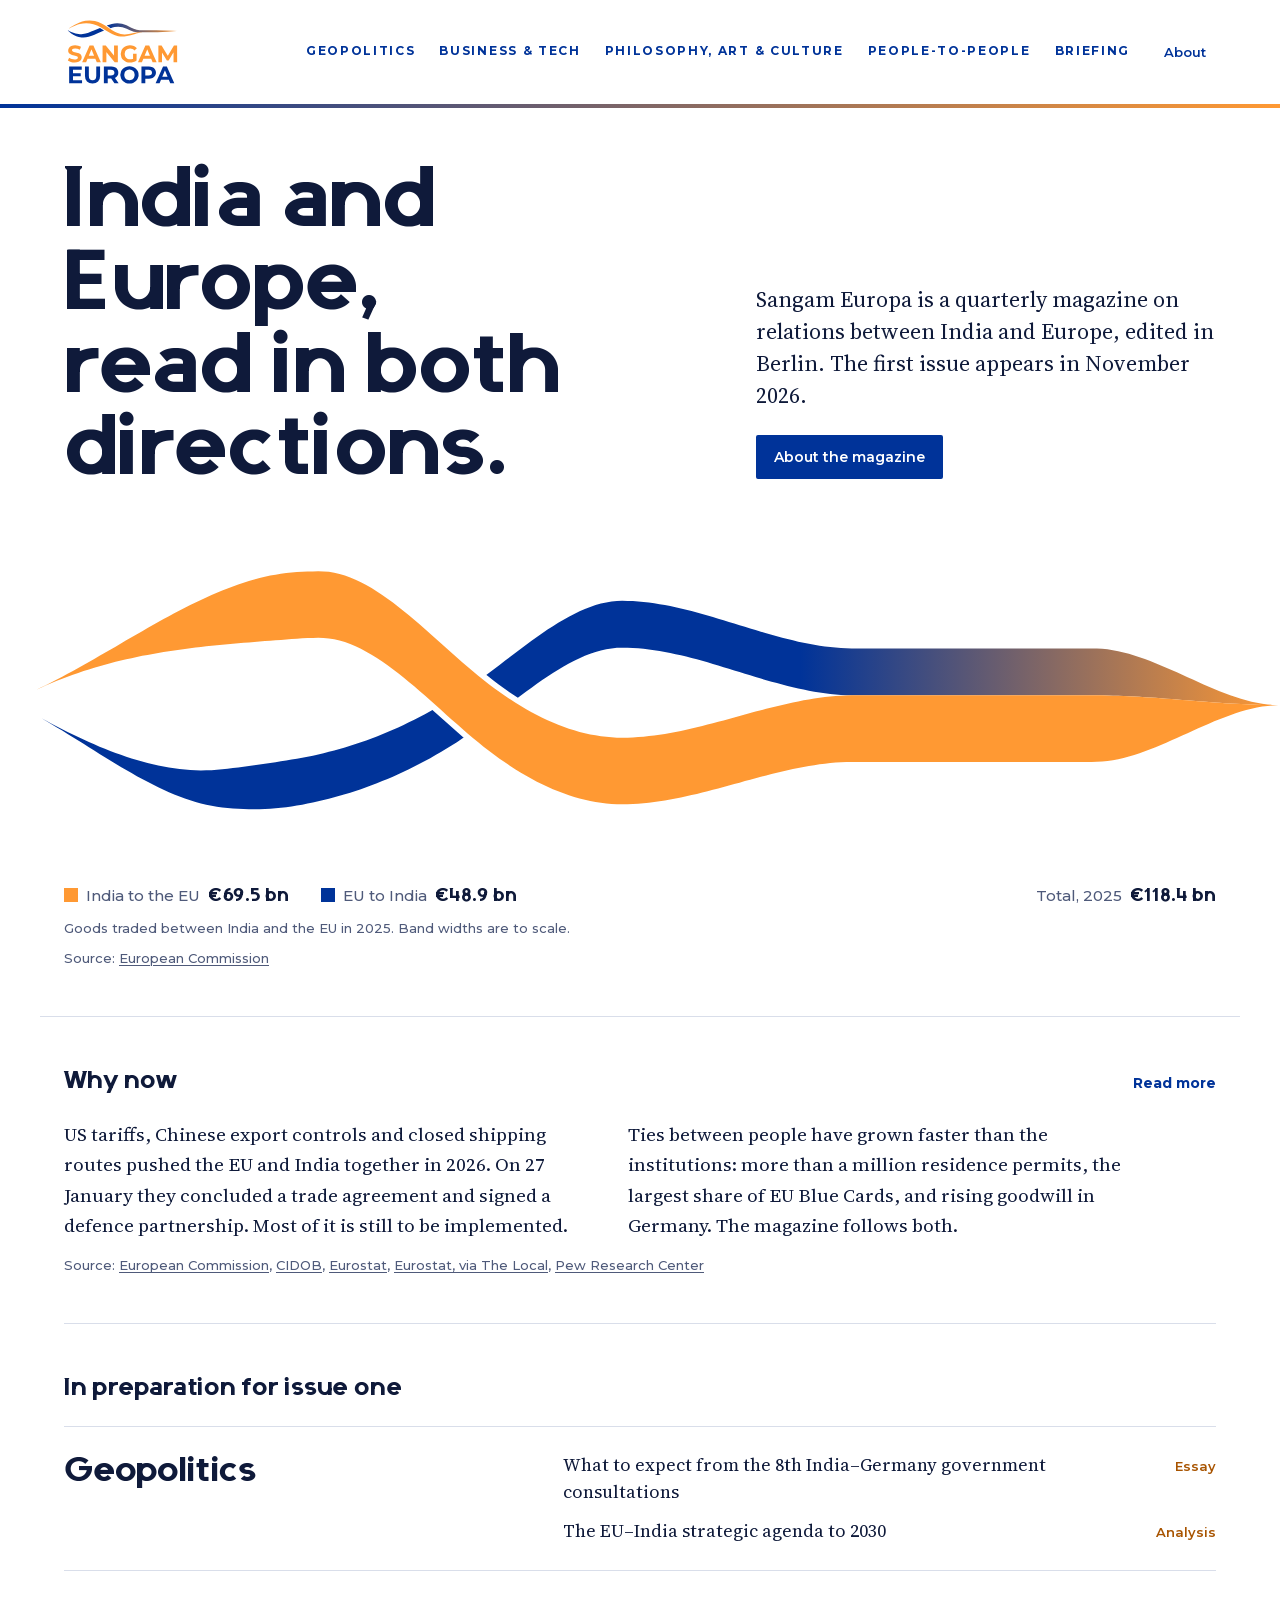
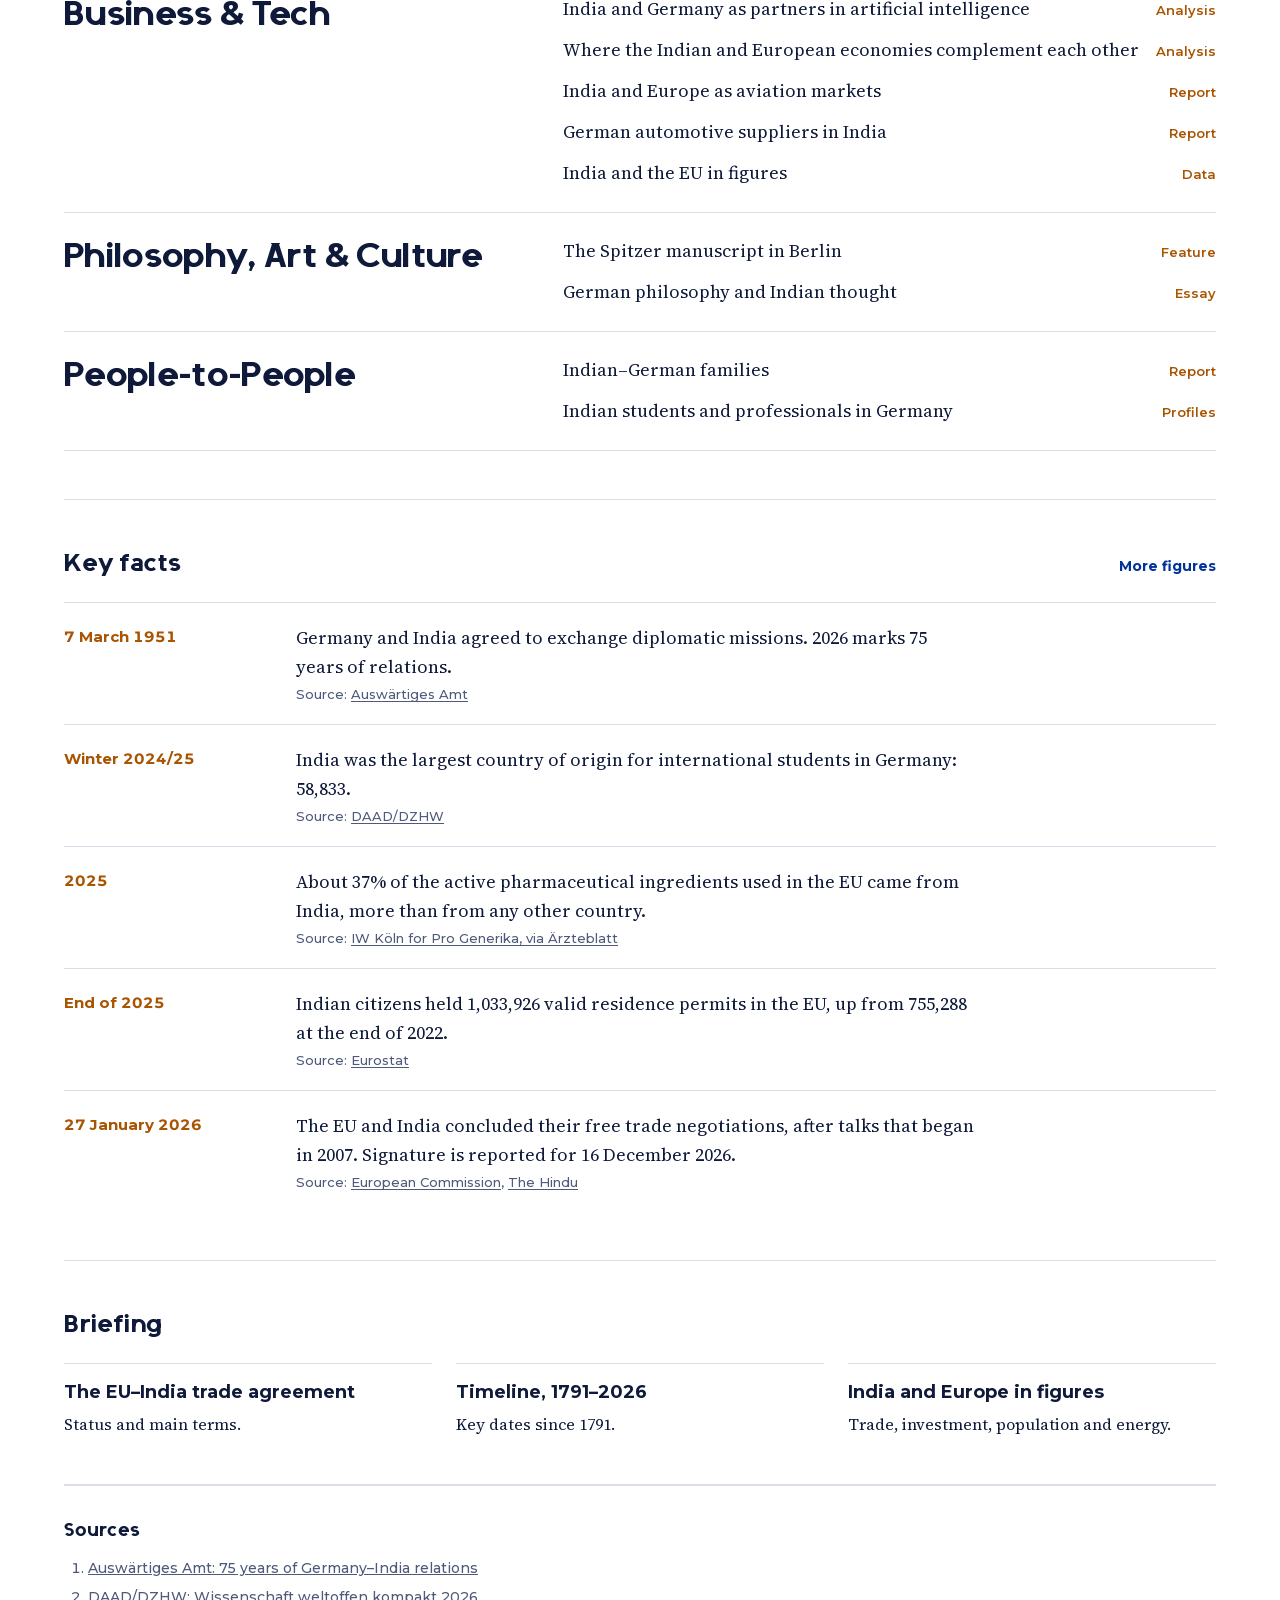
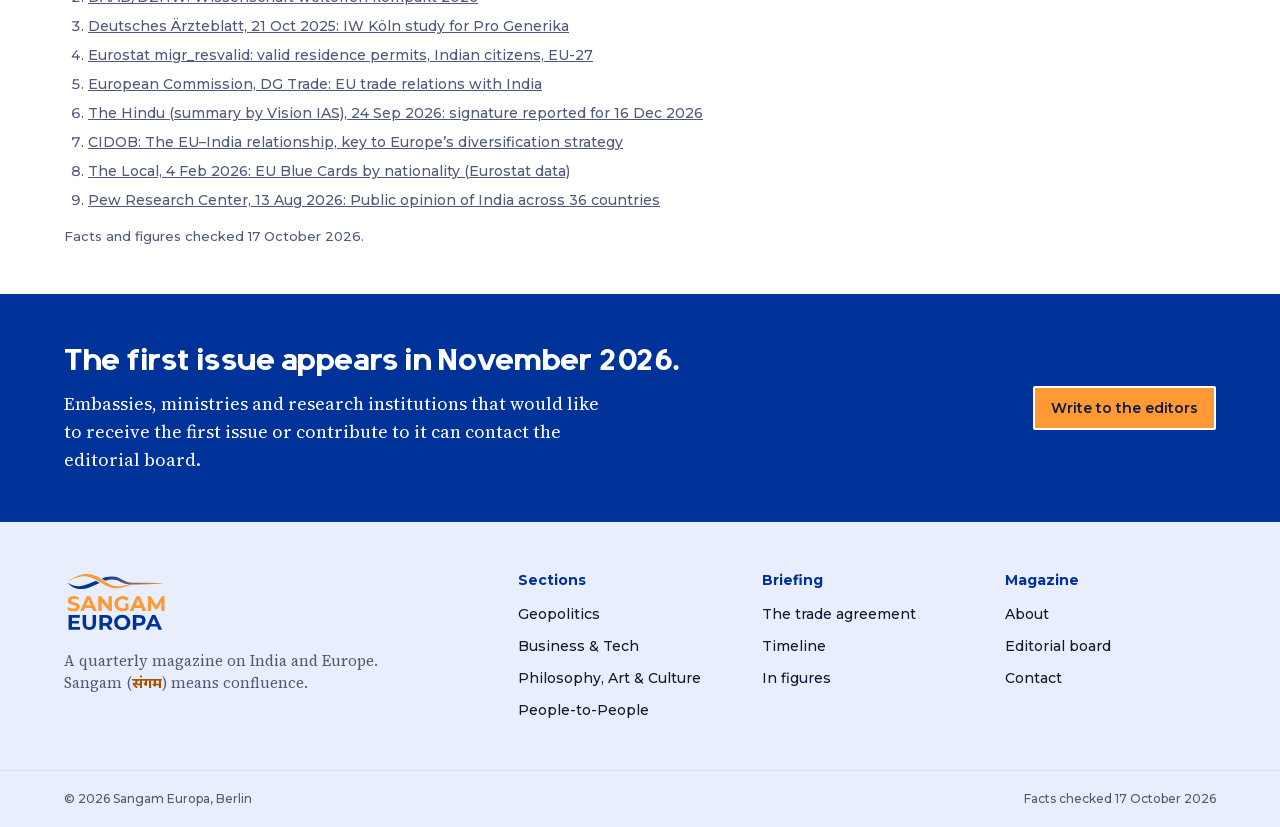
<file: public/index.html>
<!doctype html>
<html lang="en">
<head>
<meta charset="utf-8">
<meta name="viewport" content="width=device-width, initial-scale=1">
<title>A quarterly magazine on India and Europe | Sangam Europa</title>
<meta name="color-scheme" content="light dark">
<meta name="description" content="Sangam Europa, a quarterly magazine on India and Europe.">
<link rel="icon" href="assets/favicon.png">
<link rel="preload" href="assets/fonts/source-serif-4-latin.woff2" as="font" type="font/woff2" crossorigin><link rel="preload" href="assets/fonts/montserrat-latin.woff2" as="font" type="font/woff2" crossorigin><link rel="stylesheet" href="assets/fonts/fonts.css">
<link rel="stylesheet" href="assets/tokens.css">
<link rel="stylesheet" href="assets/site.css">
<link rel="stylesheet" href="assets/briefing.css">
<noscript><style>.menu-btn { display: none; } @media (max-width: 899px) { .masthead { position: static; } .nav-mobile { display: grid; } }</style></noscript>
</head>
<body>
<a class="skip" href="#main">Skip to content</a>
<header class="masthead" onkeydown="var n=document.getElementById('nav-mobile');if(event.key==='Escape'&amp;&amp;n.classList.contains('open')){n.classList.remove('open');var b=this.querySelector('.menu-btn');b.setAttribute('aria-expanded','false');b.focus()}">
 <div class="wrap">
  <div class="masthead-row">
   <a class="brand" href="index.html" aria-label="Sangam Europa home"><picture><source srcset="assets/logo-white.svg" media="(prefers-color-scheme: dark)"><img src="assets/logo.svg" alt="Sangam Europa"></picture></a>
   <nav class="nav" aria-label="Sections"><a href="geopolitics.html">Geopolitics</a><a href="business-tech.html">Business &amp; Tech</a><a href="culture.html">Philosophy, Art &amp; Culture</a><a href="people.html">People-to-People</a><a href="briefing.html">Briefing</a></nav>
   <div class="masthead-action">
    <a class="btn btn-quiet btn-sm" href="about.html"><span>About</span></a>
    <button class="menu-btn" type="button" aria-expanded="false" aria-controls="nav-mobile" onclick="var n=document.getElementById('nav-mobile');var o=n.classList.toggle('open');this.setAttribute('aria-expanded',o)">Menu</button>
   </div>
  </div>
  <nav class="nav-mobile" id="nav-mobile" aria-label="Sections"><a href="geopolitics.html">Geopolitics</a><a href="business-tech.html">Business &amp; Tech</a><a href="culture.html">Philosophy, Art &amp; Culture</a><a href="people.html">People-to-People</a><a href="briefing.html">Briefing</a><a href="about.html">About</a></nav>
 </div>
 <div class="rule" aria-hidden="true"></div>
</header>
<main id="main">

<section class="opening" aria-labelledby="hero-h">
 <div class="wrap opening-grid">
  <h1 class="headline-xl" id="hero-h">India and Europe, read in both directions.</h1>
  <div class="opening-side">
   <p class="standfirst">Sangam Europa is a quarterly magazine on relations between India and Europe, edited in Berlin. The first issue appears in November 2026.</p>
   <p><a class="btn btn-primary" href="about.html"><span>About the magazine</span></a></p>
  </div>
 </div>
 <figure class="river">
  <svg class="river-svg" viewBox="0 0 1440 440" preserveAspectRatio="none" aria-hidden="true" focusable="false">
  <defs>
   <linearGradient id="tailgrad" gradientUnits="userSpaceOnUse" x1="900" y1="0" x2="1440" y2="0"><stop offset="0" class="stop-blue"/><stop offset="1" class="stop-saffron"/></linearGradient>
   <clipPath id="crossing"><rect x="470" y="0" width="150" height="440"/></clipPath>
   <clipPath id="reveal"><rect class="reveal" x="0" y="0" width="1440" height="440"/></clipPath>
  </defs>
  <g clip-path="url(#reveal)">
   <path class="cur-blue" d="M40.0,238.0 L46.0,241.9 L52.0,245.7 L58.0,249.5 L64.0,253.1 L70.0,256.8 L76.0,260.3 L82.0,263.8 L88.0,267.2 L94.0,270.5 L100.0,273.7 L106.0,276.8 L112.0,279.8 L118.0,282.7 L124.0,285.5 L130.0,288.2 L136.0,290.7 L142.0,293.2 L148.0,295.5 L154.0,297.6 L160.0,299.6 L166.0,301.5 L172.0,303.2 L178.0,304.8 L184.0,306.2 L190.0,307.4 L196.0,308.5 L202.0,309.4 L208.0,310.1 L214.0,310.7 L220.0,311.0 L226.0,311.2 L232.0,311.1 L238.0,310.9 L244.0,310.5 L250.0,309.8 L256.0,309.0 L262.0,308.2 L268.0,307.3 L274.0,306.4 L280.0,305.5 L286.0,304.5 L292.0,303.5 L298.0,302.4 L304.0,301.4 L310.0,300.3 L316.0,299.2 L322.0,298.1 L328.0,296.9 L334.0,295.8 L340.0,294.5 L346.0,293.1 L352.0,291.7 L358.0,290.1 L364.0,288.5 L370.0,286.7 L376.0,284.9 L382.0,282.9 L388.0,280.9 L394.0,278.7 L400.0,276.4 L406.0,274.1 L412.0,271.6 L418.0,269.0 L424.0,266.3 L430.0,263.5 L436.0,260.6 L442.0,257.5 L448.0,254.4 L454.0,251.1 L460.0,247.7 L466.0,244.2 L472.0,240.6 L478.0,236.9 L484.0,233.0 L490.0,229.1 L496.0,225.0 L502.0,220.7 L508.0,216.4 L514.0,211.9 L520.0,207.3 L526.0,202.6 L532.0,197.7 L538.0,192.7 L544.0,187.6 L550.0,182.4 L556.0,177.1 L562.0,171.8 L568.0,166.4 L574.0,161.0 L580.0,155.6 L586.0,150.3 L592.0,145.1 L598.0,139.9 L604.0,134.8 L610.0,129.9 L616.0,125.1 L622.0,120.5 L628.0,116.1 L634.0,111.9 L640.0,108.0 L646.0,104.3 L652.0,100.9 L658.0,97.8 L664.0,95.1 L670.0,92.7 L676.0,90.7 L682.0,89.1 L688.0,88.0 L694.0,87.3 L700.0,87.0 L706.0,87.1 L712.0,87.4 L718.0,87.9 L724.0,88.5 L730.0,89.3 L736.0,90.3 L742.0,91.4 L748.0,92.7 L754.0,94.0 L760.0,95.5 L766.0,97.1 L772.0,98.8 L778.0,100.6 L784.0,102.5 L790.0,104.4 L796.0,106.4 L802.0,108.5 L808.0,110.6 L814.0,112.7 L820.0,114.9 L826.0,117.1 L832.0,119.2 L838.0,121.4 L844.0,123.6 L850.0,125.7 L856.0,127.8 L862.0,129.9 L868.0,131.9 L874.0,133.9 L880.0,135.8 L886.0,137.6 L892.0,139.3 L898.0,141.0 L904.0,142.5 L910.0,143.9 L916.0,145.2 L922.0,146.4 L928.0,147.4 L934.0,148.2 L940.0,148.9 L946.0,149.5 L952.0,149.8 L958.0,150.0 L964.0,150.0 L970.0,150.0 L976.0,150.0 L982.0,150.0 L988.0,150.0 L994.0,150.0 L1000.0,150.0 L1006.0,150.0 L1012.0,150.0 L1018.0,150.0 L1024.0,150.0 L1030.0,150.0 L1036.0,150.0 L1042.0,150.0 L1048.0,150.0 L1054.0,150.0 L1060.0,150.0 L1066.0,150.0 L1072.0,150.0 L1078.0,150.0 L1084.0,150.0 L1090.0,150.0 L1096.0,150.0 L1102.0,150.0 L1108.0,150.0 L1114.0,150.0 L1120.0,150.0 L1126.0,150.0 L1132.0,150.0 L1138.0,150.0 L1144.0,150.0 L1150.0,150.0 L1156.0,150.0 L1162.0,150.0 L1168.0,150.0 L1174.0,150.0 L1180.0,150.0 L1186.0,150.0 L1192.0,150.0 L1198.0,150.0 L1204.0,150.0 L1210.0,150.0 L1216.0,150.0 L1222.0,150.0 L1228.0,150.0 L1234.0,150.1 L1240.0,150.5 L1246.0,151.2 L1252.0,152.3 L1258.0,153.6 L1264.0,155.3 L1270.0,157.1 L1276.0,159.2 L1282.0,161.5 L1288.0,164.0 L1294.0,166.7 L1300.0,169.4 L1306.0,172.4 L1312.0,175.4 L1318.0,178.5 L1324.0,181.6 L1330.0,184.8 L1336.0,188.0 L1342.0,191.2 L1348.0,194.4 L1354.0,197.6 L1360.0,200.6 L1366.0,203.6 L1372.0,206.5 L1378.0,209.2 L1384.0,211.8 L1390.0,214.3 L1396.0,216.5 L1402.0,218.5 L1408.0,220.3 L1414.0,221.8 L1420.0,223.1 L1426.0,224.0 L1432.0,224.7 L1438.0,225.0 L1438.0,225.0 L1432.0,224.9 L1426.0,224.8 L1420.0,224.7 L1414.0,224.4 L1408.0,224.2 L1402.0,223.9 L1396.0,223.5 L1390.0,223.1 L1384.0,222.7 L1378.0,222.3 L1372.0,221.8 L1366.0,221.3 L1360.0,220.8 L1354.0,220.2 L1348.0,219.7 L1342.0,219.1 L1336.0,218.6 L1330.0,218.0 L1324.0,217.5 L1318.0,216.9 L1312.0,216.4 L1306.0,215.8 L1300.0,215.3 L1294.0,214.8 L1288.0,214.4 L1282.0,214.0 L1276.0,213.6 L1270.0,213.2 L1264.0,212.9 L1258.0,212.6 L1252.0,212.4 L1246.0,212.2 L1240.0,212.0 L1234.0,212.0 L1228.0,212.0 L1222.0,212.0 L1216.0,212.0 L1210.0,212.0 L1204.0,212.0 L1198.0,212.0 L1192.0,212.0 L1186.0,212.0 L1180.0,212.0 L1174.0,212.0 L1168.0,212.0 L1162.0,212.0 L1156.0,212.0 L1150.0,212.0 L1144.0,212.0 L1138.0,212.0 L1132.0,212.0 L1126.0,212.0 L1120.0,212.0 L1114.0,212.0 L1108.0,212.0 L1102.0,212.0 L1096.0,212.0 L1090.0,212.0 L1084.0,212.0 L1078.0,212.0 L1072.0,212.0 L1066.0,212.0 L1060.0,212.0 L1054.0,212.0 L1048.0,212.0 L1042.0,212.0 L1036.0,212.0 L1030.0,212.0 L1024.0,212.0 L1018.0,212.0 L1012.0,212.0 L1006.0,212.0 L1000.0,212.0 L994.0,212.0 L988.0,212.0 L982.0,212.0 L976.0,212.0 L970.0,212.0 L964.0,212.0 L958.0,211.9 L952.0,211.8 L946.0,211.4 L940.0,210.9 L934.0,210.2 L928.0,209.3 L922.0,208.3 L916.0,207.2 L910.0,205.9 L904.0,204.4 L898.0,202.9 L892.0,201.3 L886.0,199.6 L880.0,197.7 L874.0,195.8 L868.0,193.9 L862.0,191.9 L856.0,189.8 L850.0,187.7 L844.0,185.5 L838.0,183.4 L832.0,181.2 L826.0,179.0 L820.0,176.8 L814.0,174.7 L808.0,172.5 L802.0,170.4 L796.0,168.4 L790.0,166.4 L784.0,164.4 L778.0,162.6 L772.0,160.8 L766.0,159.1 L760.0,157.5 L754.0,156.0 L748.0,154.6 L742.0,153.4 L736.0,152.3 L730.0,151.3 L724.0,150.5 L718.0,149.8 L712.0,149.4 L706.0,149.1 L700.0,149.0 L694.0,149.2 L688.0,149.9 L682.0,151.1 L676.0,152.7 L670.0,154.7 L664.0,157.1 L658.0,159.8 L652.0,162.9 L646.0,166.3 L640.0,169.9 L634.0,173.9 L628.0,178.1 L622.0,182.5 L616.0,187.1 L610.0,191.8 L604.0,196.8 L598.0,201.8 L592.0,207.0 L586.0,212.3 L580.0,217.6 L574.0,223.0 L568.0,228.3 L562.0,233.7 L556.0,239.0 L550.0,244.3 L544.0,249.6 L538.0,254.7 L532.0,259.7 L526.0,264.5 L520.0,269.2 L514.0,273.9 L508.0,278.3 L502.0,282.7 L496.0,286.9 L490.0,291.0 L484.0,295.0 L478.0,298.8 L472.0,302.6 L466.0,306.2 L460.0,309.7 L454.0,313.1 L448.0,316.3 L442.0,319.5 L436.0,322.5 L430.0,325.4 L424.0,328.2 L418.0,330.9 L412.0,333.5 L406.0,336.0 L400.0,338.4 L394.0,340.7 L388.0,342.8 L382.0,344.9 L376.0,346.8 L370.0,348.7 L364.0,350.4 L358.0,352.1 L352.0,353.6 L346.0,355.1 L340.0,356.5 L334.0,357.7 L328.0,358.9 L322.0,359.9 L316.0,360.7 L310.0,361.4 L304.0,361.9 L298.0,362.3 L292.0,362.5 L286.0,362.6 L280.0,362.5 L274.0,362.3 L268.0,362.0 L262.0,361.5 L256.0,360.9 L250.0,360.2 L244.0,359.3 L238.0,358.1 L232.0,356.7 L226.0,354.9 L220.0,353.0 L214.0,350.8 L208.0,348.4 L202.0,345.8 L196.0,343.0 L190.0,340.0 L184.0,336.9 L178.0,333.5 L172.0,330.0 L166.0,326.4 L160.0,322.7 L154.0,318.8 L148.0,314.8 L142.0,310.8 L136.0,306.6 L130.0,302.4 L124.0,298.1 L118.0,293.8 L112.0,289.4 L106.0,285.0 L100.0,280.6 L94.0,276.1 L88.0,271.7 L82.0,267.3 L76.0,263.0 L70.0,258.6 L64.0,254.4 L58.0,250.1 L52.0,246.0 L46.0,242.0 L40.0,238.0 Z" fill="url(#tailgrad)"/>
   <path class="cur-gap" d="M40.0,205.0 L46.0,201.6 L52.0,198.2 L58.0,194.7 L64.0,191.0 L70.0,187.3 L76.0,183.6 L82.0,179.7 L88.0,175.8 L94.0,171.9 L100.0,167.9 L106.0,163.9 L112.0,159.8 L118.0,155.8 L124.0,151.7 L130.0,147.6 L136.0,143.4 L142.0,139.3 L148.0,135.2 L154.0,131.1 L160.0,127.1 L166.0,123.1 L172.0,119.1 L178.0,115.1 L184.0,111.2 L190.0,107.4 L196.0,103.6 L202.0,99.9 L208.0,96.2 L214.0,92.7 L220.0,89.2 L226.0,85.8 L232.0,82.5 L238.0,79.4 L244.0,76.3 L250.0,73.4 L256.0,70.6 L262.0,68.0 L268.0,65.4 L274.0,63.1 L280.0,60.9 L286.0,58.8 L292.0,56.9 L298.0,55.2 L304.0,53.7 L310.0,52.4 L316.0,51.2 L322.0,50.3 L328.0,49.6 L334.0,49.0 L340.0,48.6 L346.0,48.3 L352.0,48.1 L358.0,48.0 L364.0,48.1 L370.0,48.7 L376.0,49.9 L382.0,51.5 L388.0,53.6 L394.0,56.1 L400.0,59.1 L406.0,62.4 L412.0,66.1 L418.0,70.2 L424.0,74.6 L430.0,79.2 L436.0,84.2 L442.0,89.3 L448.0,94.8 L454.0,100.4 L460.0,106.1 L466.0,112.1 L472.0,118.1 L478.0,124.3 L484.0,130.5 L490.0,136.8 L496.0,143.1 L502.0,149.4 L508.0,155.7 L514.0,162.0 L520.0,168.2 L526.0,174.3 L532.0,180.2 L538.0,186.1 L544.0,191.7 L550.0,197.2 L556.0,202.5 L562.0,207.6 L568.0,212.6 L574.0,217.3 L580.0,221.9 L586.0,226.2 L592.0,230.3 L598.0,234.3 L604.0,238.0 L610.0,241.6 L616.0,244.9 L622.0,248.0 L628.0,250.9 L634.0,253.6 L640.0,256.0 L646.0,258.3 L652.0,260.3 L658.0,262.1 L664.0,263.6 L670.0,264.9 L676.0,266.0 L682.0,266.9 L688.0,267.5 L694.0,267.9 L700.0,268.0 L706.0,267.9 L712.0,267.6 L718.0,267.2 L724.0,266.6 L730.0,265.9 L736.0,265.1 L742.0,264.1 L748.0,263.0 L754.0,261.7 L760.0,260.4 L766.0,259.0 L772.0,257.5 L778.0,255.9 L784.0,254.2 L790.0,252.5 L796.0,250.7 L802.0,248.9 L808.0,247.0 L814.0,245.1 L820.0,243.2 L826.0,241.3 L832.0,239.3 L838.0,237.4 L844.0,235.5 L850.0,233.5 L856.0,231.7 L862.0,229.8 L868.0,228.0 L874.0,226.3 L880.0,224.6 L886.0,223.0 L892.0,221.4 L898.0,220.0 L904.0,218.6 L910.0,217.4 L916.0,216.2 L922.0,215.2 L928.0,214.3 L934.0,213.5 L940.0,212.9 L946.0,212.4 L952.0,212.1 L958.0,212.0 L964.0,212.0 L970.0,212.0 L976.0,212.0 L982.0,212.0 L988.0,212.0 L994.0,212.0 L1000.0,212.0 L1006.0,212.0 L1012.0,212.0 L1018.0,212.0 L1024.0,212.0 L1030.0,212.0 L1036.0,212.0 L1042.0,212.0 L1048.0,212.0 L1054.0,212.0 L1060.0,212.0 L1066.0,212.0 L1072.0,212.0 L1078.0,212.0 L1084.0,212.0 L1090.0,212.0 L1096.0,212.0 L1102.0,212.0 L1108.0,212.0 L1114.0,212.0 L1120.0,212.0 L1126.0,212.0 L1132.0,212.0 L1138.0,212.0 L1144.0,212.0 L1150.0,212.0 L1156.0,212.0 L1162.0,212.0 L1168.0,212.0 L1174.0,212.0 L1180.0,212.0 L1186.0,212.0 L1192.0,212.0 L1198.0,212.0 L1204.0,212.0 L1210.0,212.0 L1216.0,212.0 L1222.0,212.0 L1228.0,212.0 L1234.0,212.0 L1240.0,212.0 L1246.0,212.2 L1252.0,212.4 L1258.0,212.6 L1264.0,212.9 L1270.0,213.2 L1276.0,213.6 L1282.0,214.0 L1288.0,214.4 L1294.0,214.8 L1300.0,215.3 L1306.0,215.8 L1312.0,216.4 L1318.0,216.9 L1324.0,217.5 L1330.0,218.0 L1336.0,218.6 L1342.0,219.1 L1348.0,219.7 L1354.0,220.2 L1360.0,220.8 L1366.0,221.3 L1372.0,221.8 L1378.0,222.3 L1384.0,222.7 L1390.0,223.1 L1396.0,223.5 L1402.0,223.9 L1408.0,224.2 L1414.0,224.4 L1420.0,224.7 L1426.0,224.8 L1432.0,224.9 L1438.0,225.0 L1438.0,225.0 L1432.0,225.3 L1426.0,226.0 L1420.0,226.9 L1414.0,228.2 L1408.0,229.7 L1402.0,231.5 L1396.0,233.5 L1390.0,235.7 L1384.0,238.2 L1378.0,240.8 L1372.0,243.5 L1366.0,246.4 L1360.0,249.4 L1354.0,252.4 L1348.0,255.6 L1342.0,258.8 L1336.0,262.0 L1330.0,265.2 L1324.0,268.4 L1318.0,271.5 L1312.0,274.6 L1306.0,277.6 L1300.0,280.6 L1294.0,283.3 L1288.0,286.0 L1282.0,288.5 L1276.0,290.8 L1270.0,292.9 L1264.0,294.7 L1258.0,296.4 L1252.0,297.7 L1246.0,298.8 L1240.0,299.5 L1234.0,299.9 L1228.0,300.0 L1222.0,300.0 L1216.0,300.0 L1210.0,300.0 L1204.0,300.0 L1198.0,300.0 L1192.0,300.0 L1186.0,300.0 L1180.0,300.0 L1174.0,300.0 L1168.0,300.0 L1162.0,300.0 L1156.0,300.0 L1150.0,300.0 L1144.0,300.0 L1138.0,300.0 L1132.0,300.0 L1126.0,300.0 L1120.0,300.0 L1114.0,300.0 L1108.0,300.0 L1102.0,300.0 L1096.0,300.0 L1090.0,300.0 L1084.0,300.0 L1078.0,300.0 L1072.0,300.0 L1066.0,300.0 L1060.0,300.0 L1054.0,300.0 L1048.0,300.0 L1042.0,300.0 L1036.0,300.0 L1030.0,300.0 L1024.0,300.0 L1018.0,300.0 L1012.0,300.0 L1006.0,300.0 L1000.0,300.0 L994.0,300.0 L988.0,300.0 L982.0,300.0 L976.0,300.0 L970.0,300.0 L964.0,300.0 L958.0,300.0 L952.0,300.2 L946.0,300.5 L940.0,300.9 L934.0,301.6 L928.0,302.3 L922.0,303.2 L916.0,304.3 L910.0,305.4 L904.0,306.7 L898.0,308.0 L892.0,309.5 L886.0,311.0 L880.0,312.6 L874.0,314.3 L868.0,316.1 L862.0,317.9 L856.0,319.7 L850.0,321.6 L844.0,323.5 L838.0,325.4 L832.0,327.4 L826.0,329.3 L820.0,331.2 L814.0,333.2 L808.0,335.1 L802.0,336.9 L796.0,338.8 L790.0,340.5 L784.0,342.3 L778.0,343.9 L772.0,345.5 L766.0,347.0 L760.0,348.5 L754.0,349.8 L748.0,351.0 L742.0,352.1 L736.0,353.1 L730.0,354.0 L724.0,354.7 L718.0,355.3 L712.0,355.7 L706.0,355.9 L700.0,356.0 L694.0,355.9 L688.0,355.5 L682.0,354.9 L676.0,354.1 L670.0,353.0 L664.0,351.7 L658.0,350.1 L652.0,348.3 L646.0,346.3 L640.0,344.1 L634.0,341.6 L628.0,338.9 L622.0,336.0 L616.0,332.9 L610.0,329.6 L604.0,326.1 L598.0,322.3 L592.0,318.4 L586.0,314.2 L580.0,309.9 L574.0,305.4 L568.0,300.6 L562.0,295.7 L556.0,290.6 L550.0,285.3 L544.0,279.8 L538.0,274.1 L532.0,268.3 L526.0,262.3 L520.0,256.2 L514.0,250.0 L508.0,243.8 L502.0,237.5 L496.0,231.2 L490.0,224.8 L484.0,218.6 L478.0,212.3 L472.0,206.2 L466.0,200.1 L460.0,194.2 L454.0,188.4 L448.0,182.8 L442.0,177.4 L436.0,172.2 L430.0,167.3 L424.0,162.6 L418.0,158.2 L412.0,154.2 L406.0,150.5 L400.0,147.1 L394.0,144.2 L388.0,141.6 L382.0,139.5 L376.0,137.9 L370.0,136.8 L364.0,136.1 L358.0,136.0 L352.0,136.1 L346.0,136.3 L340.0,136.6 L334.0,137.1 L328.0,137.6 L322.0,138.1 L316.0,138.7 L310.0,139.2 L304.0,139.8 L298.0,140.3 L292.0,140.8 L286.0,141.4 L280.0,142.0 L274.0,142.5 L268.0,143.1 L262.0,143.7 L256.0,144.4 L250.0,145.1 L244.0,145.7 L238.0,146.5 L232.0,147.2 L226.0,148.0 L220.0,148.8 L214.0,149.7 L208.0,150.6 L202.0,151.6 L196.0,152.6 L190.0,153.7 L184.0,154.8 L178.0,155.9 L172.0,157.2 L166.0,158.5 L160.0,159.8 L154.0,161.3 L148.0,162.8 L142.0,164.3 L136.0,166.0 L130.0,167.7 L124.0,169.5 L118.0,171.4 L112.0,173.4 L106.0,175.5 L100.0,177.7 L94.0,179.9 L88.0,182.3 L82.0,184.7 L76.0,187.3 L70.0,190.0 L64.0,192.7 L58.0,195.6 L52.0,198.6 L46.0,201.8 L40.0,205.0 Z" clip-path="url(#crossing)"/>
   <path class="cur-saffron" d="M40.0,205.0 L46.0,201.6 L52.0,198.2 L58.0,194.7 L64.0,191.0 L70.0,187.3 L76.0,183.6 L82.0,179.7 L88.0,175.8 L94.0,171.9 L100.0,167.9 L106.0,163.9 L112.0,159.8 L118.0,155.8 L124.0,151.7 L130.0,147.6 L136.0,143.4 L142.0,139.3 L148.0,135.2 L154.0,131.1 L160.0,127.1 L166.0,123.1 L172.0,119.1 L178.0,115.1 L184.0,111.2 L190.0,107.4 L196.0,103.6 L202.0,99.9 L208.0,96.2 L214.0,92.7 L220.0,89.2 L226.0,85.8 L232.0,82.5 L238.0,79.4 L244.0,76.3 L250.0,73.4 L256.0,70.6 L262.0,68.0 L268.0,65.4 L274.0,63.1 L280.0,60.9 L286.0,58.8 L292.0,56.9 L298.0,55.2 L304.0,53.7 L310.0,52.4 L316.0,51.2 L322.0,50.3 L328.0,49.6 L334.0,49.0 L340.0,48.6 L346.0,48.3 L352.0,48.1 L358.0,48.0 L364.0,48.1 L370.0,48.7 L376.0,49.9 L382.0,51.5 L388.0,53.6 L394.0,56.1 L400.0,59.1 L406.0,62.4 L412.0,66.1 L418.0,70.2 L424.0,74.6 L430.0,79.2 L436.0,84.2 L442.0,89.3 L448.0,94.8 L454.0,100.4 L460.0,106.1 L466.0,112.1 L472.0,118.1 L478.0,124.3 L484.0,130.5 L490.0,136.8 L496.0,143.1 L502.0,149.4 L508.0,155.7 L514.0,162.0 L520.0,168.2 L526.0,174.3 L532.0,180.2 L538.0,186.1 L544.0,191.7 L550.0,197.2 L556.0,202.5 L562.0,207.6 L568.0,212.6 L574.0,217.3 L580.0,221.9 L586.0,226.2 L592.0,230.3 L598.0,234.3 L604.0,238.0 L610.0,241.6 L616.0,244.9 L622.0,248.0 L628.0,250.9 L634.0,253.6 L640.0,256.0 L646.0,258.3 L652.0,260.3 L658.0,262.1 L664.0,263.6 L670.0,264.9 L676.0,266.0 L682.0,266.9 L688.0,267.5 L694.0,267.9 L700.0,268.0 L706.0,267.9 L712.0,267.6 L718.0,267.2 L724.0,266.6 L730.0,265.9 L736.0,265.1 L742.0,264.1 L748.0,263.0 L754.0,261.7 L760.0,260.4 L766.0,259.0 L772.0,257.5 L778.0,255.9 L784.0,254.2 L790.0,252.5 L796.0,250.7 L802.0,248.9 L808.0,247.0 L814.0,245.1 L820.0,243.2 L826.0,241.3 L832.0,239.3 L838.0,237.4 L844.0,235.5 L850.0,233.5 L856.0,231.7 L862.0,229.8 L868.0,228.0 L874.0,226.3 L880.0,224.6 L886.0,223.0 L892.0,221.4 L898.0,220.0 L904.0,218.6 L910.0,217.4 L916.0,216.2 L922.0,215.2 L928.0,214.3 L934.0,213.5 L940.0,212.9 L946.0,212.4 L952.0,212.1 L958.0,212.0 L964.0,212.0 L970.0,212.0 L976.0,212.0 L982.0,212.0 L988.0,212.0 L994.0,212.0 L1000.0,212.0 L1006.0,212.0 L1012.0,212.0 L1018.0,212.0 L1024.0,212.0 L1030.0,212.0 L1036.0,212.0 L1042.0,212.0 L1048.0,212.0 L1054.0,212.0 L1060.0,212.0 L1066.0,212.0 L1072.0,212.0 L1078.0,212.0 L1084.0,212.0 L1090.0,212.0 L1096.0,212.0 L1102.0,212.0 L1108.0,212.0 L1114.0,212.0 L1120.0,212.0 L1126.0,212.0 L1132.0,212.0 L1138.0,212.0 L1144.0,212.0 L1150.0,212.0 L1156.0,212.0 L1162.0,212.0 L1168.0,212.0 L1174.0,212.0 L1180.0,212.0 L1186.0,212.0 L1192.0,212.0 L1198.0,212.0 L1204.0,212.0 L1210.0,212.0 L1216.0,212.0 L1222.0,212.0 L1228.0,212.0 L1234.0,212.0 L1240.0,212.0 L1246.0,212.2 L1252.0,212.4 L1258.0,212.6 L1264.0,212.9 L1270.0,213.2 L1276.0,213.6 L1282.0,214.0 L1288.0,214.4 L1294.0,214.8 L1300.0,215.3 L1306.0,215.8 L1312.0,216.4 L1318.0,216.9 L1324.0,217.5 L1330.0,218.0 L1336.0,218.6 L1342.0,219.1 L1348.0,219.7 L1354.0,220.2 L1360.0,220.8 L1366.0,221.3 L1372.0,221.8 L1378.0,222.3 L1384.0,222.7 L1390.0,223.1 L1396.0,223.5 L1402.0,223.9 L1408.0,224.2 L1414.0,224.4 L1420.0,224.7 L1426.0,224.8 L1432.0,224.9 L1438.0,225.0 L1438.0,225.0 L1432.0,225.3 L1426.0,226.0 L1420.0,226.9 L1414.0,228.2 L1408.0,229.7 L1402.0,231.5 L1396.0,233.5 L1390.0,235.7 L1384.0,238.2 L1378.0,240.8 L1372.0,243.5 L1366.0,246.4 L1360.0,249.4 L1354.0,252.4 L1348.0,255.6 L1342.0,258.8 L1336.0,262.0 L1330.0,265.2 L1324.0,268.4 L1318.0,271.5 L1312.0,274.6 L1306.0,277.6 L1300.0,280.6 L1294.0,283.3 L1288.0,286.0 L1282.0,288.5 L1276.0,290.8 L1270.0,292.9 L1264.0,294.7 L1258.0,296.4 L1252.0,297.7 L1246.0,298.8 L1240.0,299.5 L1234.0,299.9 L1228.0,300.0 L1222.0,300.0 L1216.0,300.0 L1210.0,300.0 L1204.0,300.0 L1198.0,300.0 L1192.0,300.0 L1186.0,300.0 L1180.0,300.0 L1174.0,300.0 L1168.0,300.0 L1162.0,300.0 L1156.0,300.0 L1150.0,300.0 L1144.0,300.0 L1138.0,300.0 L1132.0,300.0 L1126.0,300.0 L1120.0,300.0 L1114.0,300.0 L1108.0,300.0 L1102.0,300.0 L1096.0,300.0 L1090.0,300.0 L1084.0,300.0 L1078.0,300.0 L1072.0,300.0 L1066.0,300.0 L1060.0,300.0 L1054.0,300.0 L1048.0,300.0 L1042.0,300.0 L1036.0,300.0 L1030.0,300.0 L1024.0,300.0 L1018.0,300.0 L1012.0,300.0 L1006.0,300.0 L1000.0,300.0 L994.0,300.0 L988.0,300.0 L982.0,300.0 L976.0,300.0 L970.0,300.0 L964.0,300.0 L958.0,300.0 L952.0,300.2 L946.0,300.5 L940.0,300.9 L934.0,301.6 L928.0,302.3 L922.0,303.2 L916.0,304.3 L910.0,305.4 L904.0,306.7 L898.0,308.0 L892.0,309.5 L886.0,311.0 L880.0,312.6 L874.0,314.3 L868.0,316.1 L862.0,317.9 L856.0,319.7 L850.0,321.6 L844.0,323.5 L838.0,325.4 L832.0,327.4 L826.0,329.3 L820.0,331.2 L814.0,333.2 L808.0,335.1 L802.0,336.9 L796.0,338.8 L790.0,340.5 L784.0,342.3 L778.0,343.9 L772.0,345.5 L766.0,347.0 L760.0,348.5 L754.0,349.8 L748.0,351.0 L742.0,352.1 L736.0,353.1 L730.0,354.0 L724.0,354.7 L718.0,355.3 L712.0,355.7 L706.0,355.9 L700.0,356.0 L694.0,355.9 L688.0,355.5 L682.0,354.9 L676.0,354.1 L670.0,353.0 L664.0,351.7 L658.0,350.1 L652.0,348.3 L646.0,346.3 L640.0,344.1 L634.0,341.6 L628.0,338.9 L622.0,336.0 L616.0,332.9 L610.0,329.6 L604.0,326.1 L598.0,322.3 L592.0,318.4 L586.0,314.2 L580.0,309.9 L574.0,305.4 L568.0,300.6 L562.0,295.7 L556.0,290.6 L550.0,285.3 L544.0,279.8 L538.0,274.1 L532.0,268.3 L526.0,262.3 L520.0,256.2 L514.0,250.0 L508.0,243.8 L502.0,237.5 L496.0,231.2 L490.0,224.8 L484.0,218.6 L478.0,212.3 L472.0,206.2 L466.0,200.1 L460.0,194.2 L454.0,188.4 L448.0,182.8 L442.0,177.4 L436.0,172.2 L430.0,167.3 L424.0,162.6 L418.0,158.2 L412.0,154.2 L406.0,150.5 L400.0,147.1 L394.0,144.2 L388.0,141.6 L382.0,139.5 L376.0,137.9 L370.0,136.8 L364.0,136.1 L358.0,136.0 L352.0,136.1 L346.0,136.3 L340.0,136.6 L334.0,137.1 L328.0,137.6 L322.0,138.1 L316.0,138.7 L310.0,139.2 L304.0,139.8 L298.0,140.3 L292.0,140.8 L286.0,141.4 L280.0,142.0 L274.0,142.5 L268.0,143.1 L262.0,143.7 L256.0,144.4 L250.0,145.1 L244.0,145.7 L238.0,146.5 L232.0,147.2 L226.0,148.0 L220.0,148.8 L214.0,149.7 L208.0,150.6 L202.0,151.6 L196.0,152.6 L190.0,153.7 L184.0,154.8 L178.0,155.9 L172.0,157.2 L166.0,158.5 L160.0,159.8 L154.0,161.3 L148.0,162.8 L142.0,164.3 L136.0,166.0 L130.0,167.7 L124.0,169.5 L118.0,171.4 L112.0,173.4 L106.0,175.5 L100.0,177.7 L94.0,179.9 L88.0,182.3 L82.0,184.7 L76.0,187.3 L70.0,190.0 L64.0,192.7 L58.0,195.6 L52.0,198.6 L46.0,201.8 L40.0,205.0 Z"/>
  </g>
</svg>
  <figcaption class="wrap"><div class="river-key">
  <p><i class="sw c-saffron"></i><span>India to the EU</span><b>€69.5 bn</b></p>
  <p><i class="sw c-blue"></i><span>EU to India</span><b>€48.9 bn</b></p>
  <p class="sum"><span>Total, 2025</span><b>€118.4 bn</b></p>
</div><p class="caption">Goods traded between India and the EU in 2025. Band widths are to scale.</p><p class="src"><a href="https://webgate.ec.europa.eu/isdb_results/factsheets/country/details_india_en.pdf" rel="noopener" title="European Commission DG Trade country factsheet India (Eurostat Comext; dated 20-05-2026)">European Commission</a></p></figcaption>
 </figure>
</section>
<div class="wrap">
 <section class="section why" aria-labelledby="why-h">
  <div class="section-head"><h2 id="why-h">Why now</h2><a class="more" href="about.html">Read more</a></div>
  <div class="why-grid">
   <p>US tariffs, Chinese export controls and closed shipping routes pushed the EU and India together in 2026. On 27 January they concluded a trade agreement and signed a defence partnership. Most of it is still to be implemented.</p>
   <p>Ties between people have grown faster than the institutions: more than a million residence permits, the largest share of EU Blue Cards, and rising goodwill in Germany. The magazine follows both.</p>
  </div>
  <p class="src"><a href="https://policy.trade.ec.europa.eu/eu-trade-relationships-country-and-region/countries-and-regions/india_en" rel="noopener" title="European Commission, DG Trade: EU trade relations with India">European Commission</a>, <a href="https://www.cidob.org/en/publications/eu-india-relationship-key-europes-diversification-strategy" rel="noopener" title="CIDOB: The EU–India relationship, key to Europe’s diversification strategy">CIDOB</a>, <a href="https://ec.europa.eu/eurostat/api/dissemination/statistics/1.0/data/migr_resvalid?citizen=IN&amp;geo=EU27_2020&amp;reason=TOTAL&amp;duration=TOTAL&amp;unit=PER&amp;sinceTimePeriod=2022" rel="noopener" title="Eurostat migr_resvalid: valid residence permits, Indian citizens, EU-27">Eurostat</a>, <a href="https://www.thelocal.de/20260204/which-nationalities-get-the-most-eu-blue-cards-and-where-do-they-go" rel="noopener" title="The Local, 4 Feb 2026: EU Blue Cards by nationality (Eurostat data)">Eurostat, via The Local</a>, <a href="https://www.pewresearch.org/short-reads/2026/08/13/public-opinion-of-india-is-mixed-across-36-countries/" rel="noopener" title="Pew Research Center, 13 Aug 2026: Public opinion of India across 36 countries">Pew Research Center</a></p>
 </section>
 <section class="section" aria-labelledby="toc-h">
  <div class="section-head"><h2 id="toc-h">In preparation for issue one</h2></div>
  <div class="toc"><div class="toc-row"><h3><a href="geopolitics.html">Geopolitics</a></h3><ul><li><span class="t">What to expect from the 8th India–Germany government consultations</span><span class="f">Essay</span></li><li><span class="t">The EU–India strategic agenda to 2030</span><span class="f">Analysis</span></li></ul></div><div class="toc-row"><h3><a href="business-tech.html">Business &amp; Tech</a></h3><ul><li><span class="t">India and Germany as partners in artificial intelligence</span><span class="f">Analysis</span></li><li><span class="t">Where the Indian and European economies complement each other</span><span class="f">Analysis</span></li><li><span class="t">India and Europe as aviation markets</span><span class="f">Report</span></li><li><span class="t">German automotive suppliers in India</span><span class="f">Report</span></li><li><span class="t">India and the EU in figures</span><span class="f">Data</span></li></ul></div><div class="toc-row"><h3><a href="culture.html">Philosophy, Art &amp; Culture</a></h3><ul><li><span class="t">The Spitzer manuscript in Berlin</span><span class="f">Feature</span></li><li><span class="t">German philosophy and Indian thought</span><span class="f">Essay</span></li></ul></div><div class="toc-row"><h3><a href="people.html">People-to-People</a></h3><ul><li><span class="t">Indian–German families</span><span class="f">Report</span></li><li><span class="t">Indian students and professionals in Germany</span><span class="f">Profiles</span></li></ul></div></div>
 </section>
 <section class="section" aria-labelledby="now-h">
  <div class="section-head"><h2 id="now-h">Key facts</h2><a class="more" href="figures.html">More figures</a></div>
  <ol class="ledger"><li class="entry"><p class="when">7 March 1951</p><div><p>Germany and India agreed to exchange diplomatic missions. 2026 marks 75 years of relations.</p><p class="src"><a href="https://www.auswaertiges-amt.de/en/aussenpolitik/laenderinformationen/indien-node/75-years-india-germany-2759238" rel="noopener" title="Auswärtiges Amt: 75 years of Germany–India relations">Auswärtiges Amt</a></p></div></li><li class="entry"><p class="when">Winter 2024/25</p><div><p>India was the largest country of origin for international students in Germany: 58,833.</p><p class="src"><a href="https://www.pedocs.de/volltexte/2026/35348/pdf/Knuettgen_et_al_2026_Wissenschaft_weltoffen_kompakt.pdf" rel="noopener" title="DAAD/DZHW: Wissenschaft weltoffen kompakt 2026">DAAD/DZHW</a></p></div></li><li class="entry"><p class="when">2025</p><div><p>About 37% of the active pharmaceutical ingredients used in the EU came from India, more than from any other country.</p><p class="src"><a href="https://www.aerzteblatt.de/news/abhangigkeit-von-china-wachsendes-risiko-fur-arzneimittelversorgung-a771ebe9-f1a0-4a2d-b04e-ad73482016ef" rel="noopener" title="Deutsches Ärzteblatt, 21 Oct 2025: IW Köln study for Pro Generika">IW Köln for Pro Generika, via Ärzteblatt</a></p></div></li><li class="entry"><p class="when">End of 2025</p><div><p>Indian citizens held 1,033,926 valid residence permits in the EU, up from 755,288 at the end of 2022.</p><p class="src"><a href="https://ec.europa.eu/eurostat/api/dissemination/statistics/1.0/data/migr_resvalid?citizen=IN&amp;geo=EU27_2020&amp;reason=TOTAL&amp;duration=TOTAL&amp;unit=PER&amp;sinceTimePeriod=2022" rel="noopener" title="Eurostat migr_resvalid: valid residence permits, Indian citizens, EU-27">Eurostat</a></p></div></li><li class="entry"><p class="when">27 January 2026</p><div><p>The EU and India concluded their free trade negotiations, after talks that began in 2007. Signature is reported for 16 December 2026.</p><p class="src"><a href="https://policy.trade.ec.europa.eu/eu-trade-relationships-country-and-region/countries-and-regions/india_en" rel="noopener" title="European Commission, DG Trade: EU trade relations with India">European Commission</a>, <a href="https://visionias.in/current-affairs/upsc-daily-news-summary/article/2026-09-24/the-hindu/international-relations/india-eu-fta-to-be-signed-on-december-16" rel="noopener" title="The Hindu (summary by Vision IAS), 24 Sep 2026: signature reported for 16 Dec 2026">The Hindu</a></p></div></li></ol>
 </section>
 <section class="section" aria-labelledby="br-h">
  <div class="section-head"><h2 id="br-h">Briefing</h2></div>
  <div class="brief-links">
   <a href="fta.html"><h3 class="title-sm">The EU–India trade agreement</h3><p>Status and main terms.</p></a>
   <a href="timeline.html"><h3 class="title-sm">Timeline, 1791–2026</h3><p>Key dates since 1791.</p></a>
   <a href="figures.html"><h3 class="title-sm">India and Europe in figures</h3><p>Trade, investment, population and energy.</p></a>
  </div>
 </section>
 <section class="sources" aria-labelledby="src-h"><h2 id="src-h">Sources</h2><ol><li><a href="https://www.auswaertiges-amt.de/en/aussenpolitik/laenderinformationen/indien-node/75-years-india-germany-2759238" rel="noopener">Auswärtiges Amt: 75 years of Germany–India relations</a></li><li><a href="https://www.pedocs.de/volltexte/2026/35348/pdf/Knuettgen_et_al_2026_Wissenschaft_weltoffen_kompakt.pdf" rel="noopener">DAAD/DZHW: Wissenschaft weltoffen kompakt 2026</a></li><li><a href="https://www.aerzteblatt.de/news/abhangigkeit-von-china-wachsendes-risiko-fur-arzneimittelversorgung-a771ebe9-f1a0-4a2d-b04e-ad73482016ef" rel="noopener">Deutsches Ärzteblatt, 21 Oct 2025: IW Köln study for Pro Generika</a></li><li><a href="https://ec.europa.eu/eurostat/api/dissemination/statistics/1.0/data/migr_resvalid?citizen=IN&amp;geo=EU27_2020&amp;reason=TOTAL&amp;duration=TOTAL&amp;unit=PER&amp;sinceTimePeriod=2022" rel="noopener">Eurostat migr_resvalid: valid residence permits, Indian citizens, EU-27</a></li><li><a href="https://policy.trade.ec.europa.eu/eu-trade-relationships-country-and-region/countries-and-regions/india_en" rel="noopener">European Commission, DG Trade: EU trade relations with India</a></li><li><a href="https://visionias.in/current-affairs/upsc-daily-news-summary/article/2026-09-24/the-hindu/international-relations/india-eu-fta-to-be-signed-on-december-16" rel="noopener">The Hindu (summary by Vision IAS), 24 Sep 2026: signature reported for 16 Dec 2026</a></li><li><a href="https://www.cidob.org/en/publications/eu-india-relationship-key-europes-diversification-strategy" rel="noopener">CIDOB: The EU–India relationship, key to Europe’s diversification strategy</a></li><li><a href="https://www.thelocal.de/20260204/which-nationalities-get-the-most-eu-blue-cards-and-where-do-they-go" rel="noopener">The Local, 4 Feb 2026: EU Blue Cards by nationality (Eurostat data)</a></li><li><a href="https://www.pewresearch.org/short-reads/2026/08/13/public-opinion-of-india-is-mixed-across-36-countries/" rel="noopener">Pew Research Center, 13 Aug 2026: Public opinion of India across 36 countries</a></li></ol><p class="src asof">Facts and figures checked 17 October 2026.</p></section>
</div>
</main>
<section class="band" aria-labelledby="band-h">
 <div class="wrap">
  <div><h2 id="band-h">The first issue appears in November 2026.</h2><p>Embassies, ministries and research institutions that would like to receive the first issue or contribute to it can contact the editorial board.</p></div>
  <div><a class="btn btn-accent" href="mailto:tony@sangam-europa.com"><span>Write to the editors</span></a></div>
 </div>
</section>
<footer class="footer">
 <div class="wrap">
  <div><picture><source srcset="assets/logo-white.svg" media="(prefers-color-scheme: dark)"><img src="assets/logo.svg" alt="Sangam Europa"></picture><p>A quarterly magazine on India and Europe. Sangam (<span class="sanskrit" lang="sa">संगम</span>) means confluence.</p></div>
  <div><h2>Sections</h2><ul><li><a href="geopolitics.html">Geopolitics</a></li><li><a href="business-tech.html">Business &amp; Tech</a></li><li><a href="culture.html">Philosophy, Art &amp; Culture</a></li><li><a href="people.html">People-to-People</a></li></ul></div>
  <div><h2>Briefing</h2><ul><li><a href="fta.html">The trade agreement</a></li><li><a href="timeline.html">Timeline</a></li><li><a href="figures.html">In figures</a></li></ul></div>
  <div><h2>Magazine</h2><ul><li><a href="about.html">About</a></li><li><a href="about.html#board">Editorial board</a></li><li><a href="about.html#contact">Contact</a></li></ul></div>
 </div>
 <div class="footer-bottom"><div class="wrap"><span>© 2026 Sangam Europa, Berlin</span><span>Facts checked 17 October 2026</span></div></div>
</footer>
<script>addEventListener('beforeprint', function () { document.querySelectorAll('details').forEach(function (d) { d.open = true; }); });</script>
</body>
</html>
</file>
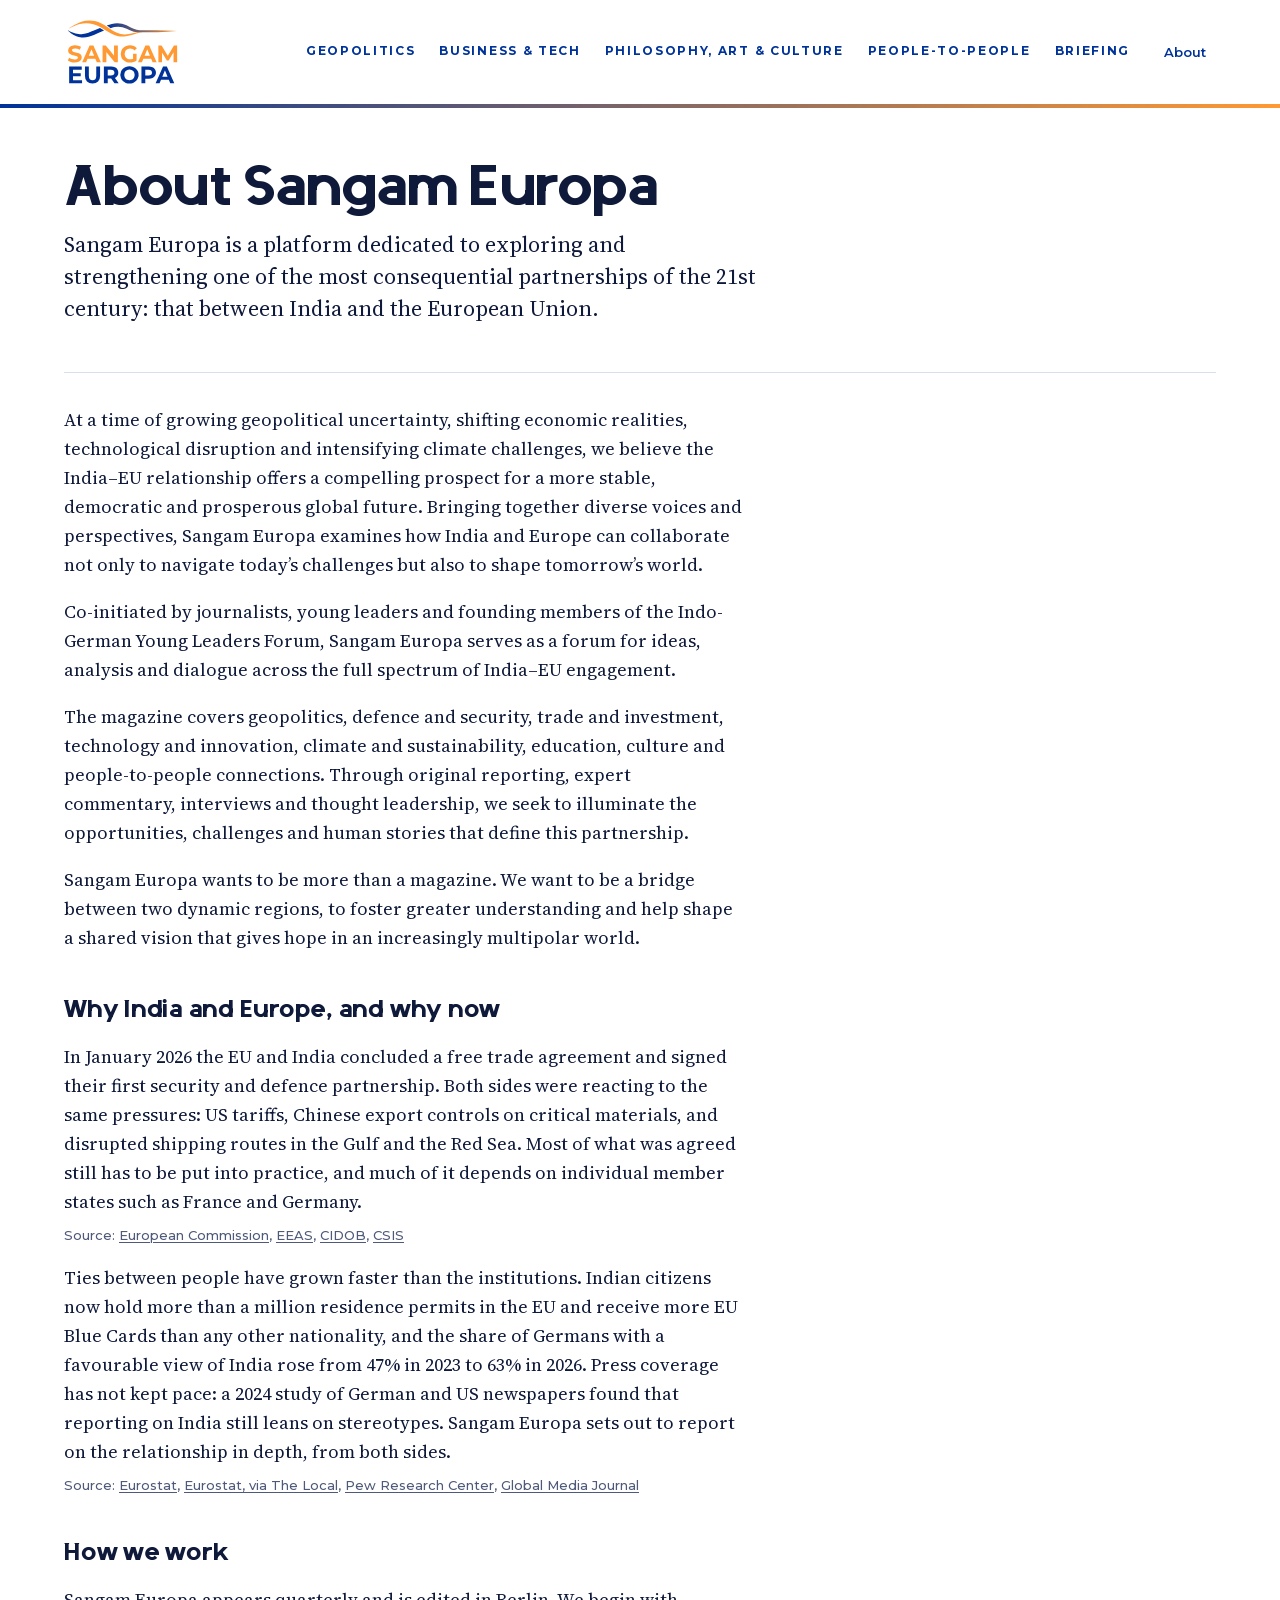
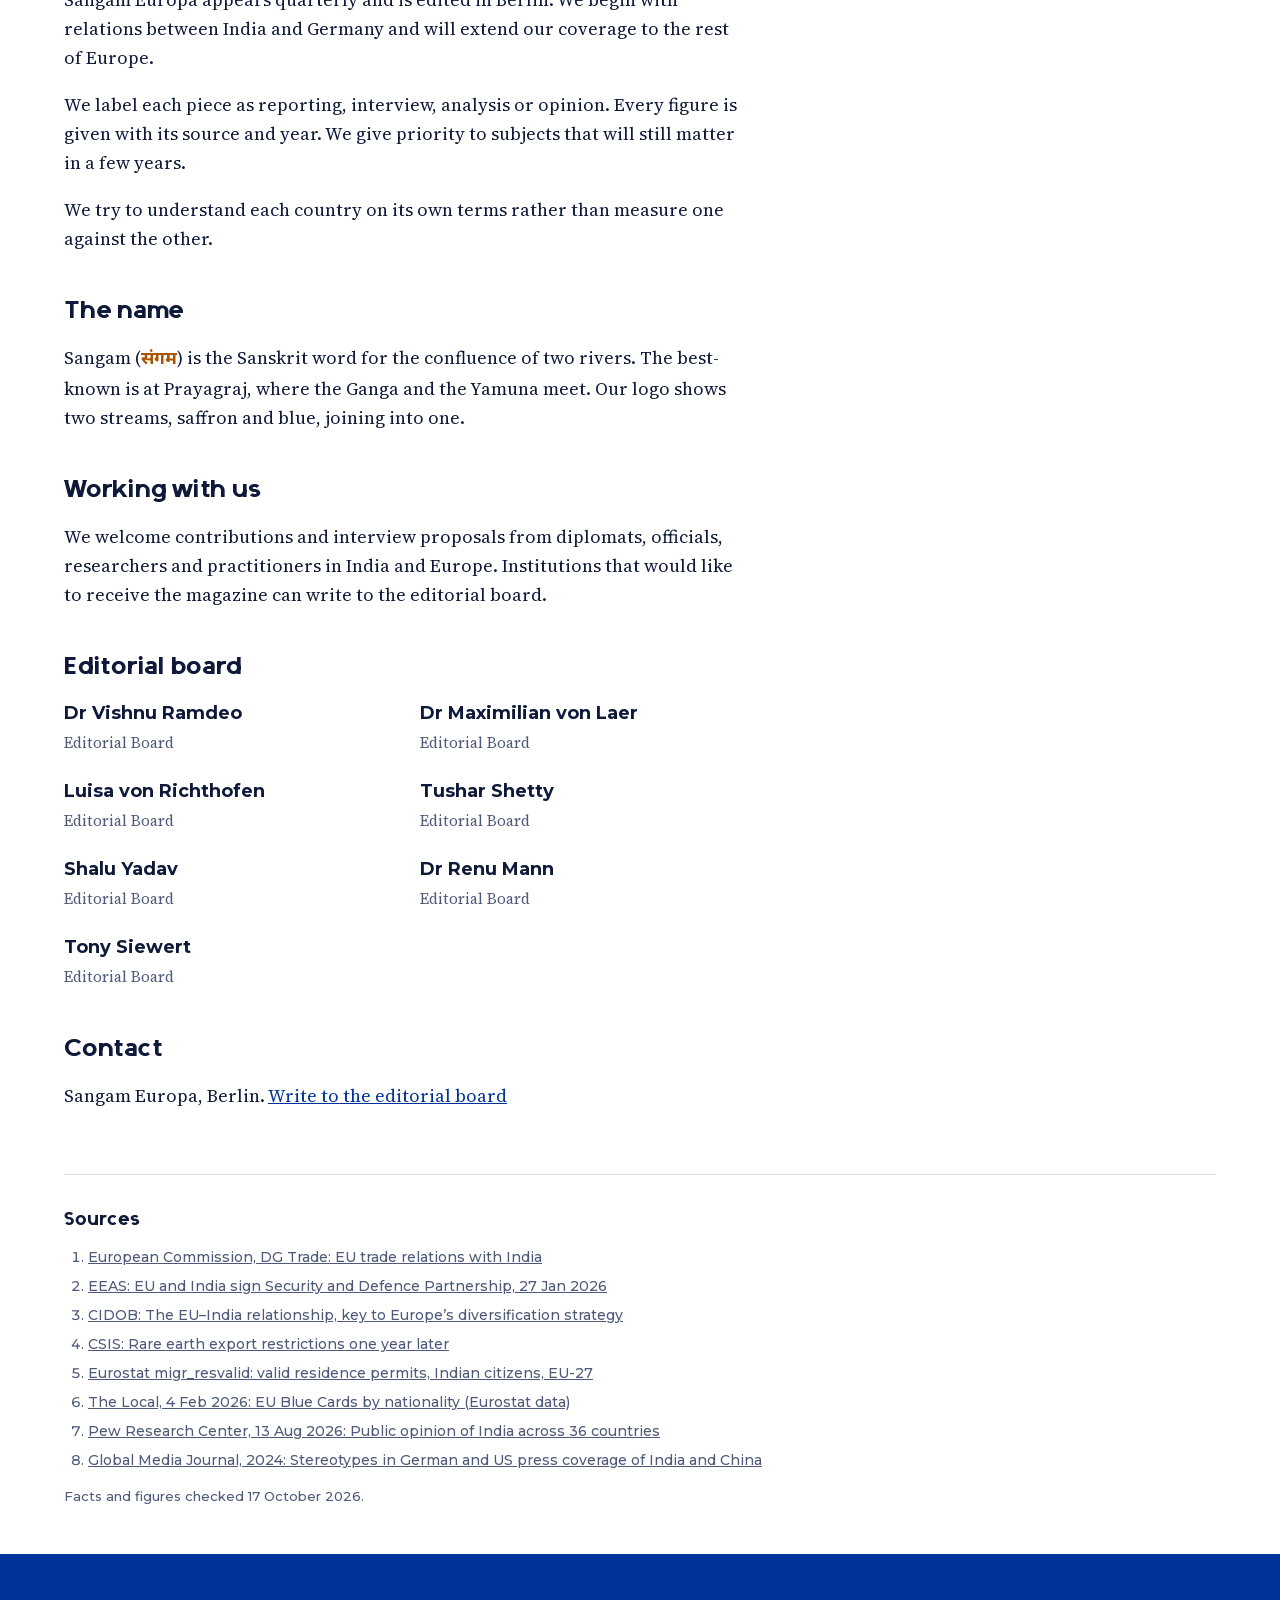
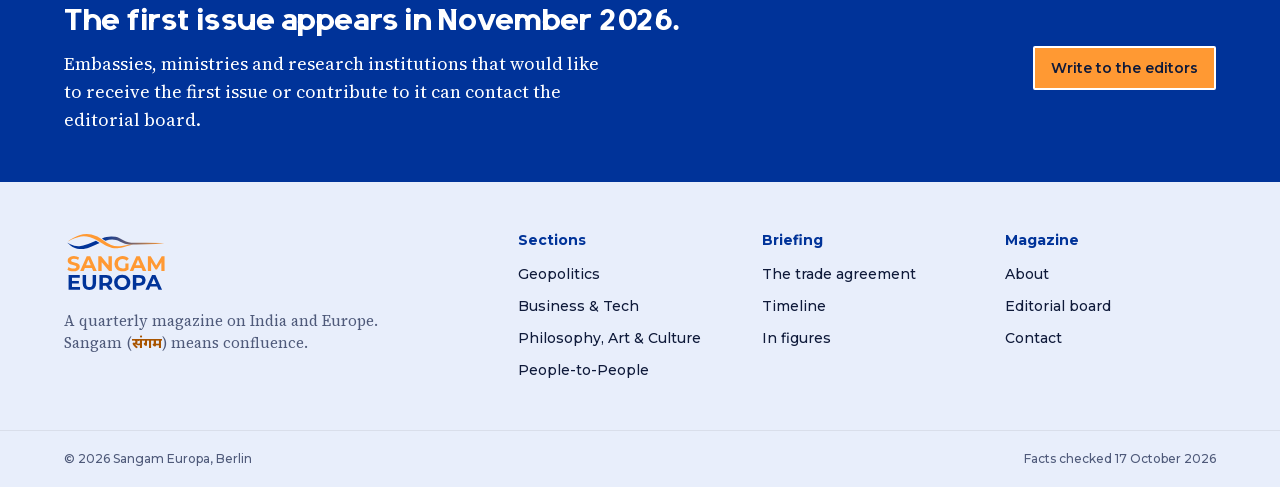
<file: public/about.html>
<!doctype html>
<html lang="en">
<head>
<meta charset="utf-8">
<meta name="viewport" content="width=device-width, initial-scale=1">
<title>About | Sangam Europa</title>
<meta name="color-scheme" content="light dark">
<meta name="description" content="About Sangam Europa, a quarterly magazine on India and Europe.">
<link rel="icon" href="assets/favicon.png">
<link rel="preload" href="assets/fonts/source-serif-4-latin.woff2" as="font" type="font/woff2" crossorigin><link rel="preload" href="assets/fonts/montserrat-latin.woff2" as="font" type="font/woff2" crossorigin><link rel="stylesheet" href="assets/fonts/fonts.css">
<link rel="stylesheet" href="assets/tokens.css">
<link rel="stylesheet" href="assets/site.css">
<link rel="stylesheet" href="assets/briefing.css">
<noscript><style>.menu-btn { display: none; } @media (max-width: 899px) { .masthead { position: static; } .nav-mobile { display: grid; } }</style></noscript>
</head>
<body>
<a class="skip" href="#main">Skip to content</a>
<header class="masthead" onkeydown="var n=document.getElementById('nav-mobile');if(event.key==='Escape'&amp;&amp;n.classList.contains('open')){n.classList.remove('open');var b=this.querySelector('.menu-btn');b.setAttribute('aria-expanded','false');b.focus()}">
 <div class="wrap">
  <div class="masthead-row">
   <a class="brand" href="index.html" aria-label="Sangam Europa home"><picture><source srcset="assets/logo-white.svg" media="(prefers-color-scheme: dark)"><img src="assets/logo.svg" alt="Sangam Europa"></picture></a>
   <nav class="nav" aria-label="Sections"><a href="geopolitics.html">Geopolitics</a><a href="business-tech.html">Business &amp; Tech</a><a href="culture.html">Philosophy, Art &amp; Culture</a><a href="people.html">People-to-People</a><a href="briefing.html">Briefing</a></nav>
   <div class="masthead-action">
    <a class="btn btn-quiet btn-sm" href="about.html" aria-current="page"><span>About</span></a>
    <button class="menu-btn" type="button" aria-expanded="false" aria-controls="nav-mobile" onclick="var n=document.getElementById('nav-mobile');var o=n.classList.toggle('open');this.setAttribute('aria-expanded',o)">Menu</button>
   </div>
  </div>
  <nav class="nav-mobile" id="nav-mobile" aria-label="Sections"><a href="geopolitics.html">Geopolitics</a><a href="business-tech.html">Business &amp; Tech</a><a href="culture.html">Philosophy, Art &amp; Culture</a><a href="people.html">People-to-People</a><a href="briefing.html">Briefing</a><a href="about.html" aria-current="page">About</a></nav>
 </div>
 <div class="rule" aria-hidden="true"></div>
</header>
<main id="main">

<div class="wrap">
 <section class="section-hero"><h1 class="display-1">About Sangam Europa</h1><p class="standfirst">Sangam Europa is a platform dedicated to exploring and strengthening one of the most consequential partnerships of the 21st century: that between India and the European Union.</p></section>
 <div class="prose">
  <p>At a time of growing geopolitical uncertainty, shifting economic realities, technological disruption and intensifying climate challenges, we believe the India–EU relationship offers a compelling prospect for a more stable, democratic and prosperous global future. Bringing together diverse voices and perspectives, Sangam Europa examines how India and Europe can collaborate not only to navigate today’s challenges but also to shape tomorrow’s world.</p>
  <p>Co-initiated by journalists, young leaders and founding members of the Indo-German Young Leaders Forum, Sangam Europa serves as a forum for ideas, analysis and dialogue across the full spectrum of India–EU engagement.</p>
  <p>The magazine covers geopolitics, defence and security, trade and investment, technology and innovation, climate and sustainability, education, culture and people-to-people connections. Through original reporting, expert commentary, interviews and thought leadership, we seek to illuminate the opportunities, challenges and human stories that define this partnership.</p>
  <p>Sangam Europa wants to be more than a magazine. We want to be a bridge between two dynamic regions, to foster greater understanding and help shape a shared vision that gives hope in an increasingly multipolar world.</p>
  <h2>Why India and Europe, and why now</h2>
  <p>In January 2026 the EU and India concluded a free trade agreement and signed their first security and defence partnership. Both sides were reacting to the same pressures: US tariffs, Chinese export controls on critical materials, and disrupted shipping routes in the Gulf and the Red Sea. Most of what was agreed still has to be put into practice, and much of it depends on individual member states such as France and Germany.</p>
  <p class="src"><a href="https://policy.trade.ec.europa.eu/eu-trade-relationships-country-and-region/countries-and-regions/india_en" rel="noopener" title="European Commission, DG Trade: EU trade relations with India">European Commission</a>, <a href="https://eeas.europa.eu/eeas/security-and-defence-eu-and-india-sign-security-defence-partnership_en" rel="noopener" title="EEAS: EU and India sign Security and Defence Partnership, 27 Jan 2026">EEAS</a>, <a href="https://www.cidob.org/en/publications/eu-india-relationship-key-europes-diversification-strategy" rel="noopener" title="CIDOB: The EU–India relationship, key to Europe’s diversification strategy">CIDOB</a>, <a href="https://www.csis.org/analysis/rare-earth-export-restrictions-one-year-later" rel="noopener" title="CSIS: Rare earth export restrictions one year later">CSIS</a></p>
  <p>Ties between people have grown faster than the institutions. Indian citizens now hold more than a million residence permits in the EU and receive more EU Blue Cards than any other nationality, and the share of Germans with a favourable view of India rose from 47% in 2023 to 63% in 2026. Press coverage has not kept pace: a 2024 study of German and US newspapers found that reporting on India still leans on stereotypes. Sangam Europa sets out to report on the relationship in depth, from both sides.</p>
  <p class="src"><a href="https://ec.europa.eu/eurostat/api/dissemination/statistics/1.0/data/migr_resvalid?citizen=IN&amp;geo=EU27_2020&amp;reason=TOTAL&amp;duration=TOTAL&amp;unit=PER&amp;sinceTimePeriod=2022" rel="noopener" title="Eurostat migr_resvalid: valid residence permits, Indian citizens, EU-27">Eurostat</a>, <a href="https://www.thelocal.de/20260204/which-nationalities-get-the-most-eu-blue-cards-and-where-do-they-go" rel="noopener" title="The Local, 4 Feb 2026: EU Blue Cards by nationality (Eurostat data)">Eurostat, via The Local</a>, <a href="https://www.pewresearch.org/short-reads/2026/08/13/public-opinion-of-india-is-mixed-across-36-countries/" rel="noopener" title="Pew Research Center, 13 Aug 2026: Public opinion of India across 36 countries">Pew Research Center</a>, <a href="https://doaj.org/article/275bb5a3d1a049d3bbcd58edf1670f41" rel="noopener" title="Global Media Journal, 2024: Stereotypes in German and US press coverage of India and China">Global Media Journal</a></p>
  <h2>How we work</h2>
  <p>Sangam Europa appears quarterly and is edited in Berlin. We begin with relations between India and Germany and will extend our coverage to the rest of Europe.</p>
  <p>We label each piece as reporting, interview, analysis or opinion. Every figure is given with its source and year. We give priority to subjects that will still matter in a few years.</p>
  <p>We try to understand each country on its own terms rather than measure one against the other.</p>
  <h2>The name</h2>
  <p>Sangam (<span class="sanskrit" lang="sa">संगम</span>) is the Sanskrit word for the confluence of two rivers. The best-known is at Prayagraj, where the Ganga and the Yamuna meet. Our logo shows two streams, saffron and blue, joining into one.</p>
  <h2>Working with us</h2>
  <p>We welcome contributions and interview proposals from diplomats, officials, researchers and practitioners in India and Europe. Institutions that would like to receive the magazine can write to the editorial board.</p>
  <h2 id="board">Editorial board</h2>
  <div class="people"><div><b>Dr Vishnu Ramdeo</b><span>Editorial Board</span></div><div><b>Dr Maximilian von Laer</b><span>Editorial Board</span></div><div><b>Luisa von Richthofen</b><span>Editorial Board</span></div><div><b>Tushar Shetty</b><span>Editorial Board</span></div><div><b>Shalu Yadav</b><span>Editorial Board</span></div><div><b>Dr Renu Mann</b><span>Editorial Board</span></div><div><b>Tony Siewert</b><span>Editorial Board</span></div></div>
  <h2 id="contact">Contact</h2>
  <p>Sangam Europa, Berlin. <a href="mailto:tony@sangam-europa.com">Write to the editorial board</a></p>
 </div>
 <section class="sources" aria-labelledby="src-h"><h2 id="src-h">Sources</h2><ol><li><a href="https://policy.trade.ec.europa.eu/eu-trade-relationships-country-and-region/countries-and-regions/india_en" rel="noopener">European Commission, DG Trade: EU trade relations with India</a></li><li><a href="https://eeas.europa.eu/eeas/security-and-defence-eu-and-india-sign-security-defence-partnership_en" rel="noopener">EEAS: EU and India sign Security and Defence Partnership, 27 Jan 2026</a></li><li><a href="https://www.cidob.org/en/publications/eu-india-relationship-key-europes-diversification-strategy" rel="noopener">CIDOB: The EU–India relationship, key to Europe’s diversification strategy</a></li><li><a href="https://www.csis.org/analysis/rare-earth-export-restrictions-one-year-later" rel="noopener">CSIS: Rare earth export restrictions one year later</a></li><li><a href="https://ec.europa.eu/eurostat/api/dissemination/statistics/1.0/data/migr_resvalid?citizen=IN&amp;geo=EU27_2020&amp;reason=TOTAL&amp;duration=TOTAL&amp;unit=PER&amp;sinceTimePeriod=2022" rel="noopener">Eurostat migr_resvalid: valid residence permits, Indian citizens, EU-27</a></li><li><a href="https://www.thelocal.de/20260204/which-nationalities-get-the-most-eu-blue-cards-and-where-do-they-go" rel="noopener">The Local, 4 Feb 2026: EU Blue Cards by nationality (Eurostat data)</a></li><li><a href="https://www.pewresearch.org/short-reads/2026/08/13/public-opinion-of-india-is-mixed-across-36-countries/" rel="noopener">Pew Research Center, 13 Aug 2026: Public opinion of India across 36 countries</a></li><li><a href="https://doaj.org/article/275bb5a3d1a049d3bbcd58edf1670f41" rel="noopener">Global Media Journal, 2024: Stereotypes in German and US press coverage of India and China</a></li></ol><p class="src asof">Facts and figures checked 17 October 2026.</p></section>
</div>
</main>
<section class="band" aria-labelledby="band-h">
 <div class="wrap">
  <div><h2 id="band-h">The first issue appears in November 2026.</h2><p>Embassies, ministries and research institutions that would like to receive the first issue or contribute to it can contact the editorial board.</p></div>
  <div><a class="btn btn-accent" href="mailto:tony@sangam-europa.com"><span>Write to the editors</span></a></div>
 </div>
</section>
<footer class="footer">
 <div class="wrap">
  <div><picture><source srcset="assets/logo-white.svg" media="(prefers-color-scheme: dark)"><img src="assets/logo.svg" alt="Sangam Europa"></picture><p>A quarterly magazine on India and Europe. Sangam (<span class="sanskrit" lang="sa">संगम</span>) means confluence.</p></div>
  <div><h2>Sections</h2><ul><li><a href="geopolitics.html">Geopolitics</a></li><li><a href="business-tech.html">Business &amp; Tech</a></li><li><a href="culture.html">Philosophy, Art &amp; Culture</a></li><li><a href="people.html">People-to-People</a></li></ul></div>
  <div><h2>Briefing</h2><ul><li><a href="fta.html">The trade agreement</a></li><li><a href="timeline.html">Timeline</a></li><li><a href="figures.html">In figures</a></li></ul></div>
  <div><h2>Magazine</h2><ul><li><a href="about.html">About</a></li><li><a href="about.html#board">Editorial board</a></li><li><a href="about.html#contact">Contact</a></li></ul></div>
 </div>
 <div class="footer-bottom"><div class="wrap"><span>© 2026 Sangam Europa, Berlin</span><span>Facts checked 17 October 2026</span></div></div>
</footer>
<script>addEventListener('beforeprint', function () { document.querySelectorAll('details').forEach(function (d) { d.open = true; }); });</script>
</body>
</html>
</file>
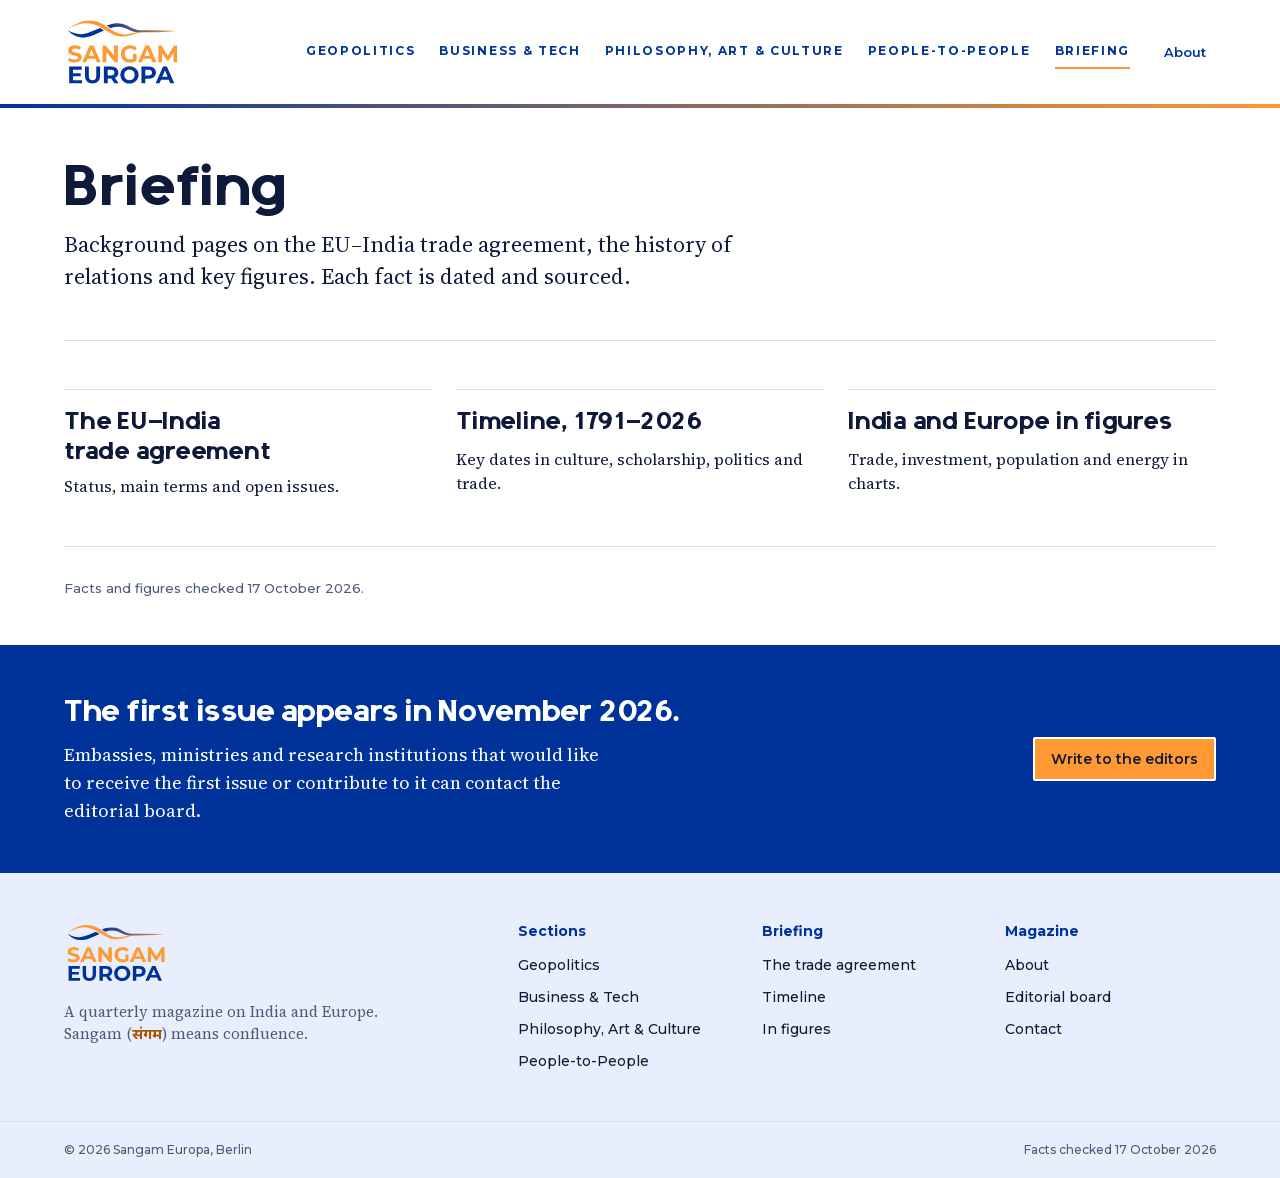
<file: public/briefing.html>
<!doctype html>
<html lang="en">
<head>
<meta charset="utf-8">
<meta name="viewport" content="width=device-width, initial-scale=1">
<title>Briefing | Sangam Europa</title>
<meta name="color-scheme" content="light dark">
<meta name="description" content="Sourced background on India and Europe: the trade agreement, a timeline and figures.">
<link rel="icon" href="assets/favicon.png">
<link rel="preload" href="assets/fonts/source-serif-4-latin.woff2" as="font" type="font/woff2" crossorigin><link rel="preload" href="assets/fonts/montserrat-latin.woff2" as="font" type="font/woff2" crossorigin><link rel="stylesheet" href="assets/fonts/fonts.css">
<link rel="stylesheet" href="assets/tokens.css">
<link rel="stylesheet" href="assets/site.css">
<link rel="stylesheet" href="assets/briefing.css">
<noscript><style>.menu-btn { display: none; } @media (max-width: 899px) { .masthead { position: static; } .nav-mobile { display: grid; } }</style></noscript>
</head>
<body>
<a class="skip" href="#main">Skip to content</a>
<header class="masthead" onkeydown="var n=document.getElementById('nav-mobile');if(event.key==='Escape'&amp;&amp;n.classList.contains('open')){n.classList.remove('open');var b=this.querySelector('.menu-btn');b.setAttribute('aria-expanded','false');b.focus()}">
 <div class="wrap">
  <div class="masthead-row">
   <a class="brand" href="index.html" aria-label="Sangam Europa home"><picture><source srcset="assets/logo-white.svg" media="(prefers-color-scheme: dark)"><img src="assets/logo.svg" alt="Sangam Europa"></picture></a>
   <nav class="nav" aria-label="Sections"><a href="geopolitics.html">Geopolitics</a><a href="business-tech.html">Business &amp; Tech</a><a href="culture.html">Philosophy, Art &amp; Culture</a><a href="people.html">People-to-People</a><a href="briefing.html" aria-current="page">Briefing</a></nav>
   <div class="masthead-action">
    <a class="btn btn-quiet btn-sm" href="about.html"><span>About</span></a>
    <button class="menu-btn" type="button" aria-expanded="false" aria-controls="nav-mobile" onclick="var n=document.getElementById('nav-mobile');var o=n.classList.toggle('open');this.setAttribute('aria-expanded',o)">Menu</button>
   </div>
  </div>
  <nav class="nav-mobile" id="nav-mobile" aria-label="Sections"><a href="geopolitics.html">Geopolitics</a><a href="business-tech.html">Business &amp; Tech</a><a href="culture.html">Philosophy, Art &amp; Culture</a><a href="people.html">People-to-People</a><a href="briefing.html" aria-current="page">Briefing</a><a href="about.html">About</a></nav>
 </div>
 <div class="rule" aria-hidden="true"></div>
</header>
<main id="main">

<div class="wrap">
 <section class="section-hero"><h1 class="display-1">Briefing</h1><p class="standfirst">Background pages on the EU–India trade agreement, the history of relations and key figures. Each fact is dated and sourced.</p></section>
 <section class="section"><div class="brief-links">
  <a href="fta.html"><h2 class="title">The EU–India trade agreement</h2><p>Status, main terms and open issues.</p></a>
  <a href="timeline.html"><h2 class="title">Timeline, 1791–2026</h2><p>Key dates in culture, scholarship, politics and trade.</p></a>
  <a href="figures.html"><h2 class="title">India and Europe in figures</h2><p>Trade, investment, population and energy in charts.</p></a>
 </div></section>
 <p class="caption" style="padding-block:var(--space-8) var(--space-12)">Facts and figures checked 17 October 2026.</p>
</div>
</main>
<section class="band" aria-labelledby="band-h">
 <div class="wrap">
  <div><h2 id="band-h">The first issue appears in November 2026.</h2><p>Embassies, ministries and research institutions that would like to receive the first issue or contribute to it can contact the editorial board.</p></div>
  <div><a class="btn btn-accent" href="mailto:tony@sangam-europa.com"><span>Write to the editors</span></a></div>
 </div>
</section>
<footer class="footer">
 <div class="wrap">
  <div><picture><source srcset="assets/logo-white.svg" media="(prefers-color-scheme: dark)"><img src="assets/logo.svg" alt="Sangam Europa"></picture><p>A quarterly magazine on India and Europe. Sangam (<span class="sanskrit" lang="sa">संगम</span>) means confluence.</p></div>
  <div><h2>Sections</h2><ul><li><a href="geopolitics.html">Geopolitics</a></li><li><a href="business-tech.html">Business &amp; Tech</a></li><li><a href="culture.html">Philosophy, Art &amp; Culture</a></li><li><a href="people.html">People-to-People</a></li></ul></div>
  <div><h2>Briefing</h2><ul><li><a href="fta.html">The trade agreement</a></li><li><a href="timeline.html">Timeline</a></li><li><a href="figures.html">In figures</a></li></ul></div>
  <div><h2>Magazine</h2><ul><li><a href="about.html">About</a></li><li><a href="about.html#board">Editorial board</a></li><li><a href="about.html#contact">Contact</a></li></ul></div>
 </div>
 <div class="footer-bottom"><div class="wrap"><span>© 2026 Sangam Europa, Berlin</span><span>Facts checked 17 October 2026</span></div></div>
</footer>
<script>addEventListener('beforeprint', function () { document.querySelectorAll('details').forEach(function (d) { d.open = true; }); });</script>
</body>
</html>
</file>
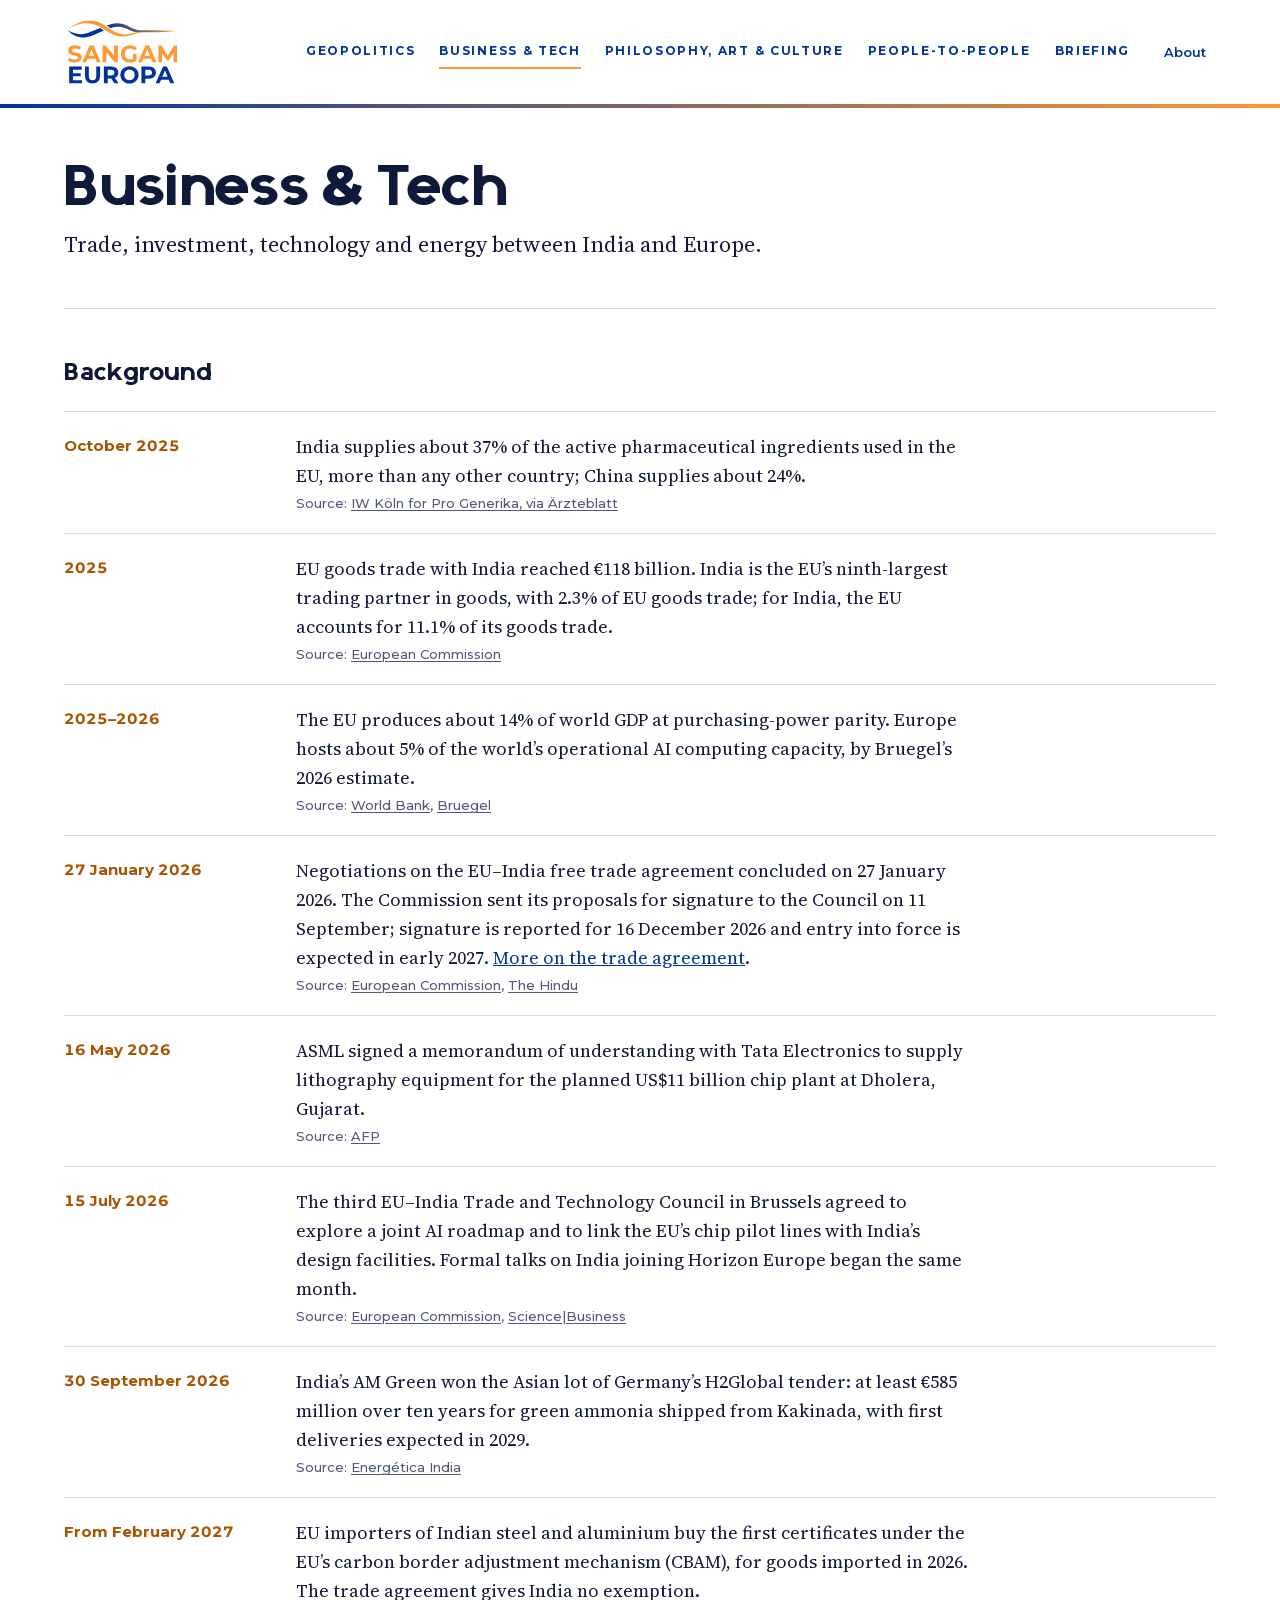
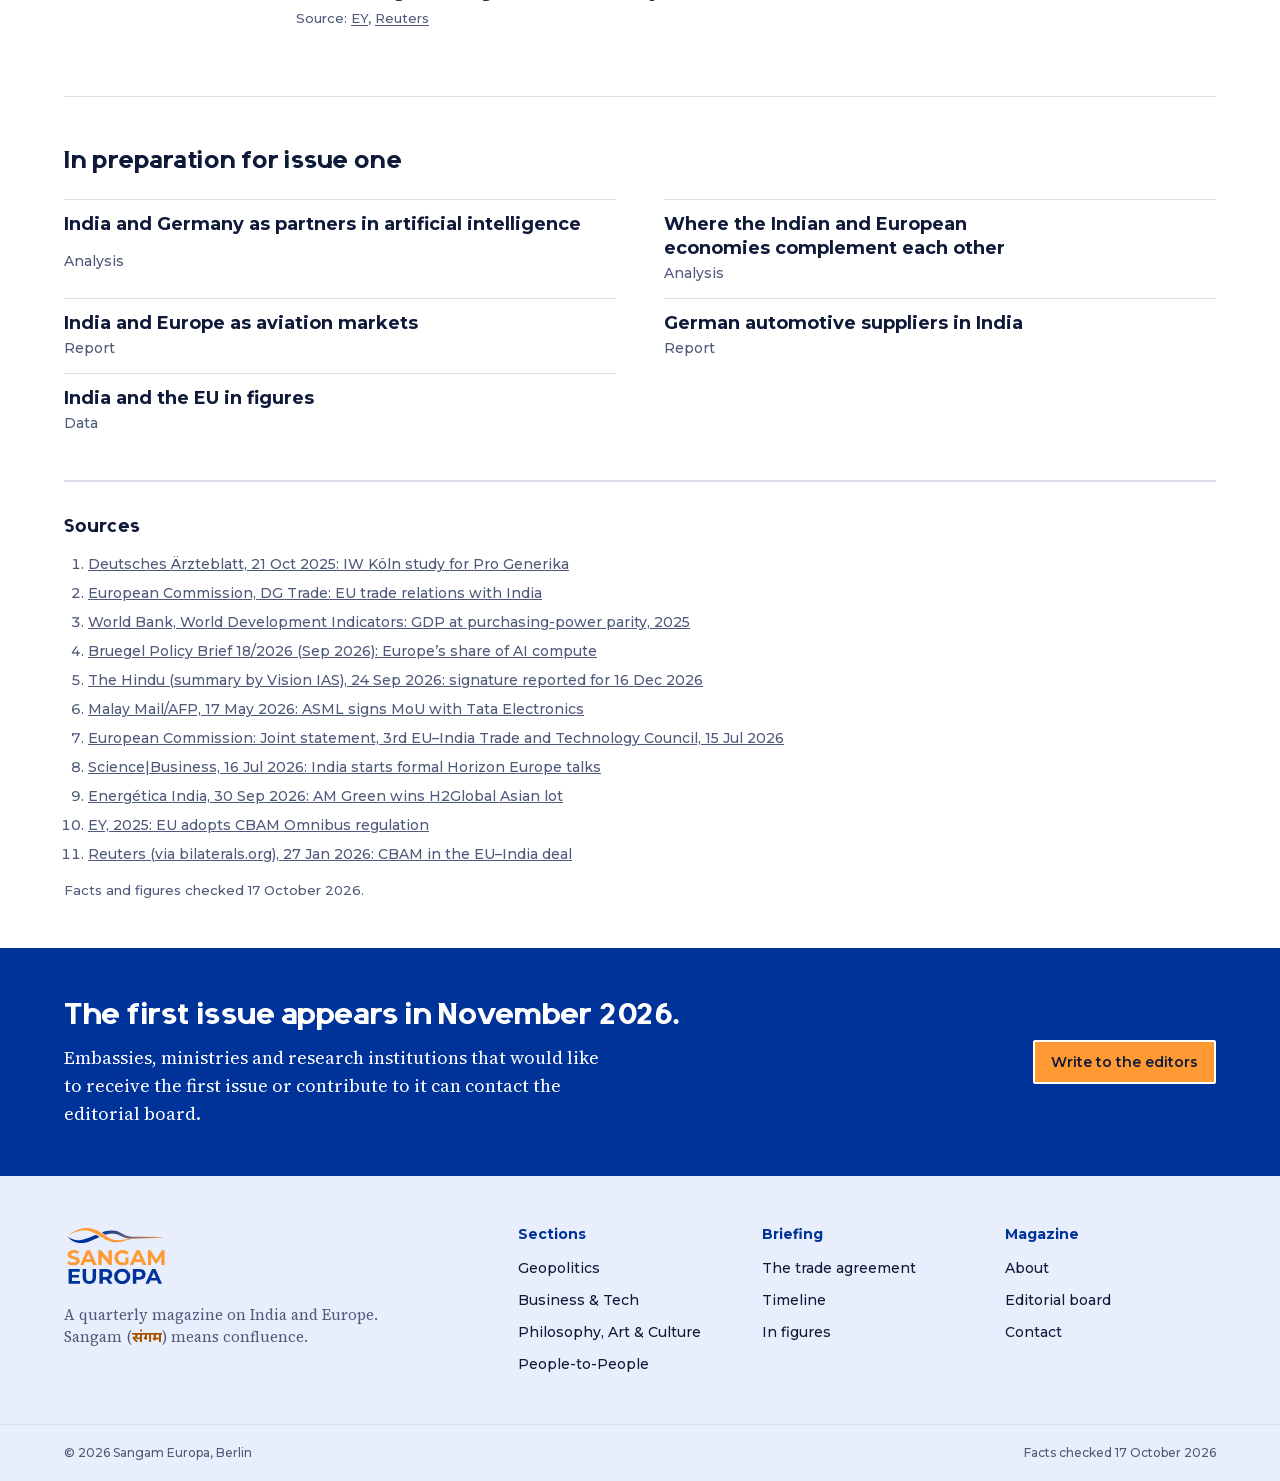
<file: public/business-tech.html>
<!doctype html>
<html lang="en">
<head>
<meta charset="utf-8">
<meta name="viewport" content="width=device-width, initial-scale=1">
<title>Business &amp; Tech | Sangam Europa</title>
<meta name="color-scheme" content="light dark">
<meta name="description" content="Trade, investment, technology and energy between India and Europe.">
<link rel="icon" href="assets/favicon.png">
<link rel="preload" href="assets/fonts/source-serif-4-latin.woff2" as="font" type="font/woff2" crossorigin><link rel="preload" href="assets/fonts/montserrat-latin.woff2" as="font" type="font/woff2" crossorigin><link rel="stylesheet" href="assets/fonts/fonts.css">
<link rel="stylesheet" href="assets/tokens.css">
<link rel="stylesheet" href="assets/site.css">
<link rel="stylesheet" href="assets/briefing.css">
<noscript><style>.menu-btn { display: none; } @media (max-width: 899px) { .masthead { position: static; } .nav-mobile { display: grid; } }</style></noscript>
</head>
<body>
<a class="skip" href="#main">Skip to content</a>
<header class="masthead" onkeydown="var n=document.getElementById('nav-mobile');if(event.key==='Escape'&amp;&amp;n.classList.contains('open')){n.classList.remove('open');var b=this.querySelector('.menu-btn');b.setAttribute('aria-expanded','false');b.focus()}">
 <div class="wrap">
  <div class="masthead-row">
   <a class="brand" href="index.html" aria-label="Sangam Europa home"><picture><source srcset="assets/logo-white.svg" media="(prefers-color-scheme: dark)"><img src="assets/logo.svg" alt="Sangam Europa"></picture></a>
   <nav class="nav" aria-label="Sections"><a href="geopolitics.html">Geopolitics</a><a href="business-tech.html" aria-current="page">Business &amp; Tech</a><a href="culture.html">Philosophy, Art &amp; Culture</a><a href="people.html">People-to-People</a><a href="briefing.html">Briefing</a></nav>
   <div class="masthead-action">
    <a class="btn btn-quiet btn-sm" href="about.html"><span>About</span></a>
    <button class="menu-btn" type="button" aria-expanded="false" aria-controls="nav-mobile" onclick="var n=document.getElementById('nav-mobile');var o=n.classList.toggle('open');this.setAttribute('aria-expanded',o)">Menu</button>
   </div>
  </div>
  <nav class="nav-mobile" id="nav-mobile" aria-label="Sections"><a href="geopolitics.html">Geopolitics</a><a href="business-tech.html" aria-current="page">Business &amp; Tech</a><a href="culture.html">Philosophy, Art &amp; Culture</a><a href="people.html">People-to-People</a><a href="briefing.html">Briefing</a><a href="about.html">About</a></nav>
 </div>
 <div class="rule" aria-hidden="true"></div>
</header>
<main id="main">

<div class="wrap">
 <section class="section-hero"><h1 class="display-1">Business &amp; Tech</h1><p class="standfirst">Trade, investment, technology and energy between India and Europe.</p></section>
 <section class="section" aria-labelledby="ctx-h">
  <div class="section-head"><h2 id="ctx-h">Background</h2></div>
  <ol class="ledger"><li class="entry"><p class="when">October 2025</p><div><p>India supplies about 37% of the active pharmaceutical ingredients used in the EU, more than any other country; China supplies about 24%.</p><p class="src"><a href="https://www.aerzteblatt.de/news/abhangigkeit-von-china-wachsendes-risiko-fur-arzneimittelversorgung-a771ebe9-f1a0-4a2d-b04e-ad73482016ef" rel="noopener" title="Deutsches Ärzteblatt, 21 Oct 2025: IW Köln study for Pro Generika">IW Köln for Pro Generika, via Ärzteblatt</a></p></div></li><li class="entry"><p class="when">2025</p><div><p>EU goods trade with India reached €118 billion. India is the EU’s ninth-largest trading partner in goods, with 2.3% of EU goods trade; for India, the EU accounts for 11.1% of its goods trade.</p><p class="src"><a href="https://policy.trade.ec.europa.eu/eu-trade-relationships-country-and-region/countries-and-regions/india_en" rel="noopener" title="European Commission, DG Trade: EU trade relations with India">European Commission</a></p></div></li><li class="entry"><p class="when">2025–2026</p><div><p>The EU produces about 14% of world GDP at purchasing-power parity. Europe hosts about 5% of the world’s operational AI computing capacity, by Bruegel’s 2026 estimate.</p><p class="src"><a href="https://data.worldbank.org/indicator/NY.GDP.MKTP.PP.CD" rel="noopener" title="World Bank, World Development Indicators: GDP at purchasing-power parity, 2025">World Bank</a>, <a href="https://www.bruegel.org/sites/default/files/2026-09/PB%2018%202026.pdf" rel="noopener" title="Bruegel Policy Brief 18/2026 (Sep 2026): Europe’s share of AI compute">Bruegel</a></p></div></li><li class="entry"><p class="when">27 January 2026</p><div><p>Negotiations on the EU–India free trade agreement concluded on 27 January 2026. The Commission sent its proposals for signature to the Council on 11 September; signature is reported for 16 December 2026 and entry into force is expected in early 2027. <a href="fta.html">More on the trade agreement</a>.</p><p class="src"><a href="https://policy.trade.ec.europa.eu/eu-trade-relationships-country-and-region/countries-and-regions/india_en" rel="noopener" title="European Commission, DG Trade: EU trade relations with India">European Commission</a>, <a href="https://visionias.in/current-affairs/upsc-daily-news-summary/article/2026-09-24/the-hindu/international-relations/india-eu-fta-to-be-signed-on-december-16" rel="noopener" title="The Hindu (summary by Vision IAS), 24 Sep 2026: signature reported for 16 Dec 2026">The Hindu</a></p></div></li><li class="entry"><p class="when">16 May 2026</p><div><p>ASML signed a memorandum of understanding with Tata Electronics to supply lithography equipment for the planned US$11 billion chip plant at Dholera, Gujarat.</p><p class="src"><a href="https://www.malaymail.com/news/money/2026/05/17/dutch-chip-giant-asml-signs-deal-with-tata-to-power-india-semiconductor-plant/220229" rel="noopener" title="Malay Mail/AFP, 17 May 2026: ASML signs MoU with Tata Electronics">AFP</a></p></div></li><li class="entry"><p class="when">15 July 2026</p><div><p>The third EU–India Trade and Technology Council in Brussels agreed to explore a joint AI roadmap and to link the EU’s chip pilot lines with India’s design facilities. Formal talks on India joining Horizon Europe began the same month.</p><p class="src"><a href="https://digital-strategy.ec.europa.eu/en/library/joint-statement-third-meeting-eu-india-trade-and-technology-council" rel="noopener" title="European Commission: Joint statement, 3rd EU–India Trade and Technology Council, 15 Jul 2026">European Commission</a>, <a href="https://sciencebusiness.net/news/horizon-europe/india-starts-formal-talks-horizon-europe-association" rel="noopener" title="Science|Business, 16 Jul 2026: India starts formal Horizon Europe talks">Science|Business</a></p></div></li><li class="entry"><p class="when">30 September 2026</p><div><p>India’s AM Green won the Asian lot of Germany’s H2Global tender: at least €585 million over ten years for green ammonia shipped from Kakinada, with first deliveries expected in 2029.</p><p class="src"><a href="https://www.energetica-india.net/news/am-green-wins-h2global-asian-lot-for-eur-585-million-green-ammonia-deal" rel="noopener" title="Energética India, 30 Sep 2026: AM Green wins H2Global Asian lot">Energética India</a></p></div></li><li class="entry"><p class="when">From February 2027</p><div><p>EU importers of Indian steel and aluminium buy the first certificates under the EU’s carbon border adjustment mechanism (CBAM), for goods imported in 2026. The trade agreement gives India no exemption.</p><p class="src"><a href="https://taxnews.ey.com/news/2025-2136-eu-adopts-cbam-omnibus-regulation" rel="noopener" title="EY, 2025: EU adopts CBAM Omnibus regulation">EY</a>, <a href="https://www.bilaterals.org/eu-india-trade-deal-leaves-bloc-s" rel="noopener" title="Reuters (via bilaterals.org), 27 Jan 2026: CBAM in the EU–India deal">Reuters</a></p></div></li></ol>
  
 </section>
 <section class="section" aria-labelledby="pl-h">
  <div class="section-head"><h2 id="pl-h">In preparation for issue one</h2></div>
  <ul class="planned"><li><h3>India and Germany as partners in artificial intelligence</h3><p class="note">Analysis</p></li><li><h3>Where the Indian and European economies complement each other</h3><p class="note">Analysis</p></li><li><h3>India and Europe as aviation markets</h3><p class="note">Report</p></li><li><h3>German automotive suppliers in India</h3><p class="note">Report</p></li><li><h3>India and the EU in figures</h3><p class="note">Data</p></li></ul>
 </section>
 <section class="sources" aria-labelledby="src-h"><h2 id="src-h">Sources</h2><ol><li><a href="https://www.aerzteblatt.de/news/abhangigkeit-von-china-wachsendes-risiko-fur-arzneimittelversorgung-a771ebe9-f1a0-4a2d-b04e-ad73482016ef" rel="noopener">Deutsches Ärzteblatt, 21 Oct 2025: IW Köln study for Pro Generika</a></li><li><a href="https://policy.trade.ec.europa.eu/eu-trade-relationships-country-and-region/countries-and-regions/india_en" rel="noopener">European Commission, DG Trade: EU trade relations with India</a></li><li><a href="https://data.worldbank.org/indicator/NY.GDP.MKTP.PP.CD" rel="noopener">World Bank, World Development Indicators: GDP at purchasing-power parity, 2025</a></li><li><a href="https://www.bruegel.org/sites/default/files/2026-09/PB%2018%202026.pdf" rel="noopener">Bruegel Policy Brief 18/2026 (Sep 2026): Europe’s share of AI compute</a></li><li><a href="https://visionias.in/current-affairs/upsc-daily-news-summary/article/2026-09-24/the-hindu/international-relations/india-eu-fta-to-be-signed-on-december-16" rel="noopener">The Hindu (summary by Vision IAS), 24 Sep 2026: signature reported for 16 Dec 2026</a></li><li><a href="https://www.malaymail.com/news/money/2026/05/17/dutch-chip-giant-asml-signs-deal-with-tata-to-power-india-semiconductor-plant/220229" rel="noopener">Malay Mail/AFP, 17 May 2026: ASML signs MoU with Tata Electronics</a></li><li><a href="https://digital-strategy.ec.europa.eu/en/library/joint-statement-third-meeting-eu-india-trade-and-technology-council" rel="noopener">European Commission: Joint statement, 3rd EU–India Trade and Technology Council, 15 Jul 2026</a></li><li><a href="https://sciencebusiness.net/news/horizon-europe/india-starts-formal-talks-horizon-europe-association" rel="noopener">Science|Business, 16 Jul 2026: India starts formal Horizon Europe talks</a></li><li><a href="https://www.energetica-india.net/news/am-green-wins-h2global-asian-lot-for-eur-585-million-green-ammonia-deal" rel="noopener">Energética India, 30 Sep 2026: AM Green wins H2Global Asian lot</a></li><li><a href="https://taxnews.ey.com/news/2025-2136-eu-adopts-cbam-omnibus-regulation" rel="noopener">EY, 2025: EU adopts CBAM Omnibus regulation</a></li><li><a href="https://www.bilaterals.org/eu-india-trade-deal-leaves-bloc-s" rel="noopener">Reuters (via bilaterals.org), 27 Jan 2026: CBAM in the EU–India deal</a></li></ol><p class="src asof">Facts and figures checked 17 October 2026.</p></section>
</div>
</main>
<section class="band" aria-labelledby="band-h">
 <div class="wrap">
  <div><h2 id="band-h">The first issue appears in November 2026.</h2><p>Embassies, ministries and research institutions that would like to receive the first issue or contribute to it can contact the editorial board.</p></div>
  <div><a class="btn btn-accent" href="mailto:tony@sangam-europa.com"><span>Write to the editors</span></a></div>
 </div>
</section>
<footer class="footer">
 <div class="wrap">
  <div><picture><source srcset="assets/logo-white.svg" media="(prefers-color-scheme: dark)"><img src="assets/logo.svg" alt="Sangam Europa"></picture><p>A quarterly magazine on India and Europe. Sangam (<span class="sanskrit" lang="sa">संगम</span>) means confluence.</p></div>
  <div><h2>Sections</h2><ul><li><a href="geopolitics.html">Geopolitics</a></li><li><a href="business-tech.html">Business &amp; Tech</a></li><li><a href="culture.html">Philosophy, Art &amp; Culture</a></li><li><a href="people.html">People-to-People</a></li></ul></div>
  <div><h2>Briefing</h2><ul><li><a href="fta.html">The trade agreement</a></li><li><a href="timeline.html">Timeline</a></li><li><a href="figures.html">In figures</a></li></ul></div>
  <div><h2>Magazine</h2><ul><li><a href="about.html">About</a></li><li><a href="about.html#board">Editorial board</a></li><li><a href="about.html#contact">Contact</a></li></ul></div>
 </div>
 <div class="footer-bottom"><div class="wrap"><span>© 2026 Sangam Europa, Berlin</span><span>Facts checked 17 October 2026</span></div></div>
</footer>
<script>addEventListener('beforeprint', function () { document.querySelectorAll('details').forEach(function (d) { d.open = true; }); });</script>
</body>
</html>
</file>
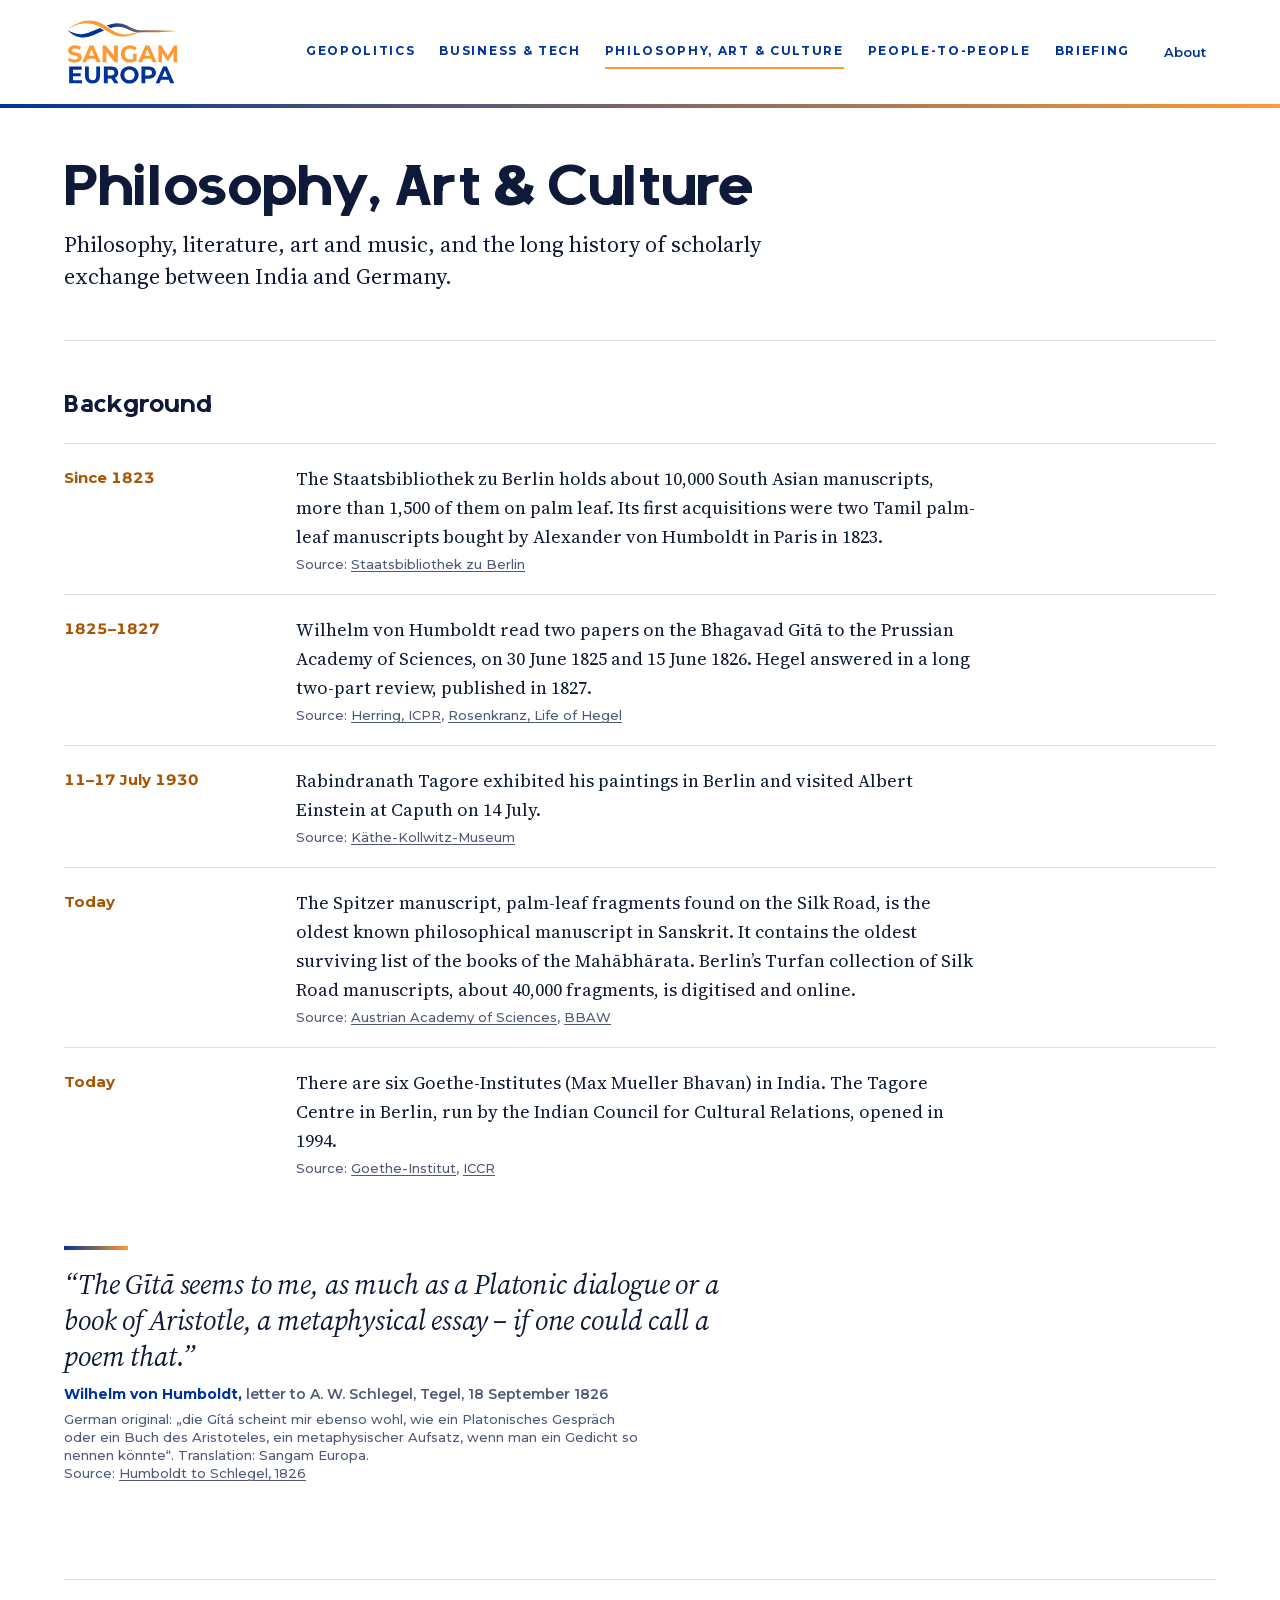
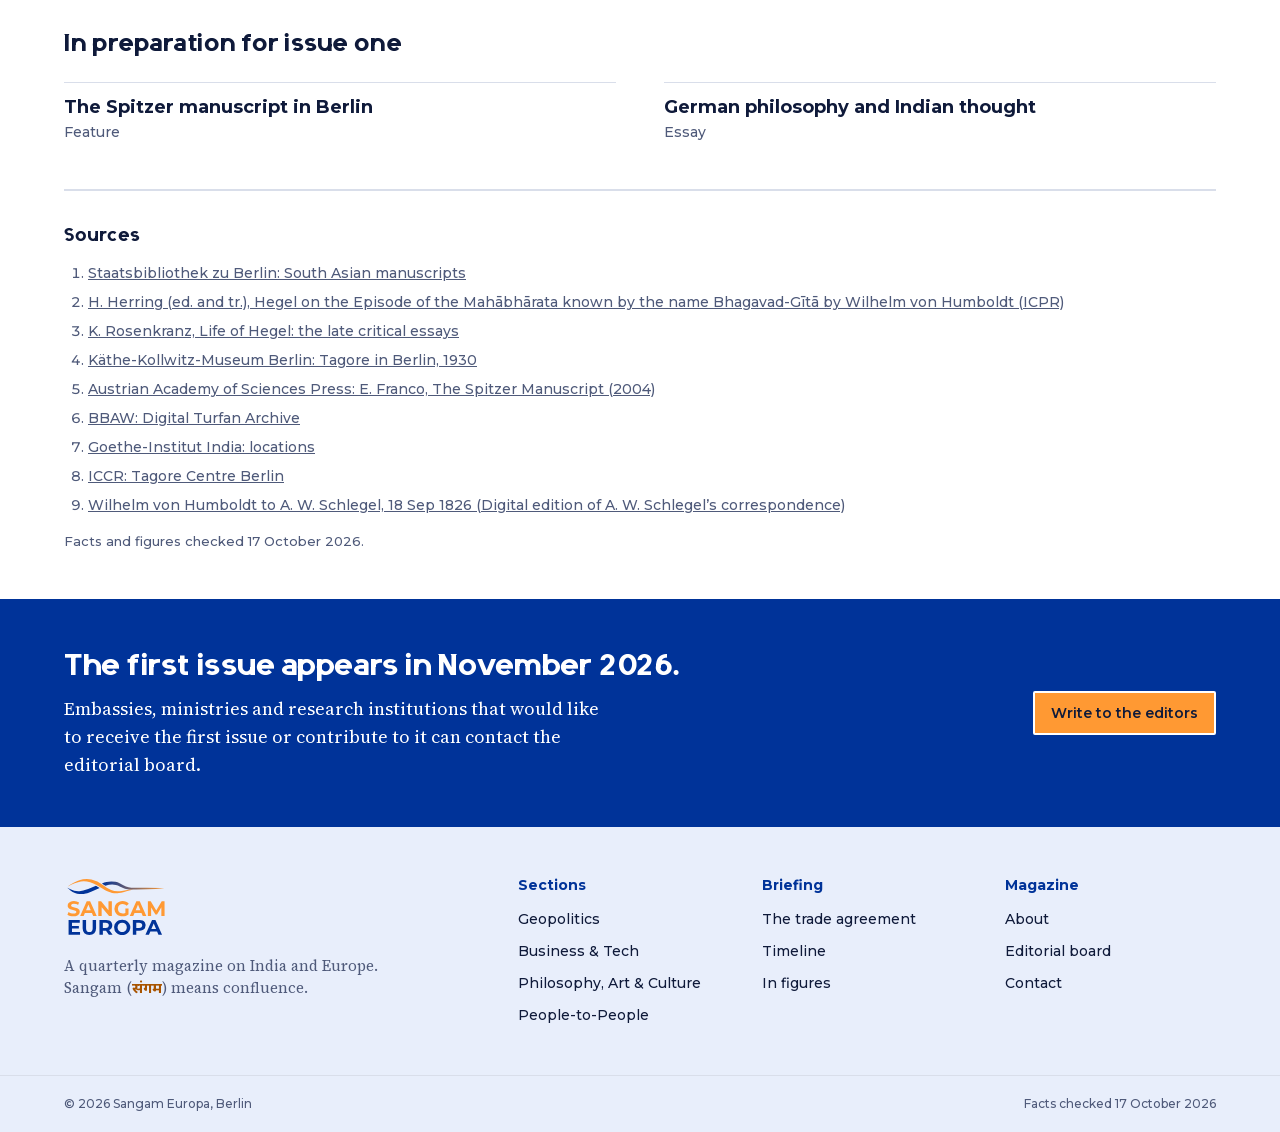
<file: public/culture.html>
<!doctype html>
<html lang="en">
<head>
<meta charset="utf-8">
<meta name="viewport" content="width=device-width, initial-scale=1">
<title>Philosophy, Art &amp; Culture | Sangam Europa</title>
<meta name="color-scheme" content="light dark">
<meta name="description" content="Philosophy, literature, art and music, and the long history of scholarly exchange between India and Germany.">
<link rel="icon" href="assets/favicon.png">
<link rel="preload" href="assets/fonts/source-serif-4-latin.woff2" as="font" type="font/woff2" crossorigin><link rel="preload" href="assets/fonts/montserrat-latin.woff2" as="font" type="font/woff2" crossorigin><link rel="stylesheet" href="assets/fonts/fonts.css">
<link rel="stylesheet" href="assets/tokens.css">
<link rel="stylesheet" href="assets/site.css">
<link rel="stylesheet" href="assets/briefing.css">
<noscript><style>.menu-btn { display: none; } @media (max-width: 899px) { .masthead { position: static; } .nav-mobile { display: grid; } }</style></noscript>
</head>
<body>
<a class="skip" href="#main">Skip to content</a>
<header class="masthead" onkeydown="var n=document.getElementById('nav-mobile');if(event.key==='Escape'&amp;&amp;n.classList.contains('open')){n.classList.remove('open');var b=this.querySelector('.menu-btn');b.setAttribute('aria-expanded','false');b.focus()}">
 <div class="wrap">
  <div class="masthead-row">
   <a class="brand" href="index.html" aria-label="Sangam Europa home"><picture><source srcset="assets/logo-white.svg" media="(prefers-color-scheme: dark)"><img src="assets/logo.svg" alt="Sangam Europa"></picture></a>
   <nav class="nav" aria-label="Sections"><a href="geopolitics.html">Geopolitics</a><a href="business-tech.html">Business &amp; Tech</a><a href="culture.html" aria-current="page">Philosophy, Art &amp; Culture</a><a href="people.html">People-to-People</a><a href="briefing.html">Briefing</a></nav>
   <div class="masthead-action">
    <a class="btn btn-quiet btn-sm" href="about.html"><span>About</span></a>
    <button class="menu-btn" type="button" aria-expanded="false" aria-controls="nav-mobile" onclick="var n=document.getElementById('nav-mobile');var o=n.classList.toggle('open');this.setAttribute('aria-expanded',o)">Menu</button>
   </div>
  </div>
  <nav class="nav-mobile" id="nav-mobile" aria-label="Sections"><a href="geopolitics.html">Geopolitics</a><a href="business-tech.html">Business &amp; Tech</a><a href="culture.html" aria-current="page">Philosophy, Art &amp; Culture</a><a href="people.html">People-to-People</a><a href="briefing.html">Briefing</a><a href="about.html">About</a></nav>
 </div>
 <div class="rule" aria-hidden="true"></div>
</header>
<main id="main">

<div class="wrap">
 <section class="section-hero"><h1 class="display-1">Philosophy, Art &amp; Culture</h1><p class="standfirst">Philosophy, literature, art and music, and the long history of scholarly exchange between India and Germany.</p></section>
 <section class="section" aria-labelledby="ctx-h">
  <div class="section-head"><h2 id="ctx-h">Background</h2></div>
  <ol class="ledger"><li class="entry"><p class="when">Since 1823</p><div><p>The Staatsbibliothek zu Berlin holds about 10,000 South Asian manuscripts, more than 1,500 of them on palm leaf. Its first acquisitions were two Tamil palm-leaf manuscripts bought by Alexander von Humboldt in Paris in 1823.</p><p class="src"><a href="https://staatsbibliothek-berlin.de/en/about-the-library/departments/orient/translate-to-english-sammlungen/translate-to-english-handschriften/translate-to-english-suedasiatische-handschriften" rel="noopener" title="Staatsbibliothek zu Berlin: South Asian manuscripts">Staatsbibliothek zu Berlin</a></p></div></li><li class="entry"><p class="when">1825–1827</p><div><p>Wilhelm von Humboldt read two papers on the Bhagavad Gītā to the Prussian Academy of Sciences, on 30 June 1825 and 15 June 1826. Hegel answered in a long two-part review, published in 1827.</p><p class="src"><a href="https://icpr.in/wp-content/uploads/2024/01/Pdf-10.pdf" rel="noopener" title="H. Herring (ed. and tr.), Hegel on the Episode of the Mahābhārata known by the name Bhagavad-Gītā by Wilhelm von Humboldt (ICPR)">Herring, ICPR</a>, <a href="https://en.hegel.net/rosenkranz-life-of-hegel21-Late_Critical_Essays.htm" rel="noopener" title="K. Rosenkranz, Life of Hegel: the late critical essays">Rosenkranz, Life of Hegel</a></p></div></li><li class="entry"><p class="when">11–17 July 1930</p><div><p>Rabindranath Tagore exhibited his paintings in Berlin and visited Albert Einstein at Caputh on 14 July.</p><p class="src"><a href="https://www.kaethe-kollwitz.berlin/en/news/the-world-artist/" rel="noopener" title="Käthe-Kollwitz-Museum Berlin: Tagore in Berlin, 1930">Käthe-Kollwitz-Museum</a></p></div></li><li class="entry"><p class="when">Today</p><div><p>The Spitzer manuscript, palm-leaf fragments found on the Silk Road, is the oldest known philosophical manuscript in Sanskrit. It contains the oldest surviving list of the books of the Mahābhārata. Berlin’s Turfan collection of Silk Road manuscripts, about 40,000 fragments, is digitised and online.</p><p class="src"><a href="https://austriaca.at/3301-4" rel="noopener" title="Austrian Academy of Sciences Press: E. Franco, The Spitzer Manuscript (2004)">Austrian Academy of Sciences</a>, <a href="https://turfan.bbaw.de/dta-i-en.html" rel="noopener" title="BBAW: Digital Turfan Archive">BBAW</a></p></div></li><li class="entry"><p class="when">Today</p><div><p>There are six Goethe-Institutes (Max Mueller Bhavan) in India. The Tagore Centre in Berlin, run by the Indian Council for Cultural Relations, opened in 1994.</p><p class="src"><a href="https://goethe.de/ins/in/en/sta.html" rel="noopener" title="Goethe-Institut India: locations">Goethe-Institut</a>, <a href="https://iccr.gov.in/indianculturalcenter/tagore-centre-berlin-germany" rel="noopener" title="ICCR: Tagore Centre Berlin">ICCR</a></p></div></li></ol>
  <figure class="quote"><div class="rule short" aria-hidden="true"></div><blockquote>“The Gītā seems to me, as much as a Platonic dialogue or a book of Aristotle, a metaphysical essay – if one could call a poem that.”</blockquote><figcaption>Wilhelm von Humboldt, <span>letter to A. W. Schlegel, Tegel, 18 September 1826</span></figcaption><p class="caption orig">German original: <span lang="de">„die Gítá scheint mir ebenso wohl, wie ein Platonisches Gespräch oder ein Buch des Aristoteles, ein metaphysischer Aufsatz, wenn man ein Gedicht so nennen könnte“</span>. Translation: Sangam Europa.</p><p class="src"><a href="https://august-wilhelm-schlegel.de/briefedigital/letters/view_pdf/3147.pdf" rel="noopener" title="Wilhelm von Humboldt to A. W. Schlegel, 18 Sep 1826 (Digital edition of A. W. Schlegel’s correspondence)">Humboldt to Schlegel, 1826</a></p></figure>
 </section>
 <section class="section" aria-labelledby="pl-h">
  <div class="section-head"><h2 id="pl-h">In preparation for issue one</h2></div>
  <ul class="planned"><li><h3>The Spitzer manuscript in Berlin</h3><p class="note">Feature</p></li><li><h3>German philosophy and Indian thought</h3><p class="note">Essay</p></li></ul>
 </section>
 <section class="sources" aria-labelledby="src-h"><h2 id="src-h">Sources</h2><ol><li><a href="https://staatsbibliothek-berlin.de/en/about-the-library/departments/orient/translate-to-english-sammlungen/translate-to-english-handschriften/translate-to-english-suedasiatische-handschriften" rel="noopener">Staatsbibliothek zu Berlin: South Asian manuscripts</a></li><li><a href="https://icpr.in/wp-content/uploads/2024/01/Pdf-10.pdf" rel="noopener">H. Herring (ed. and tr.), Hegel on the Episode of the Mahābhārata known by the name Bhagavad-Gītā by Wilhelm von Humboldt (ICPR)</a></li><li><a href="https://en.hegel.net/rosenkranz-life-of-hegel21-Late_Critical_Essays.htm" rel="noopener">K. Rosenkranz, Life of Hegel: the late critical essays</a></li><li><a href="https://www.kaethe-kollwitz.berlin/en/news/the-world-artist/" rel="noopener">Käthe-Kollwitz-Museum Berlin: Tagore in Berlin, 1930</a></li><li><a href="https://austriaca.at/3301-4" rel="noopener">Austrian Academy of Sciences Press: E. Franco, The Spitzer Manuscript (2004)</a></li><li><a href="https://turfan.bbaw.de/dta-i-en.html" rel="noopener">BBAW: Digital Turfan Archive</a></li><li><a href="https://goethe.de/ins/in/en/sta.html" rel="noopener">Goethe-Institut India: locations</a></li><li><a href="https://iccr.gov.in/indianculturalcenter/tagore-centre-berlin-germany" rel="noopener">ICCR: Tagore Centre Berlin</a></li><li><a href="https://august-wilhelm-schlegel.de/briefedigital/letters/view_pdf/3147.pdf" rel="noopener">Wilhelm von Humboldt to A. W. Schlegel, 18 Sep 1826 (Digital edition of A. W. Schlegel’s correspondence)</a></li></ol><p class="src asof">Facts and figures checked 17 October 2026.</p></section>
</div>
</main>
<section class="band" aria-labelledby="band-h">
 <div class="wrap">
  <div><h2 id="band-h">The first issue appears in November 2026.</h2><p>Embassies, ministries and research institutions that would like to receive the first issue or contribute to it can contact the editorial board.</p></div>
  <div><a class="btn btn-accent" href="mailto:tony@sangam-europa.com"><span>Write to the editors</span></a></div>
 </div>
</section>
<footer class="footer">
 <div class="wrap">
  <div><picture><source srcset="assets/logo-white.svg" media="(prefers-color-scheme: dark)"><img src="assets/logo.svg" alt="Sangam Europa"></picture><p>A quarterly magazine on India and Europe. Sangam (<span class="sanskrit" lang="sa">संगम</span>) means confluence.</p></div>
  <div><h2>Sections</h2><ul><li><a href="geopolitics.html">Geopolitics</a></li><li><a href="business-tech.html">Business &amp; Tech</a></li><li><a href="culture.html">Philosophy, Art &amp; Culture</a></li><li><a href="people.html">People-to-People</a></li></ul></div>
  <div><h2>Briefing</h2><ul><li><a href="fta.html">The trade agreement</a></li><li><a href="timeline.html">Timeline</a></li><li><a href="figures.html">In figures</a></li></ul></div>
  <div><h2>Magazine</h2><ul><li><a href="about.html">About</a></li><li><a href="about.html#board">Editorial board</a></li><li><a href="about.html#contact">Contact</a></li></ul></div>
 </div>
 <div class="footer-bottom"><div class="wrap"><span>© 2026 Sangam Europa, Berlin</span><span>Facts checked 17 October 2026</span></div></div>
</footer>
<script>addEventListener('beforeprint', function () { document.querySelectorAll('details').forEach(function (d) { d.open = true; }); });</script>
</body>
</html>
</file>
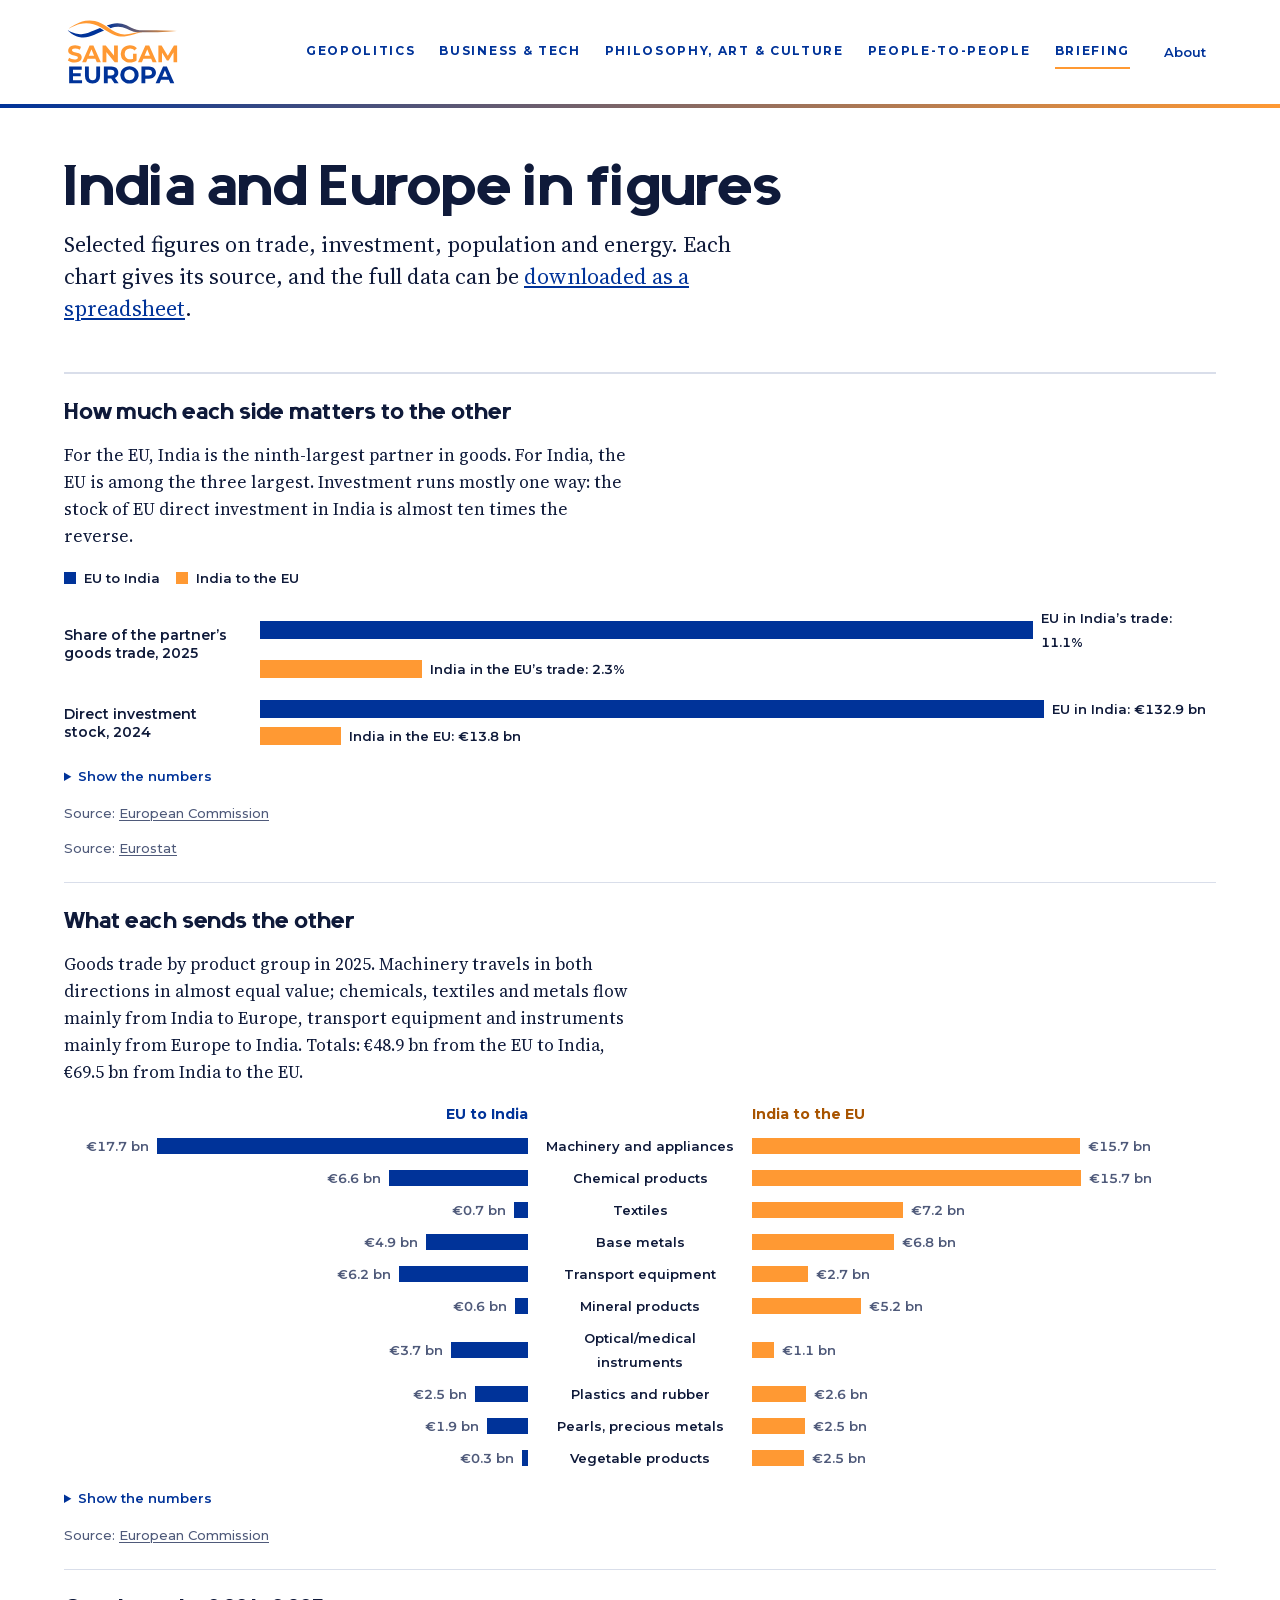
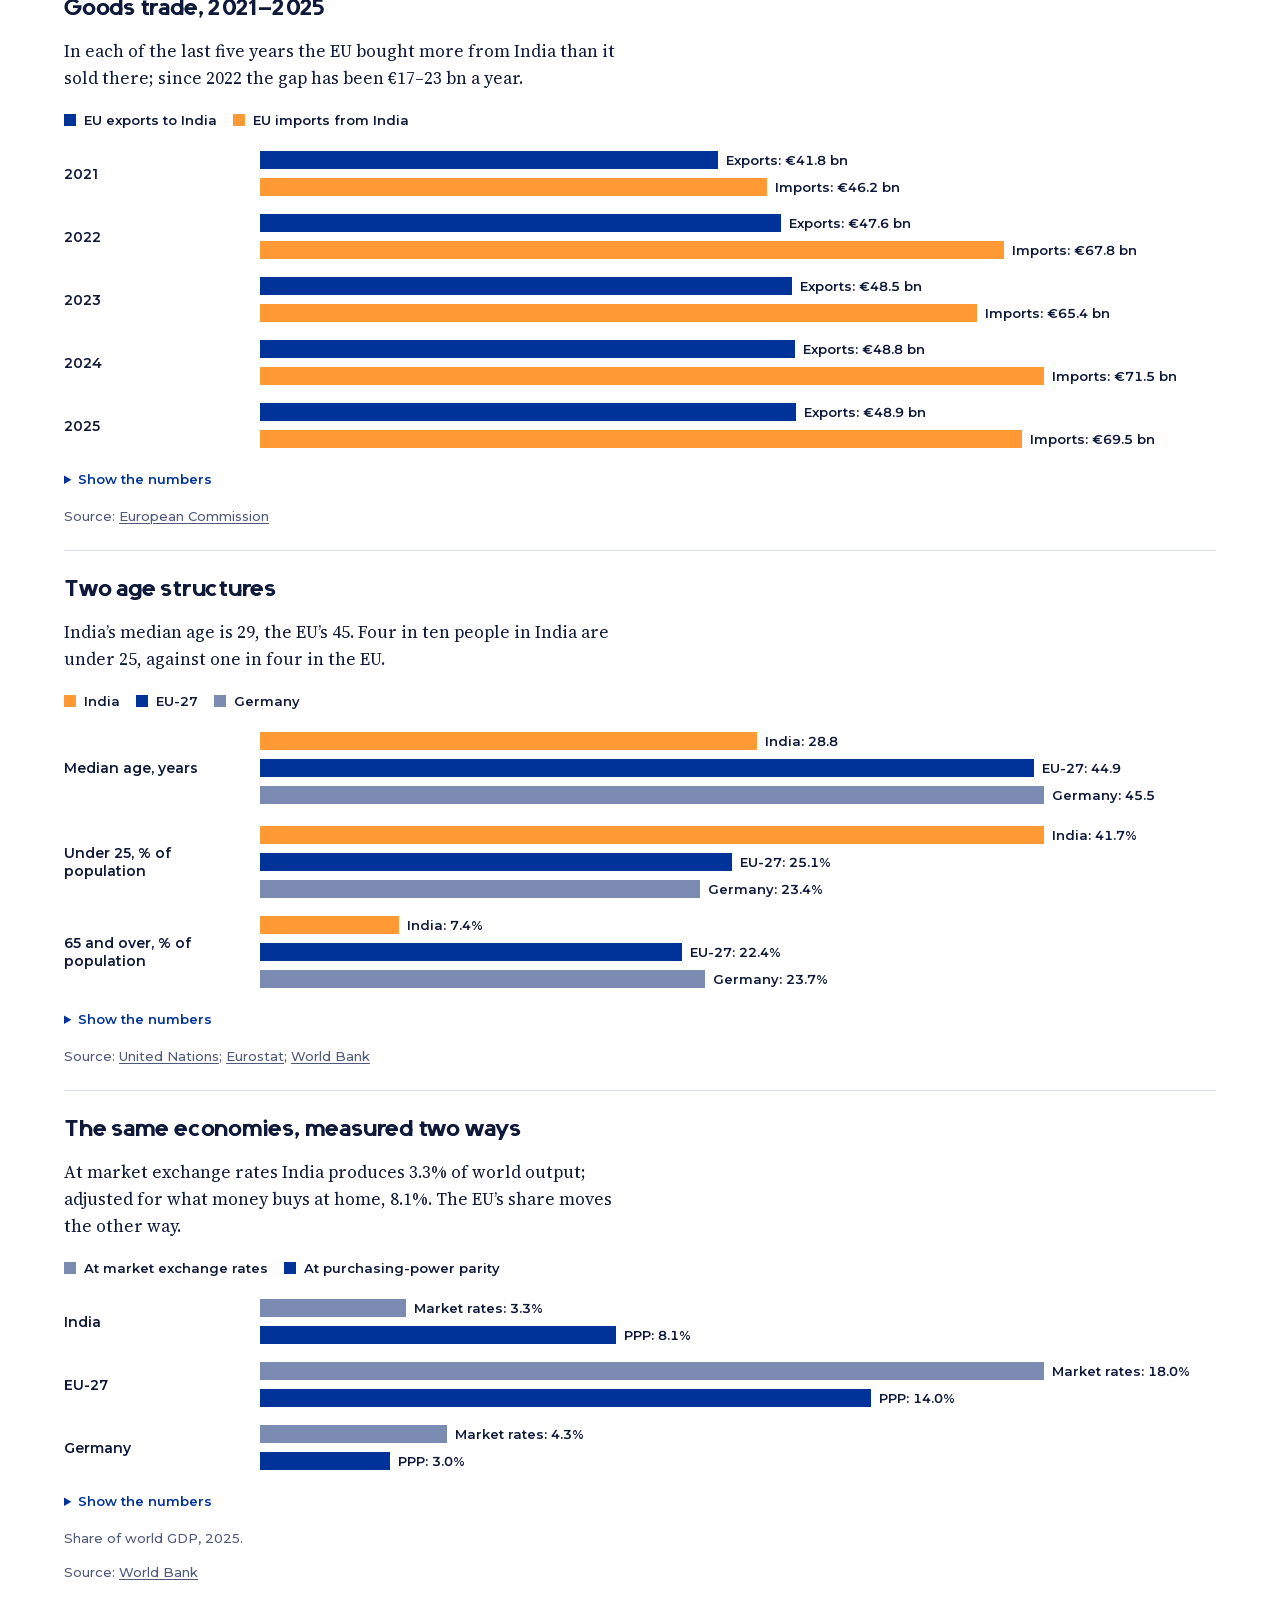
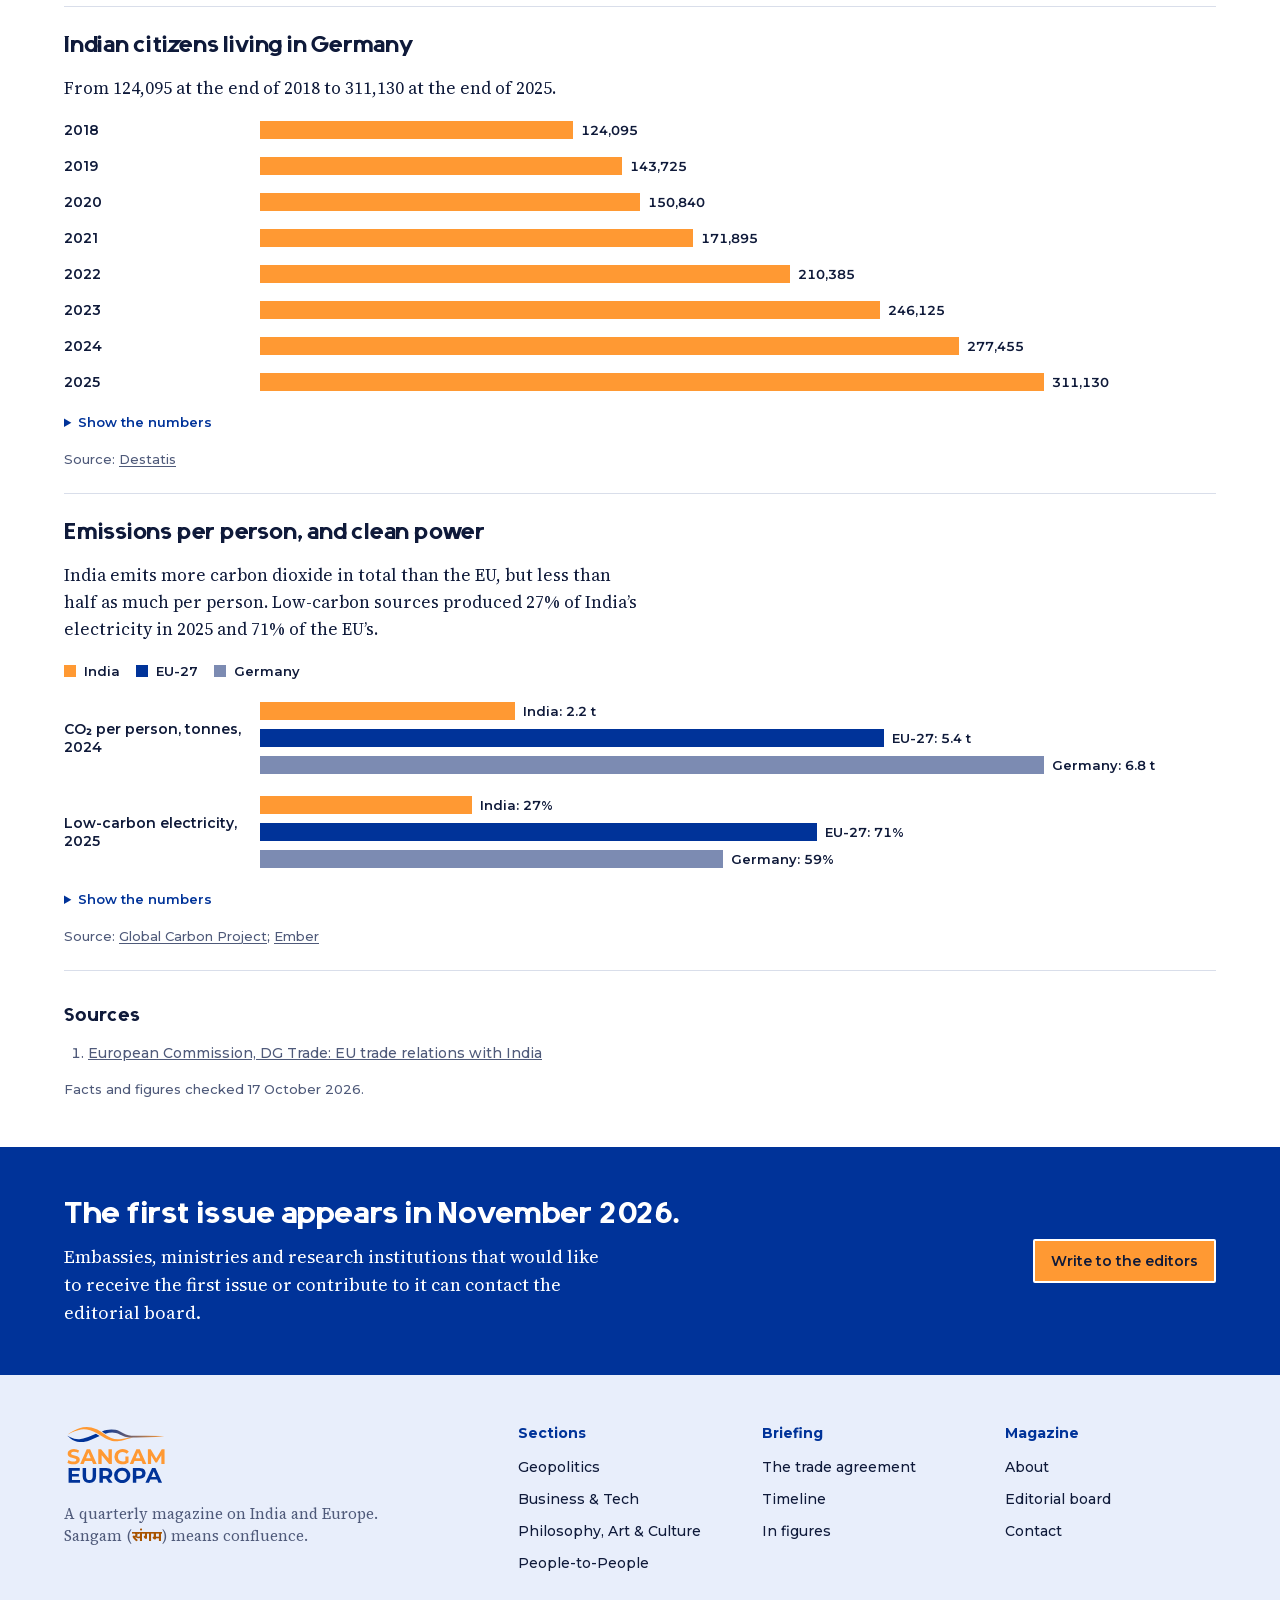
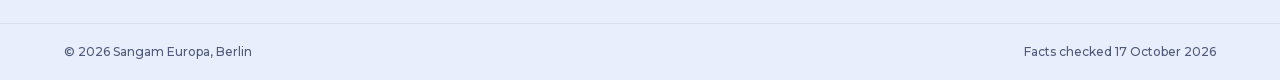
<file: public/figures.html>
<!doctype html>
<html lang="en">
<head>
<meta charset="utf-8">
<meta name="viewport" content="width=device-width, initial-scale=1">
<title>In figures | Sangam Europa</title>
<meta name="color-scheme" content="light dark">
<meta name="description" content="India and Europe compared, in sourced charts.">
<link rel="icon" href="assets/favicon.png">
<link rel="preload" href="assets/fonts/source-serif-4-latin.woff2" as="font" type="font/woff2" crossorigin><link rel="preload" href="assets/fonts/montserrat-latin.woff2" as="font" type="font/woff2" crossorigin><link rel="stylesheet" href="assets/fonts/fonts.css">
<link rel="stylesheet" href="assets/tokens.css">
<link rel="stylesheet" href="assets/site.css">
<link rel="stylesheet" href="assets/briefing.css">
<noscript><style>.menu-btn { display: none; } @media (max-width: 899px) { .masthead { position: static; } .nav-mobile { display: grid; } }</style></noscript>
</head>
<body>
<a class="skip" href="#main">Skip to content</a>
<header class="masthead" onkeydown="var n=document.getElementById('nav-mobile');if(event.key==='Escape'&amp;&amp;n.classList.contains('open')){n.classList.remove('open');var b=this.querySelector('.menu-btn');b.setAttribute('aria-expanded','false');b.focus()}">
 <div class="wrap">
  <div class="masthead-row">
   <a class="brand" href="index.html" aria-label="Sangam Europa home"><picture><source srcset="assets/logo-white.svg" media="(prefers-color-scheme: dark)"><img src="assets/logo.svg" alt="Sangam Europa"></picture></a>
   <nav class="nav" aria-label="Sections"><a href="geopolitics.html">Geopolitics</a><a href="business-tech.html">Business &amp; Tech</a><a href="culture.html">Philosophy, Art &amp; Culture</a><a href="people.html">People-to-People</a><a href="briefing.html" aria-current="page">Briefing</a></nav>
   <div class="masthead-action">
    <a class="btn btn-quiet btn-sm" href="about.html"><span>About</span></a>
    <button class="menu-btn" type="button" aria-expanded="false" aria-controls="nav-mobile" onclick="var n=document.getElementById('nav-mobile');var o=n.classList.toggle('open');this.setAttribute('aria-expanded',o)">Menu</button>
   </div>
  </div>
  <nav class="nav-mobile" id="nav-mobile" aria-label="Sections"><a href="geopolitics.html">Geopolitics</a><a href="business-tech.html">Business &amp; Tech</a><a href="culture.html">Philosophy, Art &amp; Culture</a><a href="people.html">People-to-People</a><a href="briefing.html" aria-current="page">Briefing</a><a href="about.html">About</a></nav>
 </div>
 <div class="rule" aria-hidden="true"></div>
</header>
<main id="main">

<div class="wrap">
 <section class="section-hero"><h1 class="display-1">India and Europe in figures</h1><p class="standfirst">Selected figures on trade, investment, population and energy. Each chart gives its source, and the full data can be <a href="data/india-europe-datapack.csv" download>downloaded as a spreadsheet</a>.</p></section>
 <article class="chart" id="weight">
 <h2>How much each side matters to the other</h2>
 <p class="what">For the EU, India is the ninth-largest partner in goods. For India, the EU is among the three largest. Investment runs mostly one way: the stock of EU direct investment in India is almost ten times the reverse.</p>
 <div class="legend"><span><i class="c-blue"></i>EU to India</span><span><i class="c-saffron"></i>India to the EU</span></div>
 <div class="bars"><div class="bar-row"><span class="lab">Share of the partner’s goods trade, 2025</span><div class="bar-group"><span class="bar"><i class="c-blue" style="width:82.00%"></i>EU in India’s trade: 11.1%</span><span class="bar"><i class="c-saffron" style="width:16.99%"></i>India in the EU’s trade: 2.3%</span></div></div></div>
 <div class="bars"><div class="bar-row"><span class="lab">Direct investment stock, 2024</span><div class="bar-group"><span class="bar"><i class="c-blue" style="width:82.00%"></i>EU in India: €132.9 bn</span><span class="bar"><i class="c-saffron" style="width:8.49%"></i>India in the EU: €13.8 bn</span></div></div></div>
 <details class="datatable"><summary>Show the numbers</summary><div class="table-wrap" role="region" aria-label="How much each side matters to the other, data table" tabindex="0"><table class="data"><thead><tr><th scope="col">Measure</th><th scope="col">EU in India</th><th scope="col">India in the EU</th></tr></thead><tbody><tr><th scope="row">Share of the partner’s goods trade, 2025, %</th><td class="n">11.1</td><td class="n">2.3</td></tr><tr><th scope="row">Direct investment stock, 2024, € bn</th><td class="n">132.9</td><td class="n">13.8</td></tr></tbody></table></div></details>
 <p class="src"><a href="https://policy.trade.ec.europa.eu/eu-trade-relationships-country-and-region/countries-and-regions/india_en" rel="noopener" title="European Commission, DG Trade: EU trade relations with India">European Commission</a></p><p class="src"><a href="https://ec.europa.eu/eurostat/api/dissemination/statistics/1.0/data/bop_fdi6_pos?geo=EU27_2020&amp;partner=IN&amp;stk_flow=NO&amp;fdi_item=DO__D__F&amp;entity=TOTAL&amp;nace_r2=FDI&amp;currency=MIO_EUR&amp;counterp=IMM&amp;time=2024" rel="noopener" title="Eurostat bop_fdi6_pos">Eurostat</a></p>
</article><article class="chart" id="flows">
 <h2>What each sends the other</h2>
 <p class="what">Goods trade by product group in 2025. Machinery travels in both directions in almost equal value; chemicals, textiles and metals flow mainly from India to Europe, transport equipment and instruments mainly from Europe to India. Totals: €48.9 bn from the EU to India, €69.5 bn from India to the EU.</p>
 <div class="flow"><div class="flow-head"><span class="l">EU to India</span><span class="mid"></span><span class="r">India to the EU</span></div><div class="flow-row"><span class="lab">Machinery and appliances</span><span class="l"><span class="v">€17.7 bn</span><i class="c-blue" style="width:80.0%"></i></span><span class="r"><i class="c-saffron" style="width:70.7%"></i><span class="v">€15.7 bn</span></span></div><div class="flow-row"><span class="lab">Chemical products</span><span class="l"><span class="v">€6.6 bn</span><i class="c-blue" style="width:29.9%"></i></span><span class="r"><i class="c-saffron" style="width:70.9%"></i><span class="v">€15.7 bn</span></span></div><div class="flow-row"><span class="lab">Textiles</span><span class="l"><span class="v">€0.7 bn</span><i class="c-blue" style="width:3.0%"></i></span><span class="r"><i class="c-saffron" style="width:32.5%"></i><span class="v">€7.2 bn</span></span></div><div class="flow-row"><span class="lab">Base metals</span><span class="l"><span class="v">€4.9 bn</span><i class="c-blue" style="width:22.0%"></i></span><span class="r"><i class="c-saffron" style="width:30.6%"></i><span class="v">€6.8 bn</span></span></div><div class="flow-row"><span class="lab">Transport equipment</span><span class="l"><span class="v">€6.2 bn</span><i class="c-blue" style="width:27.9%"></i></span><span class="r"><i class="c-saffron" style="width:12.0%"></i><span class="v">€2.7 bn</span></span></div><div class="flow-row"><span class="lab">Mineral products</span><span class="l"><span class="v">€0.6 bn</span><i class="c-blue" style="width:2.8%"></i></span><span class="r"><i class="c-saffron" style="width:23.5%"></i><span class="v">€5.2 bn</span></span></div><div class="flow-row"><span class="lab">Optical/medical instruments</span><span class="l"><span class="v">€3.7 bn</span><i class="c-blue" style="width:16.6%"></i></span><span class="r"><i class="c-saffron" style="width:4.8%"></i><span class="v">€1.1 bn</span></span></div><div class="flow-row"><span class="lab">Plastics and rubber</span><span class="l"><span class="v">€2.5 bn</span><i class="c-blue" style="width:11.5%"></i></span><span class="r"><i class="c-saffron" style="width:11.6%"></i><span class="v">€2.6 bn</span></span></div><div class="flow-row"><span class="lab">Pearls, precious metals</span><span class="l"><span class="v">€1.9 bn</span><i class="c-blue" style="width:8.8%"></i></span><span class="r"><i class="c-saffron" style="width:11.4%"></i><span class="v">€2.5 bn</span></span></div><div class="flow-row"><span class="lab">Vegetable products</span><span class="l"><span class="v">€0.3 bn</span><i class="c-blue" style="width:1.2%"></i></span><span class="r"><i class="c-saffron" style="width:11.2%"></i><span class="v">€2.5 bn</span></span></div></div>
 <details class="datatable"><summary>Show the numbers</summary><div class="table-wrap" role="region" aria-label="What each sends the other, data table" tabindex="0"><table class="data"><thead><tr><th scope="col">Product group</th><th scope="col">EU to India, € bn</th><th scope="col">India to the EU, € bn</th></tr></thead><tbody><tr><th scope="row">Machinery and appliances</th><td class="n">17.7</td><td class="n">15.7</td></tr><tr><th scope="row">Chemical products</th><td class="n">6.6</td><td class="n">15.7</td></tr><tr><th scope="row">Textiles</th><td class="n">0.7</td><td class="n">7.2</td></tr><tr><th scope="row">Base metals</th><td class="n">4.9</td><td class="n">6.8</td></tr><tr><th scope="row">Transport equipment</th><td class="n">6.2</td><td class="n">2.7</td></tr><tr><th scope="row">Mineral products (incl. fuels)</th><td class="n">0.6</td><td class="n">5.2</td></tr><tr><th scope="row">Optical/medical instruments</th><td class="n">3.7</td><td class="n">1.1</td></tr><tr><th scope="row">Plastics and rubber</th><td class="n">2.5</td><td class="n">2.6</td></tr><tr><th scope="row">Pearls, precious metals</th><td class="n">1.9</td><td class="n">2.5</td></tr><tr><th scope="row">Vegetable products</th><td class="n">0.3</td><td class="n">2.5</td></tr></tbody></table></div></details>
 <p class="src"><a href="https://webgate.ec.europa.eu/isdb_results/factsheets/country/details_india_en.pdf" rel="noopener" title="European Commission DG Trade country factsheet India (Eurostat Comext; dated 20-05-2026)">European Commission</a></p>
</article><article class="chart" id="trade-years">
 <h2>Goods trade, 2021–2025</h2>
 <p class="what">In each of the last five years the EU bought more from India than it sold there; since 2022 the gap has been €17–23 bn a year.</p>
 <div class="legend"><span><i class="c-blue"></i>EU exports to India</span><span><i class="c-saffron"></i>EU imports from India</span></div>
 <div class="bars"><div class="bar-row"><span class="lab">2021</span><div class="bar-group"><span class="bar"><i class="c-blue" style="width:47.96%"></i>Exports: €41.8 bn</span><span class="bar"><i class="c-saffron" style="width:53.00%"></i>Imports: €46.2 bn</span></div></div><div class="bar-row"><span class="lab">2022</span><div class="bar-group"><span class="bar"><i class="c-blue" style="width:54.55%"></i>Exports: €47.6 bn</span><span class="bar"><i class="c-saffron" style="width:77.78%"></i>Imports: €67.8 bn</span></div></div><div class="bar-row"><span class="lab">2023</span><div class="bar-group"><span class="bar"><i class="c-blue" style="width:55.65%"></i>Exports: €48.5 bn</span><span class="bar"><i class="c-saffron" style="width:75.05%"></i>Imports: €65.4 bn</span></div></div><div class="bar-row"><span class="lab">2024</span><div class="bar-group"><span class="bar"><i class="c-blue" style="width:56.01%"></i>Exports: €48.8 bn</span><span class="bar"><i class="c-saffron" style="width:82.00%"></i>Imports: €71.5 bn</span></div></div><div class="bar-row"><span class="lab">2025</span><div class="bar-group"><span class="bar"><i class="c-blue" style="width:56.08%"></i>Exports: €48.9 bn</span><span class="bar"><i class="c-saffron" style="width:79.70%"></i>Imports: €69.5 bn</span></div></div></div>
 <details class="datatable"><summary>Show the numbers</summary><div class="table-wrap" role="region" aria-label="Goods trade, 2021–2025, data table" tabindex="0"><table class="data"><thead><tr><th scope="col">Year</th><th scope="col">EU exports to India, € bn</th><th scope="col">EU imports from India, € bn</th></tr></thead><tbody><tr><th scope="row">2021</th><td class="n">41.8</td><td class="n">46.2</td></tr><tr><th scope="row">2022</th><td class="n">47.6</td><td class="n">67.8</td></tr><tr><th scope="row">2023</th><td class="n">48.5</td><td class="n">65.4</td></tr><tr><th scope="row">2024</th><td class="n">48.8</td><td class="n">71.5</td></tr><tr><th scope="row">2025</th><td class="n">48.9</td><td class="n">69.5</td></tr></tbody></table></div></details>
 <p class="src"><a href="https://webgate.ec.europa.eu/isdb_results/factsheets/country/details_india_en.pdf" rel="noopener" title="European Commission DG Trade country factsheet India (Eurostat Comext; dated 20-05-2026)">European Commission</a></p>
</article><article class="chart" id="age">
 <h2>Two age structures</h2>
 <p class="what">India’s median age is 29, the EU’s 45. Four in ten people in India are under 25, against one in four in the EU.</p>
 <div class="legend"><span><i class="c-saffron"></i>India</span><span><i class="c-blue"></i>EU-27</span><span><i class="c-ink"></i>Germany</span></div>
 <div class="bars"><div class="bar-row"><span class="lab">Median age, years</span><div class="bar-group"><span class="bar"><i class="c-saffron" style="width:51.97%"></i>India: 28.8</span><span class="bar"><i class="c-blue" style="width:80.93%"></i>EU-27: 44.9</span><span class="bar"><i class="c-ink" style="width:82.00%"></i>Germany: 45.5</span></div></div></div>
 <div class="bars"><div class="bar-row"><span class="lab">Under 25, % of population</span><div class="bar-group"><span class="bar"><i class="c-saffron" style="width:82.00%"></i>India: 41.7%</span><span class="bar"><i class="c-blue" style="width:49.36%"></i>EU-27: 25.1%</span><span class="bar"><i class="c-ink" style="width:46.01%"></i>Germany: 23.4%</span></div></div><div class="bar-row"><span class="lab">65 and over, % of population</span><div class="bar-group"><span class="bar"><i class="c-saffron" style="width:14.51%"></i>India: 7.4%</span><span class="bar"><i class="c-blue" style="width:44.13%"></i>EU-27: 22.4%</span><span class="bar"><i class="c-ink" style="width:46.60%"></i>Germany: 23.7%</span></div></div></div>
 <details class="datatable"><summary>Show the numbers</summary><div class="table-wrap" role="region" aria-label="Two age structures, data table" tabindex="0"><table class="data"><thead><tr><th scope="col">Measure</th><th scope="col">India</th><th scope="col">EU-27</th><th scope="col">Germany</th></tr></thead><tbody><tr><th scope="row">Median age, years</th><td class="n">28.8</td><td class="n">44.9</td><td class="n">45.5</td></tr><tr><th scope="row">Under 25, % of population</th><td class="n">41.7</td><td class="n">25.1</td><td class="n">23.4</td></tr><tr><th scope="row">65 and over, % of population</th><td class="n">7.4</td><td class="n">22.4</td><td class="n">23.7</td></tr></tbody></table></div></details>
 <p class="src"><a href="https://ourworldindata.org/grapher/median-age.csv?v=1&amp;csvType=filtered&amp;useColumnShortNames=true&amp;country=IND~DEU~CHN~USA&amp;time=2025" rel="noopener" title="UN World Population Prospects 2024 (medium variant) via Our World in Data">United Nations</a>; <a href="https://ec.europa.eu/eurostat/api/dissemination/statistics/1.0/data/demo_pjanind?geo=EU27_2020&amp;indic_de=MEDAGEPOP&amp;time=2025" rel="noopener" title="Eurostat demo_pjanind">Eurostat</a>; <a href="https://api.worldbank.org/v2/country/IND;DEU;EUU;CHN;USA;WLD/indicator/SP.POP.65UP.TO.ZS?format=json&amp;date=2024:2025" rel="noopener" title="World Bank WDI (API, last updated 2026-10-08) SP.POP.65UP.TO.ZS">World Bank</a></p>
</article><article class="chart" id="size">
 <h2>The same economies, measured two ways</h2>
 <p class="what">At market exchange rates India produces 3.3% of world output; adjusted for what money buys at home, 8.1%. The EU’s share moves the other way.</p>
 <div class="legend"><span><i class="c-ink"></i>At market exchange rates</span><span><i class="c-blue"></i>At purchasing-power parity</span></div>
 <div class="bars"><div class="bar-row"><span class="lab">India</span><div class="bar-group"><span class="bar"><i class="c-ink" style="width:15.26%"></i>Market rates: 3.3%</span><span class="bar"><i class="c-blue" style="width:37.19%"></i>PPP: 8.1%</span></div></div><div class="bar-row"><span class="lab">EU-27</span><div class="bar-group"><span class="bar"><i class="c-ink" style="width:82.00%"></i>Market rates: 18.0%</span><span class="bar"><i class="c-blue" style="width:63.91%"></i>PPP: 14.0%</span></div></div><div class="bar-row"><span class="lab">Germany</span><div class="bar-group"><span class="bar"><i class="c-ink" style="width:19.51%"></i>Market rates: 4.3%</span><span class="bar"><i class="c-blue" style="width:13.61%"></i>PPP: 3.0%</span></div></div></div>
 <details class="datatable"><summary>Show the numbers</summary><div class="table-wrap" role="region" aria-label="The same economies, measured two ways, data table" tabindex="0"><table class="data"><thead><tr><th scope="col">Economy</th><th scope="col">Share of world GDP at market exchange rates, %</th><th scope="col">Share of world GDP at purchasing-power parity, %</th></tr></thead><tbody><tr><th scope="row">India</th><td class="n">3.3</td><td class="n">8.1</td></tr><tr><th scope="row">EU-27</th><td class="n">18.0</td><td class="n">14.0</td></tr><tr><th scope="row">Germany</th><td class="n">4.3</td><td class="n">3.0</td></tr></tbody></table></div></details>
 <p class="caption">Share of world GDP, 2025.</p><p class="src"><a href="https://api.worldbank.org/v2/country/IND;DEU;EUU;CHN;USA;WLD/indicator/NY.GDP.MKTP.CD?format=json&amp;date=2025" rel="noopener" title="World Bank WDI (API, last updated 2026-10-08) NY.GDP.MKTP.CD">World Bank</a></p>
</article><article class="chart" id="germany">
 <h2>Indian citizens living in Germany</h2>
 <p class="what">From 124,095 at the end of 2018 to 311,130 at the end of 2025.</p>
 <div class="bars"><div class="bar-row"><span class="lab">2018</span><div class="bar-group"><span class="bar"><i class="c-saffron" style="width:32.71%"></i>124,095</span></div></div><div class="bar-row"><span class="lab">2019</span><div class="bar-group"><span class="bar"><i class="c-saffron" style="width:37.88%"></i>143,725</span></div></div><div class="bar-row"><span class="lab">2020</span><div class="bar-group"><span class="bar"><i class="c-saffron" style="width:39.75%"></i>150,840</span></div></div><div class="bar-row"><span class="lab">2021</span><div class="bar-group"><span class="bar"><i class="c-saffron" style="width:45.30%"></i>171,895</span></div></div><div class="bar-row"><span class="lab">2022</span><div class="bar-group"><span class="bar"><i class="c-saffron" style="width:55.45%"></i>210,385</span></div></div><div class="bar-row"><span class="lab">2023</span><div class="bar-group"><span class="bar"><i class="c-saffron" style="width:64.87%"></i>246,125</span></div></div><div class="bar-row"><span class="lab">2024</span><div class="bar-group"><span class="bar"><i class="c-saffron" style="width:73.12%"></i>277,455</span></div></div><div class="bar-row"><span class="lab">2025</span><div class="bar-group"><span class="bar"><i class="c-saffron" style="width:82.00%"></i>311,130</span></div></div></div>
 <details class="datatable"><summary>Show the numbers</summary><div class="table-wrap" role="region" aria-label="Indian citizens living in Germany, data table" tabindex="0"><table class="data"><thead><tr><th scope="col">End of year</th><th scope="col">Indian citizens in Germany</th></tr></thead><tbody><tr><th scope="row">2018</th><td class="n">124,095</td></tr><tr><th scope="row">2019</th><td class="n">143,725</td></tr><tr><th scope="row">2020</th><td class="n">150,840</td></tr><tr><th scope="row">2021</th><td class="n">171,895</td></tr><tr><th scope="row">2022</th><td class="n">210,385</td></tr><tr><th scope="row">2023</th><td class="n">246,125</td></tr><tr><th scope="row">2024</th><td class="n">277,455</td></tr><tr><th scope="row">2025</th><td class="n">311,130</td></tr></tbody></table></div></details>
 <p class="src"><a href="https://www.destatis.de/DE/Themen/Gesellschaft-Umwelt/Bevoelkerung/Migration-Integration/Tabellen/auslaendische-bevoelkerung-staatsangehoerigkeit-jahre.html" rel="noopener" title="Destatis, foreign population by citizenship (Ausländerzentralregister), 31 Dec">Destatis</a></p>
</article><article class="chart" id="climate">
 <h2>Emissions per person, and clean power</h2>
 <p class="what">India emits more carbon dioxide in total than the EU, but less than half as much per person. Low-carbon sources produced 27% of India’s electricity in 2025 and 71% of the EU’s.</p>
 <div class="legend"><span><i class="c-saffron"></i>India</span><span><i class="c-blue"></i>EU-27</span><span><i class="c-ink"></i>Germany</span></div>
 <div class="bars"><div class="bar-row"><span class="lab">CO₂ per person, tonnes, 2024</span><div class="bar-group"><span class="bar"><i class="c-saffron" style="width:26.66%"></i>India: 2.2 t</span><span class="bar"><i class="c-blue" style="width:65.27%"></i>EU-27: 5.4 t</span><span class="bar"><i class="c-ink" style="width:82.00%"></i>Germany: 6.8 t</span></div></div></div>
 <div class="bars"><div class="bar-row"><span class="lab">Low-carbon electricity, 2025</span><div class="bar-group"><span class="bar"><i class="c-saffron" style="width:22.14%"></i>India: 27%</span><span class="bar"><i class="c-blue" style="width:58.22%"></i>EU-27: 71%</span><span class="bar"><i class="c-ink" style="width:48.38%"></i>Germany: 59%</span></div></div></div>
 <details class="datatable"><summary>Show the numbers</summary><div class="table-wrap" role="region" aria-label="Emissions per person, and clean power, data table" tabindex="0"><table class="data"><thead><tr><th scope="col">Measure</th><th scope="col">India</th><th scope="col">EU-27</th><th scope="col">Germany</th></tr></thead><tbody><tr><th scope="row">CO₂ per person, tonnes, 2024</th><td class="n">2.2</td><td class="n">5.4</td><td class="n">6.8</td></tr><tr><th scope="row">Low-carbon share of electricity, 2025, %</th><td class="n">27</td><td class="n">71</td><td class="n">59</td></tr></tbody></table></div></details>
 <p class="src"><a href="https://ourworldindata.org/grapher/co-emissions-per-capita.csv?v=1&amp;csvType=filtered&amp;useColumnShortNames=true&amp;country=IND~DEU~CHN~USA~European+Union+%2827%29~OWID_WRL&amp;time=2024" rel="noopener" title="Global Carbon Budget (Global Carbon Project) via Our World in Data">Global Carbon Project</a>; <a href="https://ember-energy.org/countries-and-regions/india/" rel="noopener" title="Ember country profile">Ember</a></p>
</article>
 <section class="sources" aria-labelledby="src-h"><h2 id="src-h">Sources</h2><ol><li><a href="https://policy.trade.ec.europa.eu/eu-trade-relationships-country-and-region/countries-and-regions/india_en" rel="noopener">European Commission, DG Trade: EU trade relations with India</a></li></ol><p class="src asof">Facts and figures checked 17 October 2026.</p></section>
</div>
</main>
<section class="band" aria-labelledby="band-h">
 <div class="wrap">
  <div><h2 id="band-h">The first issue appears in November 2026.</h2><p>Embassies, ministries and research institutions that would like to receive the first issue or contribute to it can contact the editorial board.</p></div>
  <div><a class="btn btn-accent" href="mailto:tony@sangam-europa.com"><span>Write to the editors</span></a></div>
 </div>
</section>
<footer class="footer">
 <div class="wrap">
  <div><picture><source srcset="assets/logo-white.svg" media="(prefers-color-scheme: dark)"><img src="assets/logo.svg" alt="Sangam Europa"></picture><p>A quarterly magazine on India and Europe. Sangam (<span class="sanskrit" lang="sa">संगम</span>) means confluence.</p></div>
  <div><h2>Sections</h2><ul><li><a href="geopolitics.html">Geopolitics</a></li><li><a href="business-tech.html">Business &amp; Tech</a></li><li><a href="culture.html">Philosophy, Art &amp; Culture</a></li><li><a href="people.html">People-to-People</a></li></ul></div>
  <div><h2>Briefing</h2><ul><li><a href="fta.html">The trade agreement</a></li><li><a href="timeline.html">Timeline</a></li><li><a href="figures.html">In figures</a></li></ul></div>
  <div><h2>Magazine</h2><ul><li><a href="about.html">About</a></li><li><a href="about.html#board">Editorial board</a></li><li><a href="about.html#contact">Contact</a></li></ul></div>
 </div>
 <div class="footer-bottom"><div class="wrap"><span>© 2026 Sangam Europa, Berlin</span><span>Facts checked 17 October 2026</span></div></div>
</footer>
<script>addEventListener('beforeprint', function () { document.querySelectorAll('details').forEach(function (d) { d.open = true; }); });</script>
</body>
</html>
</file>
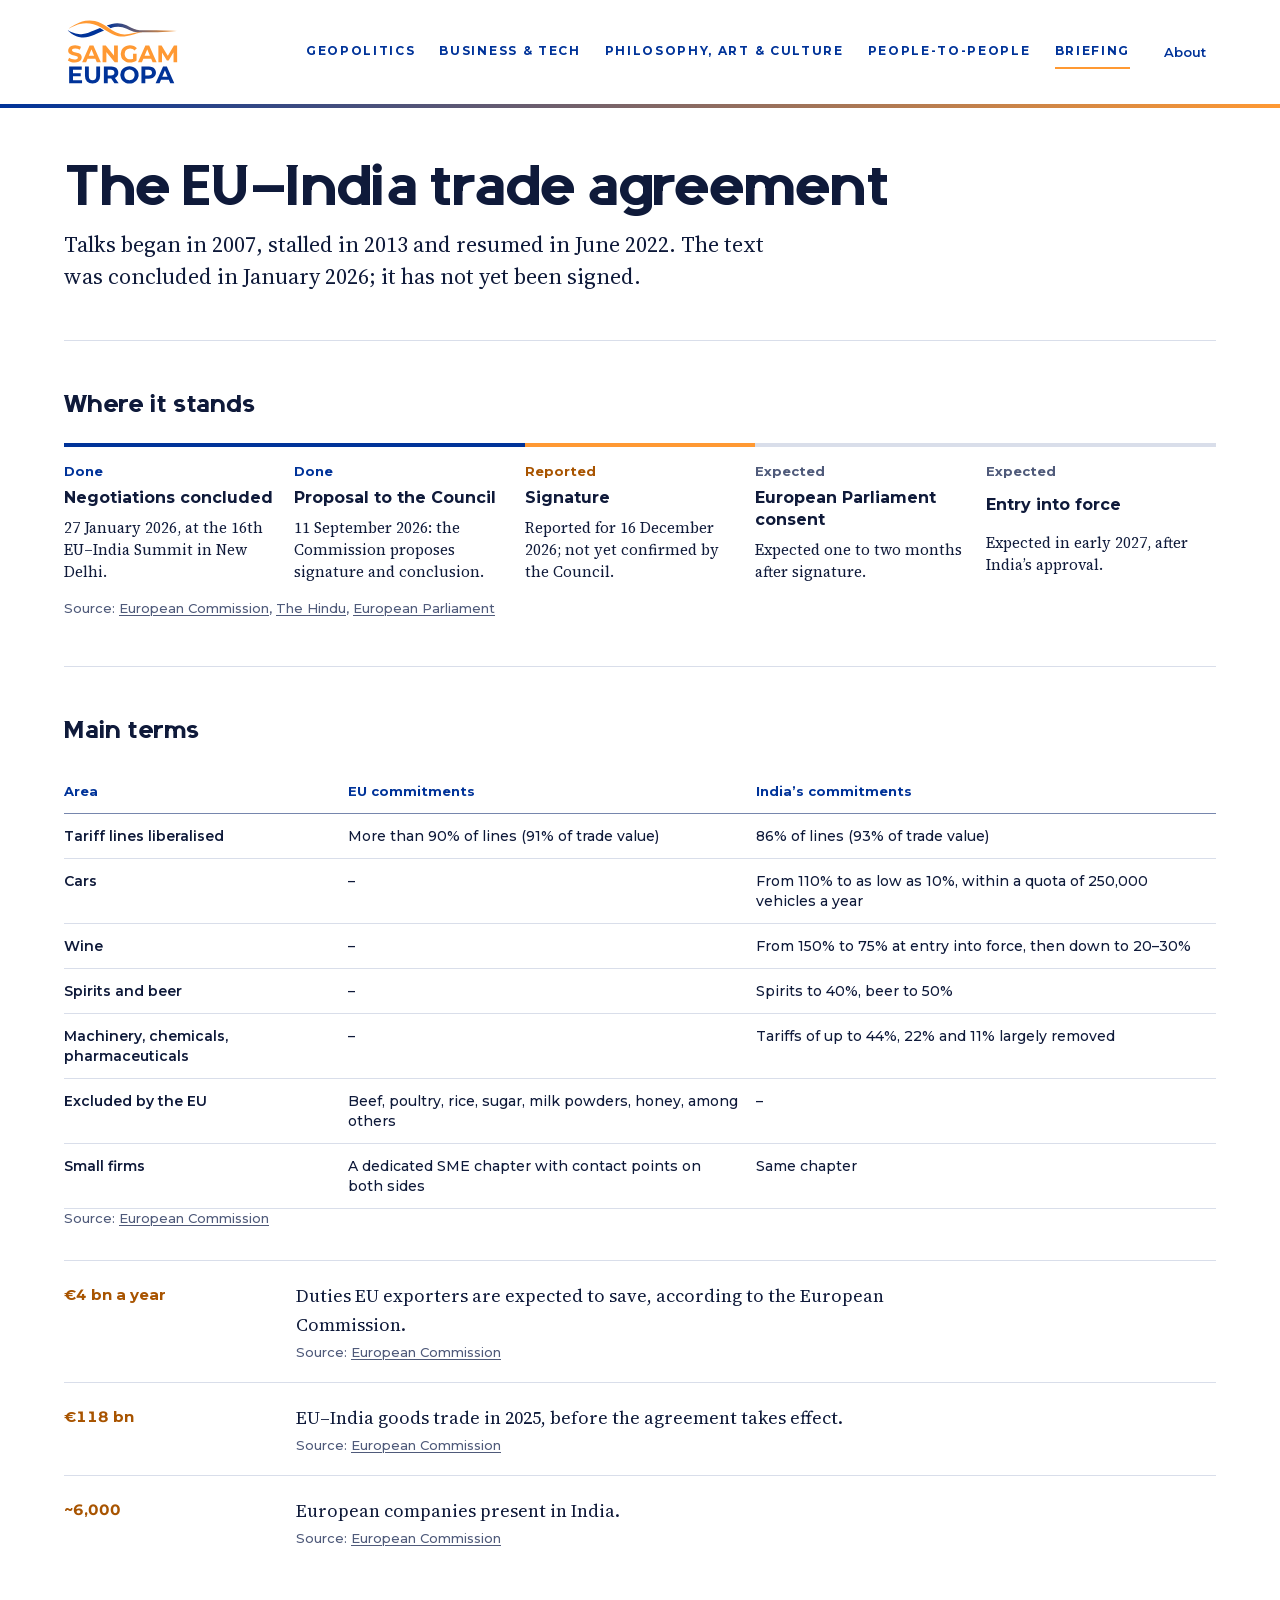
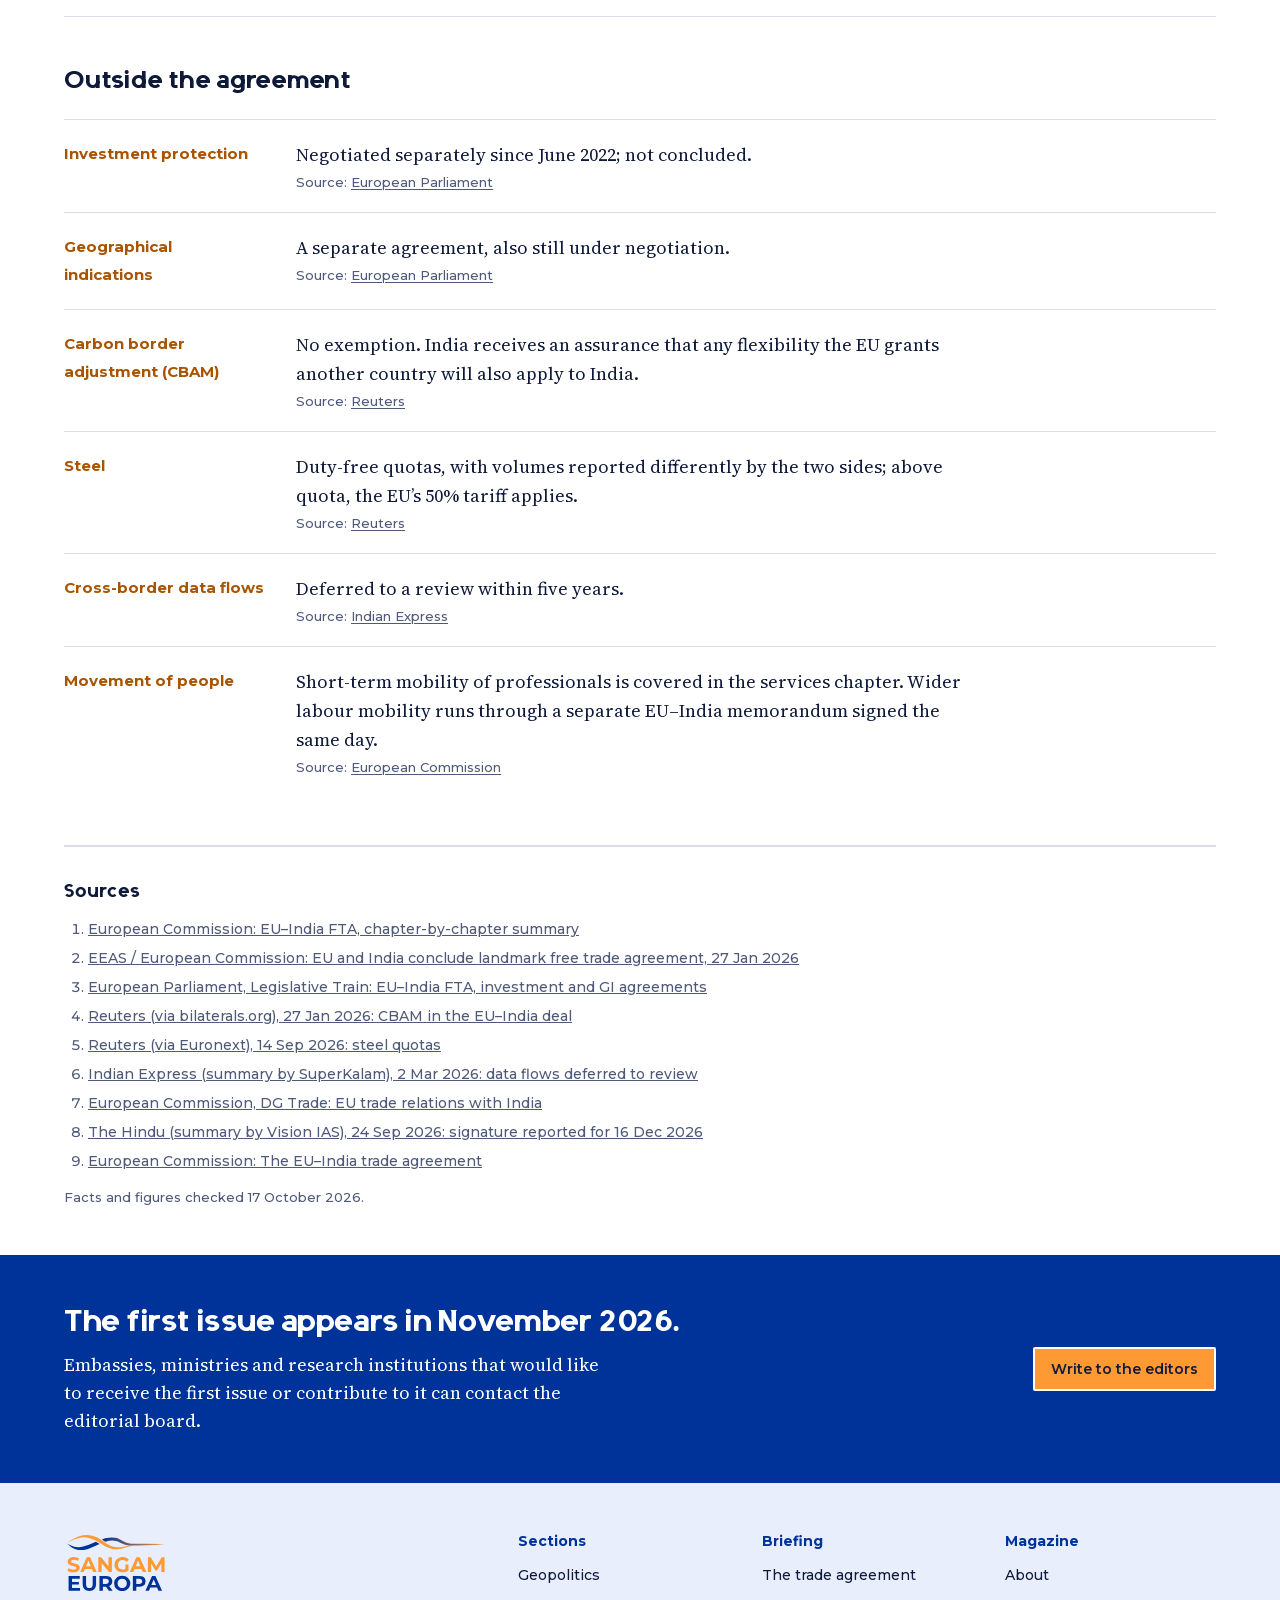
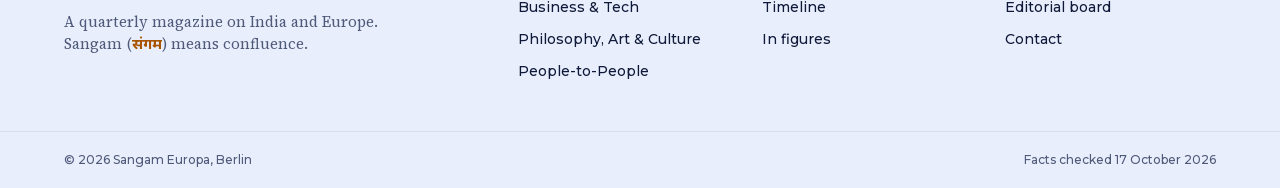
<file: public/fta.html>
<!doctype html>
<html lang="en">
<head>
<meta charset="utf-8">
<meta name="viewport" content="width=device-width, initial-scale=1">
<title>The EU–India trade agreement | Sangam Europa</title>
<meta name="color-scheme" content="light dark">
<meta name="description" content="Status, terms and open questions of the EU–India free trade agreement.">
<link rel="icon" href="assets/favicon.png">
<link rel="preload" href="assets/fonts/source-serif-4-latin.woff2" as="font" type="font/woff2" crossorigin><link rel="preload" href="assets/fonts/montserrat-latin.woff2" as="font" type="font/woff2" crossorigin><link rel="stylesheet" href="assets/fonts/fonts.css">
<link rel="stylesheet" href="assets/tokens.css">
<link rel="stylesheet" href="assets/site.css">
<link rel="stylesheet" href="assets/briefing.css">
<noscript><style>.menu-btn { display: none; } @media (max-width: 899px) { .masthead { position: static; } .nav-mobile { display: grid; } }</style></noscript>
</head>
<body>
<a class="skip" href="#main">Skip to content</a>
<header class="masthead" onkeydown="var n=document.getElementById('nav-mobile');if(event.key==='Escape'&amp;&amp;n.classList.contains('open')){n.classList.remove('open');var b=this.querySelector('.menu-btn');b.setAttribute('aria-expanded','false');b.focus()}">
 <div class="wrap">
  <div class="masthead-row">
   <a class="brand" href="index.html" aria-label="Sangam Europa home"><picture><source srcset="assets/logo-white.svg" media="(prefers-color-scheme: dark)"><img src="assets/logo.svg" alt="Sangam Europa"></picture></a>
   <nav class="nav" aria-label="Sections"><a href="geopolitics.html">Geopolitics</a><a href="business-tech.html">Business &amp; Tech</a><a href="culture.html">Philosophy, Art &amp; Culture</a><a href="people.html">People-to-People</a><a href="briefing.html" aria-current="page">Briefing</a></nav>
   <div class="masthead-action">
    <a class="btn btn-quiet btn-sm" href="about.html"><span>About</span></a>
    <button class="menu-btn" type="button" aria-expanded="false" aria-controls="nav-mobile" onclick="var n=document.getElementById('nav-mobile');var o=n.classList.toggle('open');this.setAttribute('aria-expanded',o)">Menu</button>
   </div>
  </div>
  <nav class="nav-mobile" id="nav-mobile" aria-label="Sections"><a href="geopolitics.html">Geopolitics</a><a href="business-tech.html">Business &amp; Tech</a><a href="culture.html">Philosophy, Art &amp; Culture</a><a href="people.html">People-to-People</a><a href="briefing.html" aria-current="page">Briefing</a><a href="about.html">About</a></nav>
 </div>
 <div class="rule" aria-hidden="true"></div>
</header>
<main id="main">

<div class="wrap">
 <section class="section-hero"><h1 class="display-1">The EU–India trade agreement</h1><p class="standfirst">Talks began in 2007, stalled in 2013 and resumed in June 2022. The text was concluded in January 2026; it has not yet been signed.</p></section>
 <section class="section" aria-labelledby="st-h">
  <div class="section-head"><h2 id="st-h">Where it stands</h2></div>
  <ol class="steps"><li class="done"><span class="state">Done</span><b>Negotiations concluded</b><p>27 January 2026, at the 16th EU–India Summit in New Delhi.</p></li><li class="done"><span class="state">Done</span><b>Proposal to the Council</b><p>11 September 2026: the Commission proposes signature and conclusion.</p></li><li class="next"><span class="state">Reported</span><b>Signature</b><p>Reported for 16 December 2026; not yet confirmed by the Council.</p></li><li class=""><span class="state">Expected</span><b>European Parliament consent</b><p>Expected one to two months after signature.</p></li><li class=""><span class="state">Expected</span><b>Entry into force</b><p>Expected in early 2027, after India’s approval.</p></li></ol>
  <p class="src"><a href="https://policy.trade.ec.europa.eu/eu-trade-relationships-country-and-region/countries-and-regions/india_en" rel="noopener" title="European Commission, DG Trade: EU trade relations with India">European Commission</a>, <a href="https://visionias.in/current-affairs/upsc-daily-news-summary/article/2026-09-24/the-hindu/international-relations/india-eu-fta-to-be-signed-on-december-16" rel="noopener" title="The Hindu (summary by Vision IAS), 24 Sep 2026: signature reported for 16 Dec 2026">The Hindu</a>, <a href="https://www.europarl.europa.eu/legislative-train/theme-a-global-europe-leveraging-our-power-and-partnerships/file-eu-india-fta-bit-and-gi-agreement" rel="noopener" title="European Parliament, Legislative Train: EU–India FTA, investment and GI agreements">European Parliament</a></p>
 </section>
 <section class="section" aria-labelledby="tm-h">
  <div class="section-head"><h2 id="tm-h">Main terms</h2></div>
  <div class="table-wrap" role="region" aria-labelledby="tm-h" tabindex="0"><table class="data"><thead><tr><th scope="col">Area</th><th scope="col">EU commitments</th><th scope="col">India’s commitments</th></tr></thead><tbody><tr><th scope="row">Tariff lines liberalised</th><td>More than 90% of lines (91% of trade value)</td><td>86% of lines (93% of trade value)</td></tr><tr><th scope="row">Cars</th><td>–</td><td>From 110% to as low as 10%, within a quota of 250,000 vehicles a year</td></tr><tr><th scope="row">Wine</th><td>–</td><td>From 150% to 75% at entry into force, then down to 20–30%</td></tr><tr><th scope="row">Spirits and beer</th><td>–</td><td>Spirits to 40%, beer to 50%</td></tr><tr><th scope="row">Machinery, chemicals, pharmaceuticals</th><td>–</td><td>Tariffs of up to 44%, 22% and 11% largely removed</td></tr><tr><th scope="row">Excluded by the EU</th><td>Beef, poultry, rice, sugar, milk powders, honey, among others</td><td>–</td></tr><tr><th scope="row">Small firms</th><td>A dedicated SME chapter with contact points on both sides</td><td>Same chapter</td></tr></tbody></table></div>
  <p class="src"><a href="https://policy.trade.ec.europa.eu/eu-trade-relationships-country-and-region/countries-and-regions/india/eu-india-agreements/memo-eu-india-free-trade-agreement-chapter-chapter-summary_en" rel="noopener" title="European Commission: EU–India FTA, chapter-by-chapter summary">European Commission</a></p>
  <ol class="ledger" style="margin-top:var(--space-8)">
   <li class="entry"><p class="when">€4 bn a year</p><div><p>Duties EU exporters are expected to save, according to the European Commission.</p><p class="src"><a href="https://www.eeas.europa.eu/delegations/malawi/eu-and-india-conclude-landmark-free-trade-agreement_en" rel="noopener" title="EEAS / European Commission: EU and India conclude landmark free trade agreement, 27 Jan 2026">European Commission</a></p></div></li>
   <li class="entry"><p class="when">€118 bn</p><div><p>EU–India goods trade in 2025, before the agreement takes effect.</p><p class="src"><a href="https://policy.trade.ec.europa.eu/eu-trade-relationships-country-and-region/countries-and-regions/india_en" rel="noopener" title="European Commission, DG Trade: EU trade relations with India">European Commission</a></p></div></li>
   <li class="entry"><p class="when">~6,000</p><div><p>European companies present in India.</p><p class="src"><a href="https://commission.europa.eu/topics/trade/eu-india-trade-agreement_en" rel="noopener" title="European Commission: The EU–India trade agreement">European Commission</a></p></div></li>
  </ol>
 </section>
 <section class="section" aria-labelledby="out-h">
  <div class="section-head"><h2 id="out-h">Outside the agreement</h2></div>
  <ol class="ledger"><li class="entry"><p class="when">Investment protection</p><div><p>Negotiated separately since June 2022; not concluded.</p><p class="src"><a href="https://www.europarl.europa.eu/legislative-train/theme-a-global-europe-leveraging-our-power-and-partnerships/file-eu-india-fta-bit-and-gi-agreement" rel="noopener" title="European Parliament, Legislative Train: EU–India FTA, investment and GI agreements">European Parliament</a></p></div></li><li class="entry"><p class="when">Geographical indications</p><div><p>A separate agreement, also still under negotiation.</p><p class="src"><a href="https://www.europarl.europa.eu/legislative-train/theme-a-global-europe-leveraging-our-power-and-partnerships/file-eu-india-fta-bit-and-gi-agreement" rel="noopener" title="European Parliament, Legislative Train: EU–India FTA, investment and GI agreements">European Parliament</a></p></div></li><li class="entry"><p class="when">Carbon border adjustment (CBAM)</p><div><p>No exemption. India receives an assurance that any flexibility the EU grants another country will also apply to India.</p><p class="src"><a href="https://www.bilaterals.org/eu-india-trade-deal-leaves-bloc-s" rel="noopener" title="Reuters (via bilaterals.org), 27 Jan 2026: CBAM in the EU–India deal">Reuters</a></p></div></li><li class="entry"><p class="when">Steel</p><div><p>Duty-free quotas, with volumes reported differently by the two sides; above quota, the EU’s 50% tariff applies.</p><p class="src"><a href="https://live.euronext.com/en/financial-news/india-gains-wider-eu-steel-access-carbon-levy-remains" rel="noopener" title="Reuters (via Euronext), 14 Sep 2026: steel quotas">Reuters</a></p></div></li><li class="entry"><p class="when">Cross-border data flows</p><div><p>Deferred to a review within five years.</p><p class="src"><a href="https://superkalam.com/current-affairs/02-03-2026/data-flows-india-eu-kick-can-down-the-road-to-review-later-pg12-37a6c764-6d72-43fc-a6eb-d57acfd79e50" rel="noopener" title="Indian Express (summary by SuperKalam), 2 Mar 2026: data flows deferred to review">Indian Express</a></p></div></li><li class="entry"><p class="when">Movement of people</p><div><p>Short-term mobility of professionals is covered in the services chapter. Wider labour mobility runs through a separate EU–India memorandum signed the same day.</p><p class="src"><a href="https://policy.trade.ec.europa.eu/eu-trade-relationships-country-and-region/countries-and-regions/india/eu-india-agreements/memo-eu-india-free-trade-agreement-chapter-chapter-summary_en" rel="noopener" title="European Commission: EU–India FTA, chapter-by-chapter summary">European Commission</a></p></div></li></ol>
 </section>
 <section class="sources" aria-labelledby="src-h"><h2 id="src-h">Sources</h2><ol><li><a href="https://policy.trade.ec.europa.eu/eu-trade-relationships-country-and-region/countries-and-regions/india/eu-india-agreements/memo-eu-india-free-trade-agreement-chapter-chapter-summary_en" rel="noopener">European Commission: EU–India FTA, chapter-by-chapter summary</a></li><li><a href="https://www.eeas.europa.eu/delegations/malawi/eu-and-india-conclude-landmark-free-trade-agreement_en" rel="noopener">EEAS / European Commission: EU and India conclude landmark free trade agreement, 27 Jan 2026</a></li><li><a href="https://www.europarl.europa.eu/legislative-train/theme-a-global-europe-leveraging-our-power-and-partnerships/file-eu-india-fta-bit-and-gi-agreement" rel="noopener">European Parliament, Legislative Train: EU–India FTA, investment and GI agreements</a></li><li><a href="https://www.bilaterals.org/eu-india-trade-deal-leaves-bloc-s" rel="noopener">Reuters (via bilaterals.org), 27 Jan 2026: CBAM in the EU–India deal</a></li><li><a href="https://live.euronext.com/en/financial-news/india-gains-wider-eu-steel-access-carbon-levy-remains" rel="noopener">Reuters (via Euronext), 14 Sep 2026: steel quotas</a></li><li><a href="https://superkalam.com/current-affairs/02-03-2026/data-flows-india-eu-kick-can-down-the-road-to-review-later-pg12-37a6c764-6d72-43fc-a6eb-d57acfd79e50" rel="noopener">Indian Express (summary by SuperKalam), 2 Mar 2026: data flows deferred to review</a></li><li><a href="https://policy.trade.ec.europa.eu/eu-trade-relationships-country-and-region/countries-and-regions/india_en" rel="noopener">European Commission, DG Trade: EU trade relations with India</a></li><li><a href="https://visionias.in/current-affairs/upsc-daily-news-summary/article/2026-09-24/the-hindu/international-relations/india-eu-fta-to-be-signed-on-december-16" rel="noopener">The Hindu (summary by Vision IAS), 24 Sep 2026: signature reported for 16 Dec 2026</a></li><li><a href="https://commission.europa.eu/topics/trade/eu-india-trade-agreement_en" rel="noopener">European Commission: The EU–India trade agreement</a></li></ol><p class="src asof">Facts and figures checked 17 October 2026.</p></section>
</div>
</main>
<section class="band" aria-labelledby="band-h">
 <div class="wrap">
  <div><h2 id="band-h">The first issue appears in November 2026.</h2><p>Embassies, ministries and research institutions that would like to receive the first issue or contribute to it can contact the editorial board.</p></div>
  <div><a class="btn btn-accent" href="mailto:tony@sangam-europa.com"><span>Write to the editors</span></a></div>
 </div>
</section>
<footer class="footer">
 <div class="wrap">
  <div><picture><source srcset="assets/logo-white.svg" media="(prefers-color-scheme: dark)"><img src="assets/logo.svg" alt="Sangam Europa"></picture><p>A quarterly magazine on India and Europe. Sangam (<span class="sanskrit" lang="sa">संगम</span>) means confluence.</p></div>
  <div><h2>Sections</h2><ul><li><a href="geopolitics.html">Geopolitics</a></li><li><a href="business-tech.html">Business &amp; Tech</a></li><li><a href="culture.html">Philosophy, Art &amp; Culture</a></li><li><a href="people.html">People-to-People</a></li></ul></div>
  <div><h2>Briefing</h2><ul><li><a href="fta.html">The trade agreement</a></li><li><a href="timeline.html">Timeline</a></li><li><a href="figures.html">In figures</a></li></ul></div>
  <div><h2>Magazine</h2><ul><li><a href="about.html">About</a></li><li><a href="about.html#board">Editorial board</a></li><li><a href="about.html#contact">Contact</a></li></ul></div>
 </div>
 <div class="footer-bottom"><div class="wrap"><span>© 2026 Sangam Europa, Berlin</span><span>Facts checked 17 October 2026</span></div></div>
</footer>
<script>addEventListener('beforeprint', function () { document.querySelectorAll('details').forEach(function (d) { d.open = true; }); });</script>
</body>
</html>
</file>
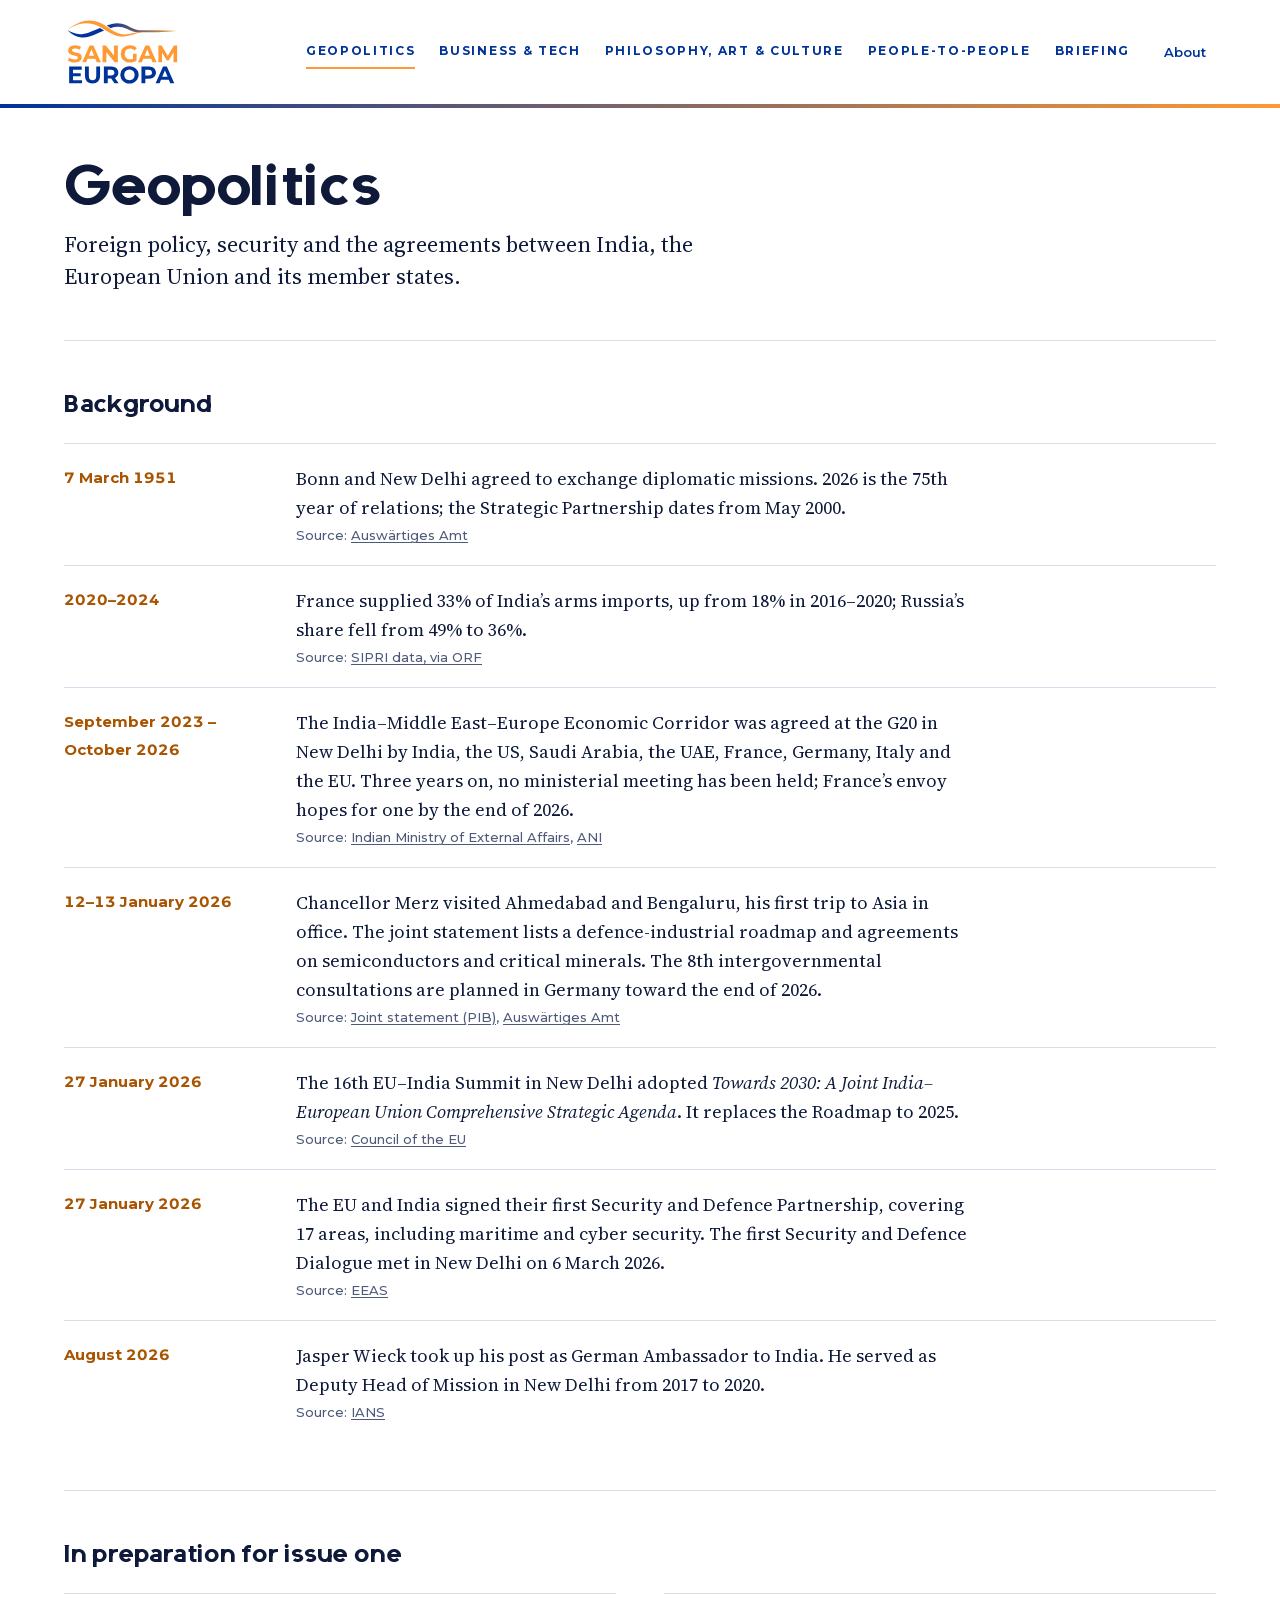
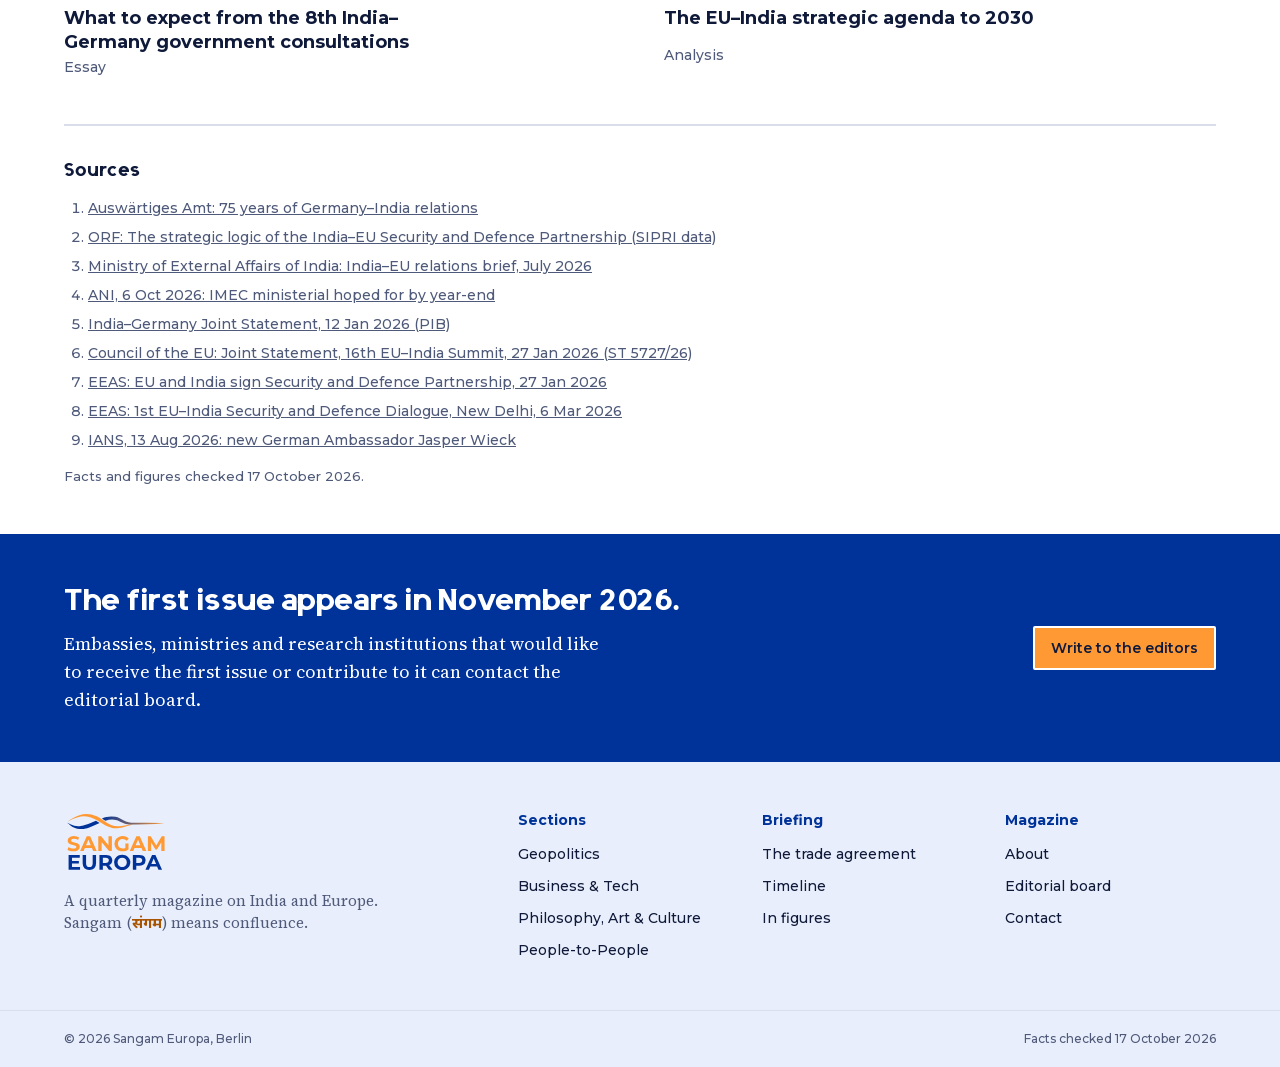
<file: public/geopolitics.html>
<!doctype html>
<html lang="en">
<head>
<meta charset="utf-8">
<meta name="viewport" content="width=device-width, initial-scale=1">
<title>Geopolitics | Sangam Europa</title>
<meta name="color-scheme" content="light dark">
<meta name="description" content="Foreign policy, security and the agreements between India, the European Union and its member states.">
<link rel="icon" href="assets/favicon.png">
<link rel="preload" href="assets/fonts/source-serif-4-latin.woff2" as="font" type="font/woff2" crossorigin><link rel="preload" href="assets/fonts/montserrat-latin.woff2" as="font" type="font/woff2" crossorigin><link rel="stylesheet" href="assets/fonts/fonts.css">
<link rel="stylesheet" href="assets/tokens.css">
<link rel="stylesheet" href="assets/site.css">
<link rel="stylesheet" href="assets/briefing.css">
<noscript><style>.menu-btn { display: none; } @media (max-width: 899px) { .masthead { position: static; } .nav-mobile { display: grid; } }</style></noscript>
</head>
<body>
<a class="skip" href="#main">Skip to content</a>
<header class="masthead" onkeydown="var n=document.getElementById('nav-mobile');if(event.key==='Escape'&amp;&amp;n.classList.contains('open')){n.classList.remove('open');var b=this.querySelector('.menu-btn');b.setAttribute('aria-expanded','false');b.focus()}">
 <div class="wrap">
  <div class="masthead-row">
   <a class="brand" href="index.html" aria-label="Sangam Europa home"><picture><source srcset="assets/logo-white.svg" media="(prefers-color-scheme: dark)"><img src="assets/logo.svg" alt="Sangam Europa"></picture></a>
   <nav class="nav" aria-label="Sections"><a href="geopolitics.html" aria-current="page">Geopolitics</a><a href="business-tech.html">Business &amp; Tech</a><a href="culture.html">Philosophy, Art &amp; Culture</a><a href="people.html">People-to-People</a><a href="briefing.html">Briefing</a></nav>
   <div class="masthead-action">
    <a class="btn btn-quiet btn-sm" href="about.html"><span>About</span></a>
    <button class="menu-btn" type="button" aria-expanded="false" aria-controls="nav-mobile" onclick="var n=document.getElementById('nav-mobile');var o=n.classList.toggle('open');this.setAttribute('aria-expanded',o)">Menu</button>
   </div>
  </div>
  <nav class="nav-mobile" id="nav-mobile" aria-label="Sections"><a href="geopolitics.html" aria-current="page">Geopolitics</a><a href="business-tech.html">Business &amp; Tech</a><a href="culture.html">Philosophy, Art &amp; Culture</a><a href="people.html">People-to-People</a><a href="briefing.html">Briefing</a><a href="about.html">About</a></nav>
 </div>
 <div class="rule" aria-hidden="true"></div>
</header>
<main id="main">

<div class="wrap">
 <section class="section-hero"><h1 class="display-1">Geopolitics</h1><p class="standfirst">Foreign policy, security and the agreements between India, the European Union and its member states.</p></section>
 <section class="section" aria-labelledby="ctx-h">
  <div class="section-head"><h2 id="ctx-h">Background</h2></div>
  <ol class="ledger"><li class="entry"><p class="when">7 March 1951</p><div><p>Bonn and New Delhi agreed to exchange diplomatic missions. 2026 is the 75th year of relations; the Strategic Partnership dates from May 2000.</p><p class="src"><a href="https://www.auswaertiges-amt.de/en/aussenpolitik/laenderinformationen/indien-node/75-years-india-germany-2759238" rel="noopener" title="Auswärtiges Amt: 75 years of Germany–India relations">Auswärtiges Amt</a></p></div></li><li class="entry"><p class="when">2020–2024</p><div><p>France supplied 33% of India’s arms imports, up from 18% in 2016–2020; Russia’s share fell from 49% to 36%.</p><p class="src"><a href="https://www.orfonline.org/expert-speak/the-strategic-logic-of-the-india-eu-security-and-defence-partnership" rel="noopener" title="ORF: The strategic logic of the India–EU Security and Defence Partnership (SIPRI data)">SIPRI data, via ORF</a></p></div></li><li class="entry"><p class="when">September 2023 – October 2026</p><div><p>The India–Middle East–Europe Economic Corridor was agreed at the G20 in New Delhi by India, the US, Saudi Arabia, the UAE, France, Germany, Italy and the EU. Three years on, no ministerial meeting has been held; France’s envoy hopes for one by the end of 2026.</p><p class="src"><a href="https://www.mea.gov.in/Portal/ForeignRelation/India-European_Union_July_2026.pdf" rel="noopener" title="Ministry of External Affairs of India: India–EU relations brief, July 2026">Indian Ministry of External Affairs</a>, <a href="https://www.aninews.in/news/world/asia/egypt-lebanon-oman-greece-cyprus-keen-to-join-imec-ministerial-meet-likely-later-this-year-france16020261006192339/" rel="noopener" title="ANI, 6 Oct 2026: IMEC ministerial hoped for by year-end">ANI</a></p></div></li><li class="entry"><p class="when">12–13 January 2026</p><div><p>Chancellor Merz visited Ahmedabad and Bengaluru, his first trip to Asia in office. The joint statement lists a defence-industrial roadmap and agreements on semiconductors and critical minerals. The 8th intergovernmental consultations are planned in Germany toward the end of 2026.</p><p class="src"><a href="https://www.pib.gov.in/PressReleasePage.aspx?PRID=2213744" rel="noopener" title="India–Germany Joint Statement, 12 Jan 2026 (PIB)">Joint statement (PIB)</a>, <a href="https://www.auswaertiges-amt.de/en/aussenpolitik/laenderinformationen/indien-node/75-years-india-germany-2759238" rel="noopener" title="Auswärtiges Amt: 75 years of Germany–India relations">Auswärtiges Amt</a></p></div></li><li class="entry"><p class="when">27 January 2026</p><div><p>The 16th EU–India Summit in New Delhi adopted <em>Towards 2030: A Joint India–European Union Comprehensive Strategic Agenda</em>. It replaces the Roadmap to 2025.</p><p class="src"><a href="https://data.consilium.europa.eu/doc/document/ST-5727-2026-INIT/en/pdf" rel="noopener" title="Council of the EU: Joint Statement, 16th EU–India Summit, 27 Jan 2026 (ST 5727/26)">Council of the EU</a></p></div></li><li class="entry"><p class="when">27 January 2026</p><div><p>The EU and India signed their first Security and Defence Partnership, covering 17 areas, including maritime and cyber security. The first Security and Defence Dialogue met in New Delhi on 6 March 2026.</p><p class="src"><a href="https://eeas.europa.eu/eeas/security-and-defence-eu-and-india-sign-security-defence-partnership_en" rel="noopener" title="EEAS: EU and India sign Security and Defence Partnership, 27 Jan 2026">EEAS</a></p></div></li><li class="entry"><p class="when">August 2026</p><div><p>Jasper Wieck took up his post as German Ambassador to India. He served as Deputy Head of Mission in New Delhi from 2017 to 2020.</p><p class="src"><a href="https://ianslive.in/want-to-serve-as-catalyst-to-take-indo-german-friendship-to-new-level-new-german-envoy--20260813191016" rel="noopener" title="IANS, 13 Aug 2026: new German Ambassador Jasper Wieck">IANS</a></p></div></li></ol>
  
 </section>
 <section class="section" aria-labelledby="pl-h">
  <div class="section-head"><h2 id="pl-h">In preparation for issue one</h2></div>
  <ul class="planned"><li><h3>What to expect from the 8th India–Germany government consultations</h3><p class="note">Essay</p></li><li><h3>The EU–India strategic agenda to 2030</h3><p class="note">Analysis</p></li></ul>
 </section>
 <section class="sources" aria-labelledby="src-h"><h2 id="src-h">Sources</h2><ol><li><a href="https://www.auswaertiges-amt.de/en/aussenpolitik/laenderinformationen/indien-node/75-years-india-germany-2759238" rel="noopener">Auswärtiges Amt: 75 years of Germany–India relations</a></li><li><a href="https://www.orfonline.org/expert-speak/the-strategic-logic-of-the-india-eu-security-and-defence-partnership" rel="noopener">ORF: The strategic logic of the India–EU Security and Defence Partnership (SIPRI data)</a></li><li><a href="https://www.mea.gov.in/Portal/ForeignRelation/India-European_Union_July_2026.pdf" rel="noopener">Ministry of External Affairs of India: India–EU relations brief, July 2026</a></li><li><a href="https://www.aninews.in/news/world/asia/egypt-lebanon-oman-greece-cyprus-keen-to-join-imec-ministerial-meet-likely-later-this-year-france16020261006192339/" rel="noopener">ANI, 6 Oct 2026: IMEC ministerial hoped for by year-end</a></li><li><a href="https://www.pib.gov.in/PressReleasePage.aspx?PRID=2213744" rel="noopener">India–Germany Joint Statement, 12 Jan 2026 (PIB)</a></li><li><a href="https://data.consilium.europa.eu/doc/document/ST-5727-2026-INIT/en/pdf" rel="noopener">Council of the EU: Joint Statement, 16th EU–India Summit, 27 Jan 2026 (ST 5727/26)</a></li><li><a href="https://eeas.europa.eu/eeas/security-and-defence-eu-and-india-sign-security-defence-partnership_en" rel="noopener">EEAS: EU and India sign Security and Defence Partnership, 27 Jan 2026</a></li><li><a href="https://www.eeas.europa.eu/eeas/eu-india-1st-security-and-defence-dialogue-held-new-delhi_en" rel="noopener">EEAS: 1st EU–India Security and Defence Dialogue, New Delhi, 6 Mar 2026</a></li><li><a href="https://ianslive.in/want-to-serve-as-catalyst-to-take-indo-german-friendship-to-new-level-new-german-envoy--20260813191016" rel="noopener">IANS, 13 Aug 2026: new German Ambassador Jasper Wieck</a></li></ol><p class="src asof">Facts and figures checked 17 October 2026.</p></section>
</div>
</main>
<section class="band" aria-labelledby="band-h">
 <div class="wrap">
  <div><h2 id="band-h">The first issue appears in November 2026.</h2><p>Embassies, ministries and research institutions that would like to receive the first issue or contribute to it can contact the editorial board.</p></div>
  <div><a class="btn btn-accent" href="mailto:tony@sangam-europa.com"><span>Write to the editors</span></a></div>
 </div>
</section>
<footer class="footer">
 <div class="wrap">
  <div><picture><source srcset="assets/logo-white.svg" media="(prefers-color-scheme: dark)"><img src="assets/logo.svg" alt="Sangam Europa"></picture><p>A quarterly magazine on India and Europe. Sangam (<span class="sanskrit" lang="sa">संगम</span>) means confluence.</p></div>
  <div><h2>Sections</h2><ul><li><a href="geopolitics.html">Geopolitics</a></li><li><a href="business-tech.html">Business &amp; Tech</a></li><li><a href="culture.html">Philosophy, Art &amp; Culture</a></li><li><a href="people.html">People-to-People</a></li></ul></div>
  <div><h2>Briefing</h2><ul><li><a href="fta.html">The trade agreement</a></li><li><a href="timeline.html">Timeline</a></li><li><a href="figures.html">In figures</a></li></ul></div>
  <div><h2>Magazine</h2><ul><li><a href="about.html">About</a></li><li><a href="about.html#board">Editorial board</a></li><li><a href="about.html#contact">Contact</a></li></ul></div>
 </div>
 <div class="footer-bottom"><div class="wrap"><span>© 2026 Sangam Europa, Berlin</span><span>Facts checked 17 October 2026</span></div></div>
</footer>
<script>addEventListener('beforeprint', function () { document.querySelectorAll('details').forEach(function (d) { d.open = true; }); });</script>
</body>
</html>
</file>
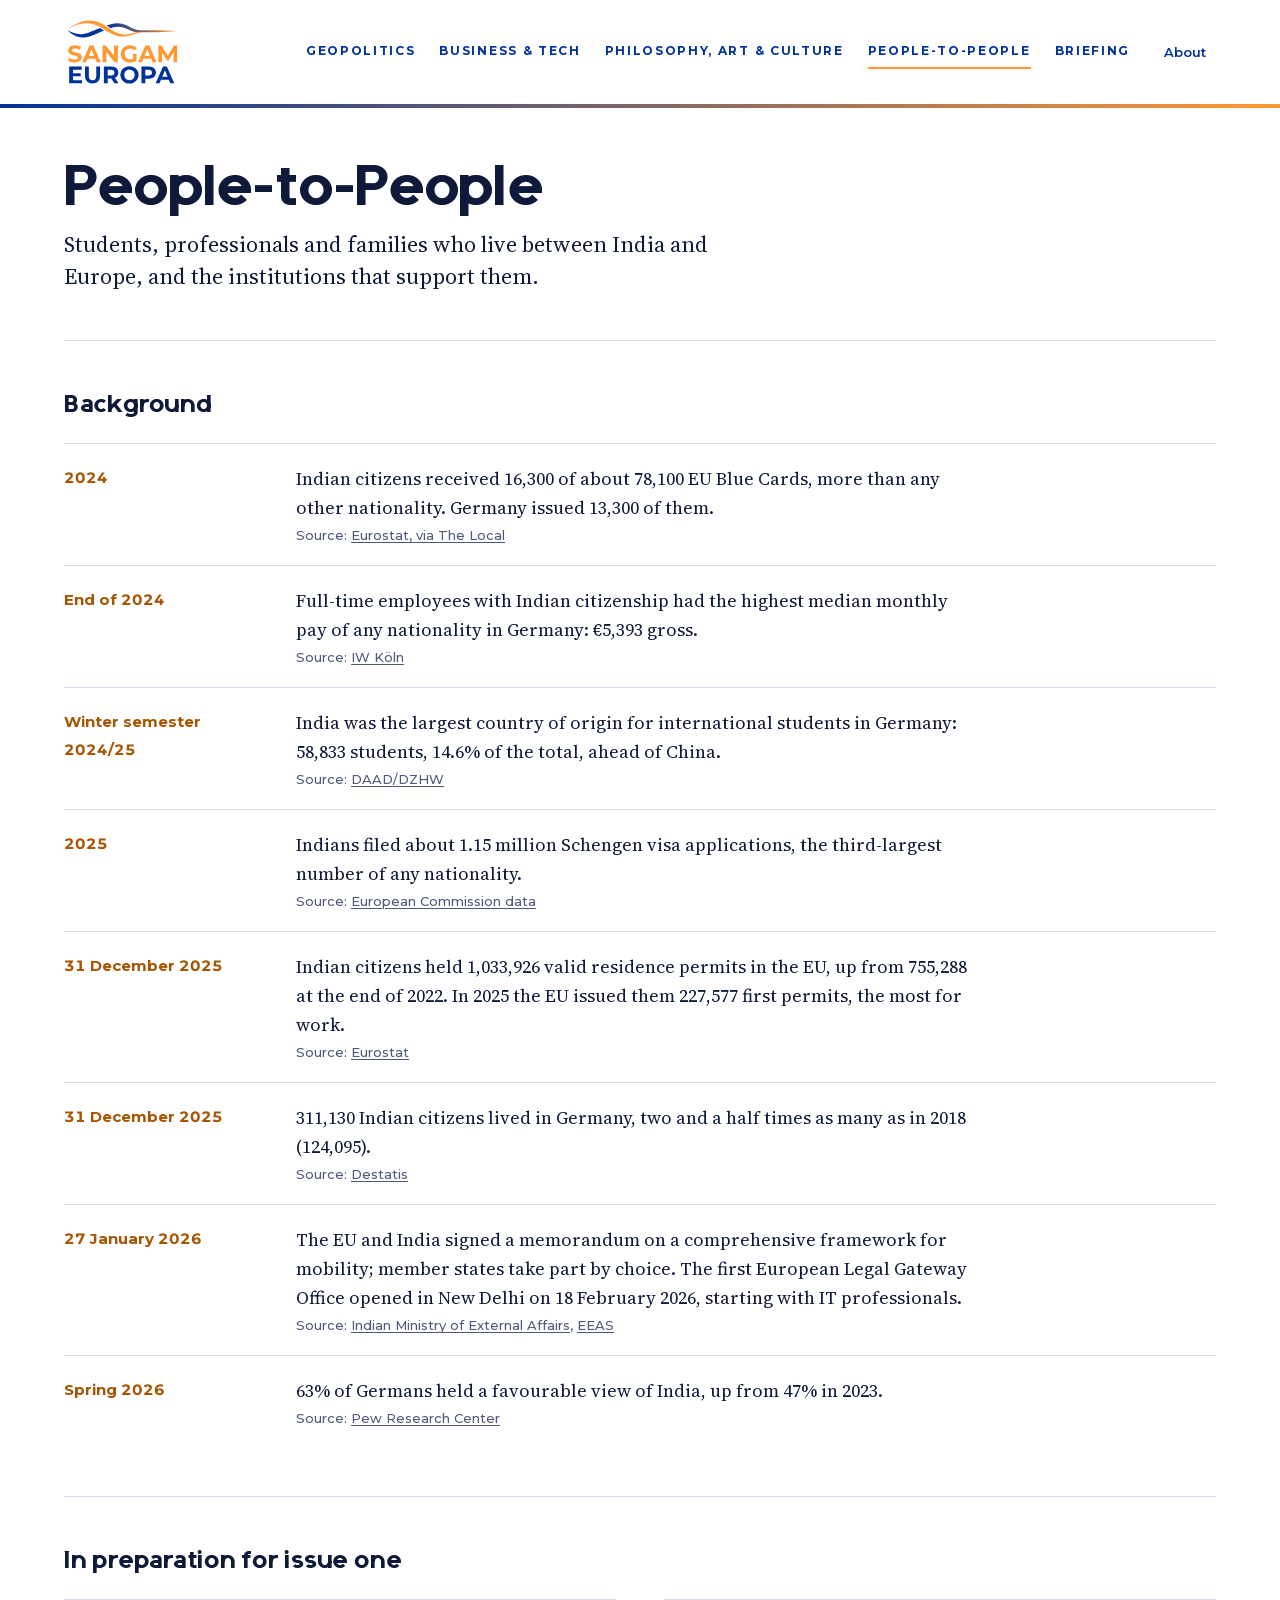
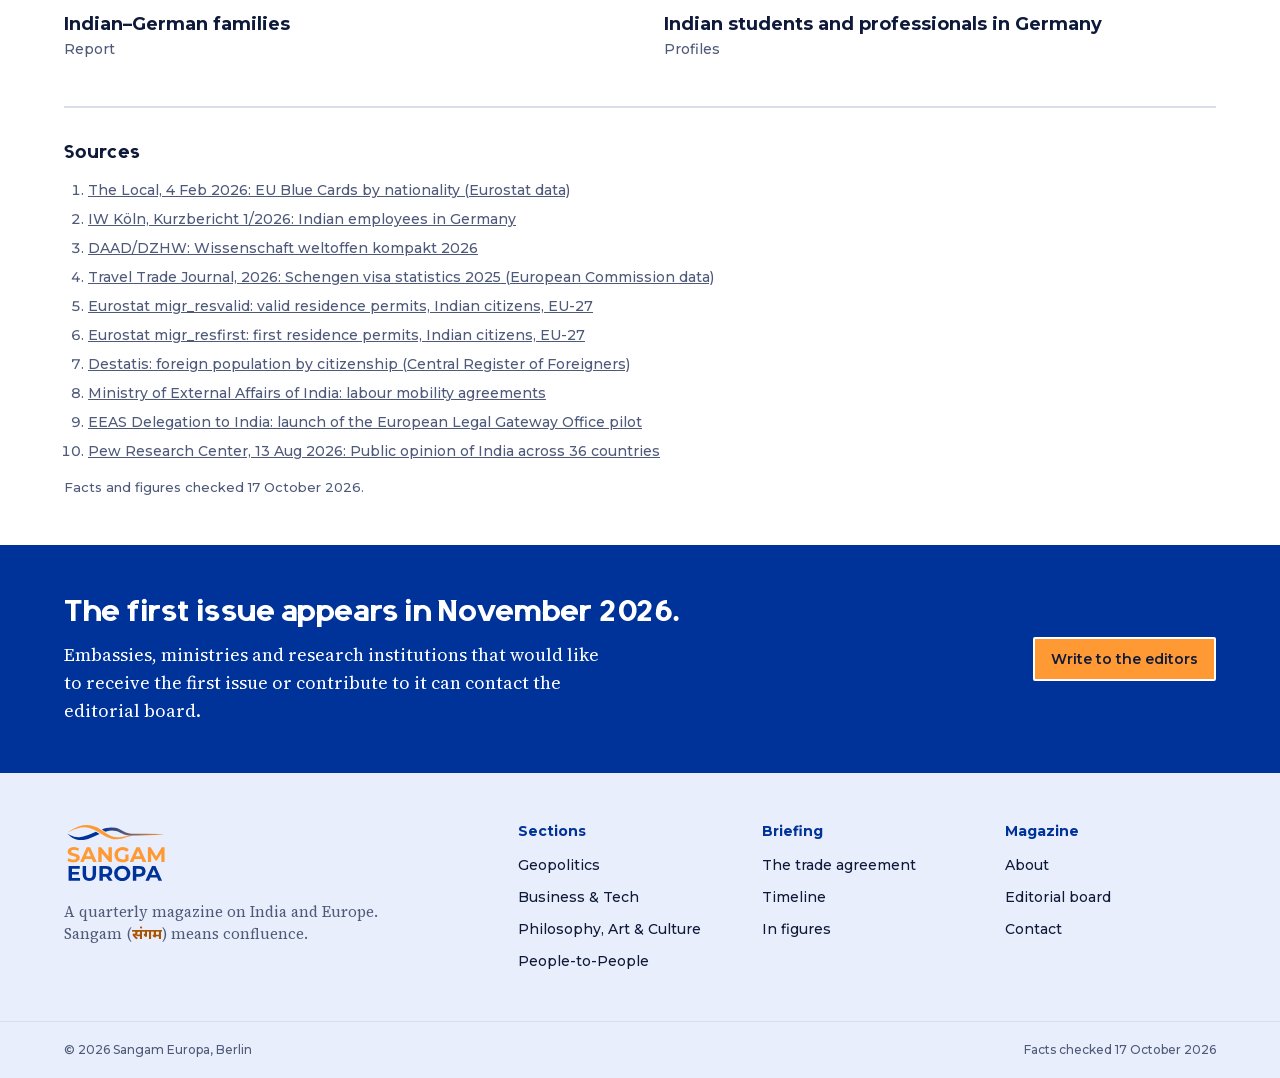
<file: public/people.html>
<!doctype html>
<html lang="en">
<head>
<meta charset="utf-8">
<meta name="viewport" content="width=device-width, initial-scale=1">
<title>People-to-People | Sangam Europa</title>
<meta name="color-scheme" content="light dark">
<meta name="description" content="Students, professionals and families who live between India and Europe, and the institutions that support them.">
<link rel="icon" href="assets/favicon.png">
<link rel="preload" href="assets/fonts/source-serif-4-latin.woff2" as="font" type="font/woff2" crossorigin><link rel="preload" href="assets/fonts/montserrat-latin.woff2" as="font" type="font/woff2" crossorigin><link rel="stylesheet" href="assets/fonts/fonts.css">
<link rel="stylesheet" href="assets/tokens.css">
<link rel="stylesheet" href="assets/site.css">
<link rel="stylesheet" href="assets/briefing.css">
<noscript><style>.menu-btn { display: none; } @media (max-width: 899px) { .masthead { position: static; } .nav-mobile { display: grid; } }</style></noscript>
</head>
<body>
<a class="skip" href="#main">Skip to content</a>
<header class="masthead" onkeydown="var n=document.getElementById('nav-mobile');if(event.key==='Escape'&amp;&amp;n.classList.contains('open')){n.classList.remove('open');var b=this.querySelector('.menu-btn');b.setAttribute('aria-expanded','false');b.focus()}">
 <div class="wrap">
  <div class="masthead-row">
   <a class="brand" href="index.html" aria-label="Sangam Europa home"><picture><source srcset="assets/logo-white.svg" media="(prefers-color-scheme: dark)"><img src="assets/logo.svg" alt="Sangam Europa"></picture></a>
   <nav class="nav" aria-label="Sections"><a href="geopolitics.html">Geopolitics</a><a href="business-tech.html">Business &amp; Tech</a><a href="culture.html">Philosophy, Art &amp; Culture</a><a href="people.html" aria-current="page">People-to-People</a><a href="briefing.html">Briefing</a></nav>
   <div class="masthead-action">
    <a class="btn btn-quiet btn-sm" href="about.html"><span>About</span></a>
    <button class="menu-btn" type="button" aria-expanded="false" aria-controls="nav-mobile" onclick="var n=document.getElementById('nav-mobile');var o=n.classList.toggle('open');this.setAttribute('aria-expanded',o)">Menu</button>
   </div>
  </div>
  <nav class="nav-mobile" id="nav-mobile" aria-label="Sections"><a href="geopolitics.html">Geopolitics</a><a href="business-tech.html">Business &amp; Tech</a><a href="culture.html">Philosophy, Art &amp; Culture</a><a href="people.html" aria-current="page">People-to-People</a><a href="briefing.html">Briefing</a><a href="about.html">About</a></nav>
 </div>
 <div class="rule" aria-hidden="true"></div>
</header>
<main id="main">

<div class="wrap">
 <section class="section-hero"><h1 class="display-1">People-to-People</h1><p class="standfirst">Students, professionals and families who live between India and Europe, and the institutions that support them.</p></section>
 <section class="section" aria-labelledby="ctx-h">
  <div class="section-head"><h2 id="ctx-h">Background</h2></div>
  <ol class="ledger"><li class="entry"><p class="when">2024</p><div><p>Indian citizens received 16,300 of about 78,100 EU Blue Cards, more than any other nationality. Germany issued 13,300 of them.</p><p class="src"><a href="https://www.thelocal.de/20260204/which-nationalities-get-the-most-eu-blue-cards-and-where-do-they-go" rel="noopener" title="The Local, 4 Feb 2026: EU Blue Cards by nationality (Eurostat data)">Eurostat, via The Local</a></p></div></li><li class="entry"><p class="when">End of 2024</p><div><p>Full-time employees with Indian citizenship had the highest median monthly pay of any nationality in Germany: €5,393 gross.</p><p class="src"><a href="https://www.iwkoeln.de/studien/axel-pluennecke-indische-beschaeftigte-verdienen-weiterhin-am-meisten.html" rel="noopener" title="IW Köln, Kurzbericht 1/2026: Indian employees in Germany">IW Köln</a></p></div></li><li class="entry"><p class="when">Winter semester 2024/25</p><div><p>India was the largest country of origin for international students in Germany: 58,833 students, 14.6% of the total, ahead of China.</p><p class="src"><a href="https://www.pedocs.de/volltexte/2026/35348/pdf/Knuettgen_et_al_2026_Wissenschaft_weltoffen_kompakt.pdf" rel="noopener" title="DAAD/DZHW: Wissenschaft weltoffen kompakt 2026">DAAD/DZHW</a></p></div></li><li class="entry"><p class="when">2025</p><div><p>Indians filed about 1.15 million Schengen visa applications, the third-largest number of any nationality.</p><p class="src"><a href="https://traveltradejournal.com/schengen-visa-applications-near-12-million-in-2025-india-ranks-third-globally/" rel="noopener" title="Travel Trade Journal, 2026: Schengen visa statistics 2025 (European Commission data)">European Commission data</a></p></div></li><li class="entry"><p class="when">31 December 2025</p><div><p>Indian citizens held 1,033,926 valid residence permits in the EU, up from 755,288 at the end of 2022. In 2025 the EU issued them 227,577 first permits, the most for work.</p><p class="src"><a href="https://ec.europa.eu/eurostat/api/dissemination/statistics/1.0/data/migr_resvalid?citizen=IN&amp;geo=EU27_2020&amp;reason=TOTAL&amp;duration=TOTAL&amp;unit=PER&amp;sinceTimePeriod=2022" rel="noopener" title="Eurostat migr_resvalid: valid residence permits, Indian citizens, EU-27">Eurostat</a></p></div></li><li class="entry"><p class="when">31 December 2025</p><div><p>311,130 Indian citizens lived in Germany, two and a half times as many as in 2018 (124,095).</p><p class="src"><a href="https://www.destatis.de/DE/Themen/Gesellschaft-Umwelt/Bevoelkerung/Migration-Integration/Tabellen/auslaendische-bevoelkerung-staatsangehoerigkeit-jahre.html" rel="noopener" title="Destatis: foreign population by citizenship (Central Register of Foreigners)">Destatis</a></p></div></li><li class="entry"><p class="when">27 January 2026</p><div><p>The EU and India signed a memorandum on a comprehensive framework for mobility; member states take part by choice. The first European Legal Gateway Office opened in New Delhi on 18 February 2026, starting with IT professionals.</p><p class="src"><a href="https://www.mea.gov.in/labour-mobility-agreements" rel="noopener" title="Ministry of External Affairs of India: labour mobility agreements">Indian Ministry of External Affairs</a>, <a href="https://www.eeas.europa.eu/delegations/india/launch-european-legal-gateway-office-pilot_en" rel="noopener" title="EEAS Delegation to India: launch of the European Legal Gateway Office pilot">EEAS</a></p></div></li><li class="entry"><p class="when">Spring 2026</p><div><p>63% of Germans held a favourable view of India, up from 47% in 2023.</p><p class="src"><a href="https://www.pewresearch.org/short-reads/2026/08/13/public-opinion-of-india-is-mixed-across-36-countries/" rel="noopener" title="Pew Research Center, 13 Aug 2026: Public opinion of India across 36 countries">Pew Research Center</a></p></div></li></ol>
  
 </section>
 <section class="section" aria-labelledby="pl-h">
  <div class="section-head"><h2 id="pl-h">In preparation for issue one</h2></div>
  <ul class="planned"><li><h3>Indian–German families</h3><p class="note">Report</p></li><li><h3>Indian students and professionals in Germany</h3><p class="note">Profiles</p></li></ul>
 </section>
 <section class="sources" aria-labelledby="src-h"><h2 id="src-h">Sources</h2><ol><li><a href="https://www.thelocal.de/20260204/which-nationalities-get-the-most-eu-blue-cards-and-where-do-they-go" rel="noopener">The Local, 4 Feb 2026: EU Blue Cards by nationality (Eurostat data)</a></li><li><a href="https://www.iwkoeln.de/studien/axel-pluennecke-indische-beschaeftigte-verdienen-weiterhin-am-meisten.html" rel="noopener">IW Köln, Kurzbericht 1/2026: Indian employees in Germany</a></li><li><a href="https://www.pedocs.de/volltexte/2026/35348/pdf/Knuettgen_et_al_2026_Wissenschaft_weltoffen_kompakt.pdf" rel="noopener">DAAD/DZHW: Wissenschaft weltoffen kompakt 2026</a></li><li><a href="https://traveltradejournal.com/schengen-visa-applications-near-12-million-in-2025-india-ranks-third-globally/" rel="noopener">Travel Trade Journal, 2026: Schengen visa statistics 2025 (European Commission data)</a></li><li><a href="https://ec.europa.eu/eurostat/api/dissemination/statistics/1.0/data/migr_resvalid?citizen=IN&amp;geo=EU27_2020&amp;reason=TOTAL&amp;duration=TOTAL&amp;unit=PER&amp;sinceTimePeriod=2022" rel="noopener">Eurostat migr_resvalid: valid residence permits, Indian citizens, EU-27</a></li><li><a href="https://ec.europa.eu/eurostat/api/dissemination/statistics/1.0/data/migr_resfirst?citizen=IN&amp;geo=EU27_2020&amp;reason=TOTAL&amp;duration=TOTAL&amp;unit=PER&amp;sinceTimePeriod=2022" rel="noopener">Eurostat migr_resfirst: first residence permits, Indian citizens, EU-27</a></li><li><a href="https://www.destatis.de/DE/Themen/Gesellschaft-Umwelt/Bevoelkerung/Migration-Integration/Tabellen/auslaendische-bevoelkerung-staatsangehoerigkeit-jahre.html" rel="noopener">Destatis: foreign population by citizenship (Central Register of Foreigners)</a></li><li><a href="https://www.mea.gov.in/labour-mobility-agreements" rel="noopener">Ministry of External Affairs of India: labour mobility agreements</a></li><li><a href="https://www.eeas.europa.eu/delegations/india/launch-european-legal-gateway-office-pilot_en" rel="noopener">EEAS Delegation to India: launch of the European Legal Gateway Office pilot</a></li><li><a href="https://www.pewresearch.org/short-reads/2026/08/13/public-opinion-of-india-is-mixed-across-36-countries/" rel="noopener">Pew Research Center, 13 Aug 2026: Public opinion of India across 36 countries</a></li></ol><p class="src asof">Facts and figures checked 17 October 2026.</p></section>
</div>
</main>
<section class="band" aria-labelledby="band-h">
 <div class="wrap">
  <div><h2 id="band-h">The first issue appears in November 2026.</h2><p>Embassies, ministries and research institutions that would like to receive the first issue or contribute to it can contact the editorial board.</p></div>
  <div><a class="btn btn-accent" href="mailto:tony@sangam-europa.com"><span>Write to the editors</span></a></div>
 </div>
</section>
<footer class="footer">
 <div class="wrap">
  <div><picture><source srcset="assets/logo-white.svg" media="(prefers-color-scheme: dark)"><img src="assets/logo.svg" alt="Sangam Europa"></picture><p>A quarterly magazine on India and Europe. Sangam (<span class="sanskrit" lang="sa">संगम</span>) means confluence.</p></div>
  <div><h2>Sections</h2><ul><li><a href="geopolitics.html">Geopolitics</a></li><li><a href="business-tech.html">Business &amp; Tech</a></li><li><a href="culture.html">Philosophy, Art &amp; Culture</a></li><li><a href="people.html">People-to-People</a></li></ul></div>
  <div><h2>Briefing</h2><ul><li><a href="fta.html">The trade agreement</a></li><li><a href="timeline.html">Timeline</a></li><li><a href="figures.html">In figures</a></li></ul></div>
  <div><h2>Magazine</h2><ul><li><a href="about.html">About</a></li><li><a href="about.html#board">Editorial board</a></li><li><a href="about.html#contact">Contact</a></li></ul></div>
 </div>
 <div class="footer-bottom"><div class="wrap"><span>© 2026 Sangam Europa, Berlin</span><span>Facts checked 17 October 2026</span></div></div>
</footer>
<script>addEventListener('beforeprint', function () { document.querySelectorAll('details').forEach(function (d) { d.open = true; }); });</script>
</body>
</html>
</file>
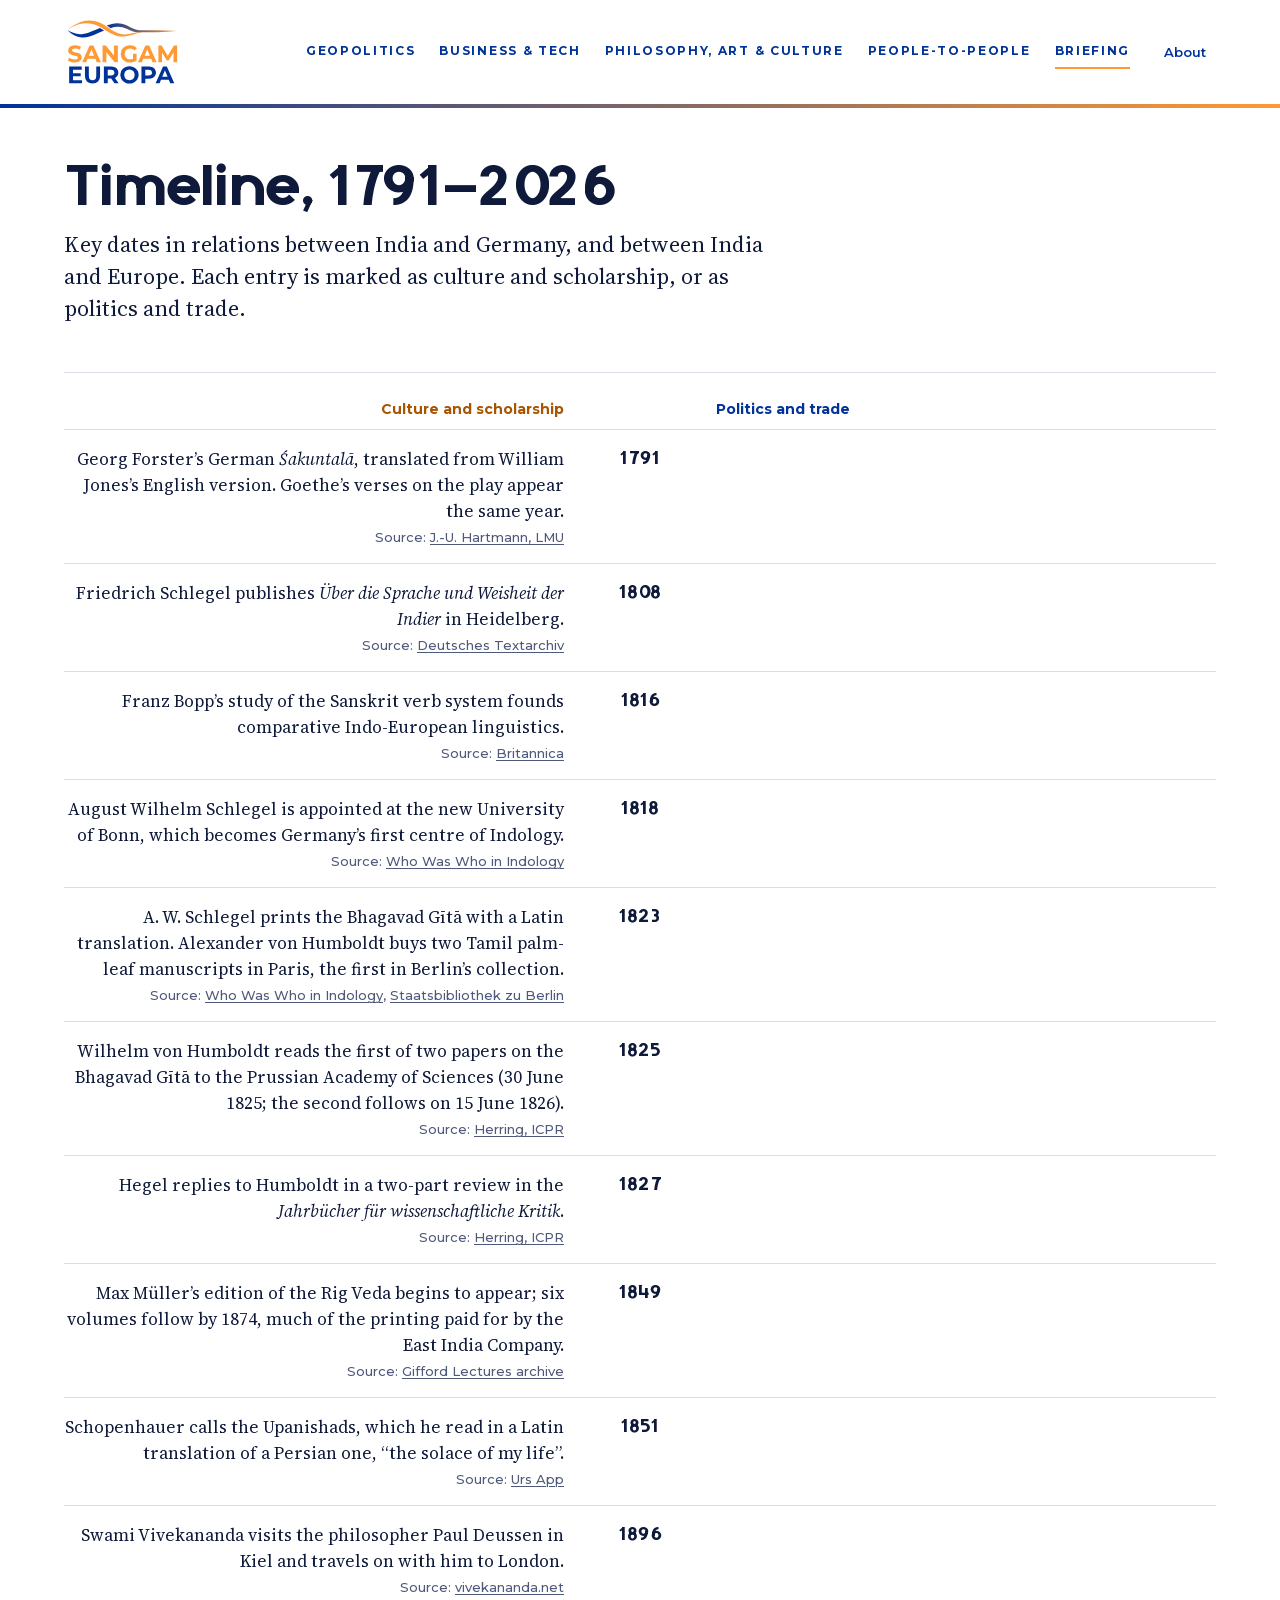
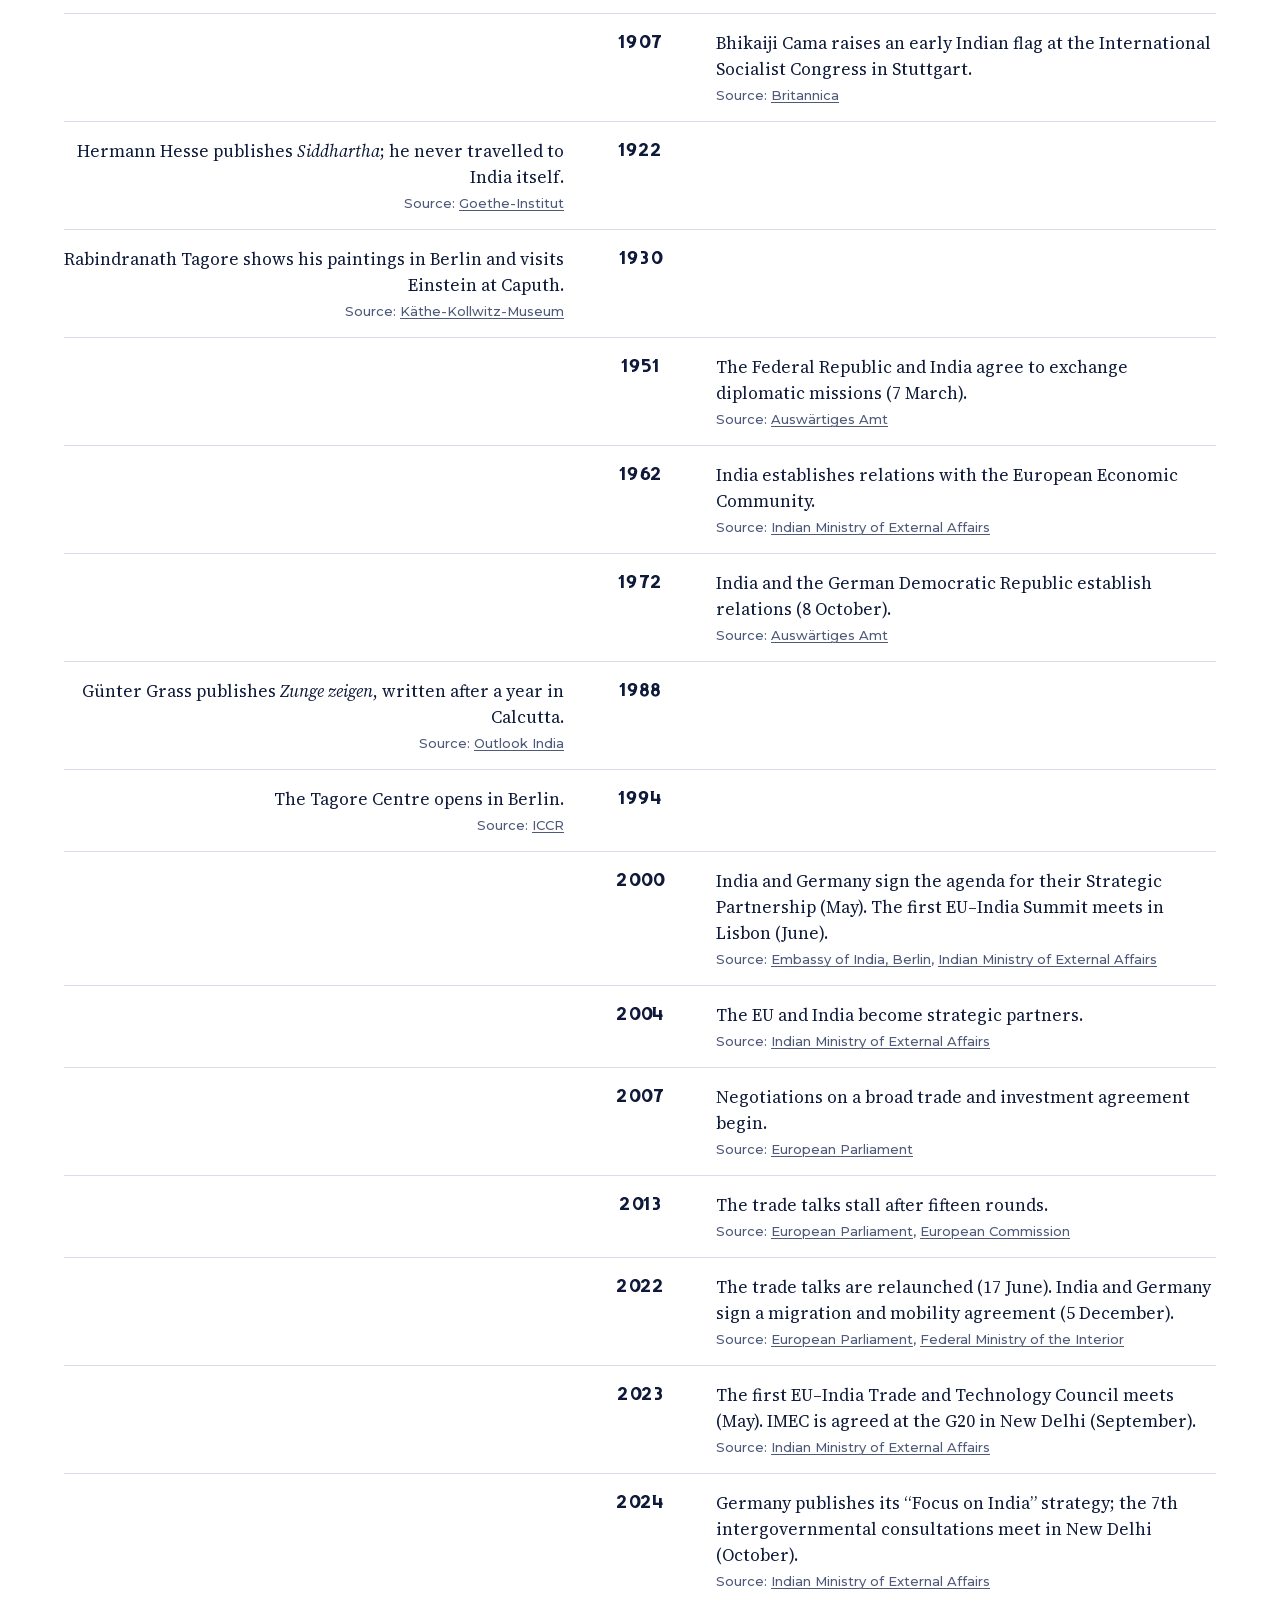
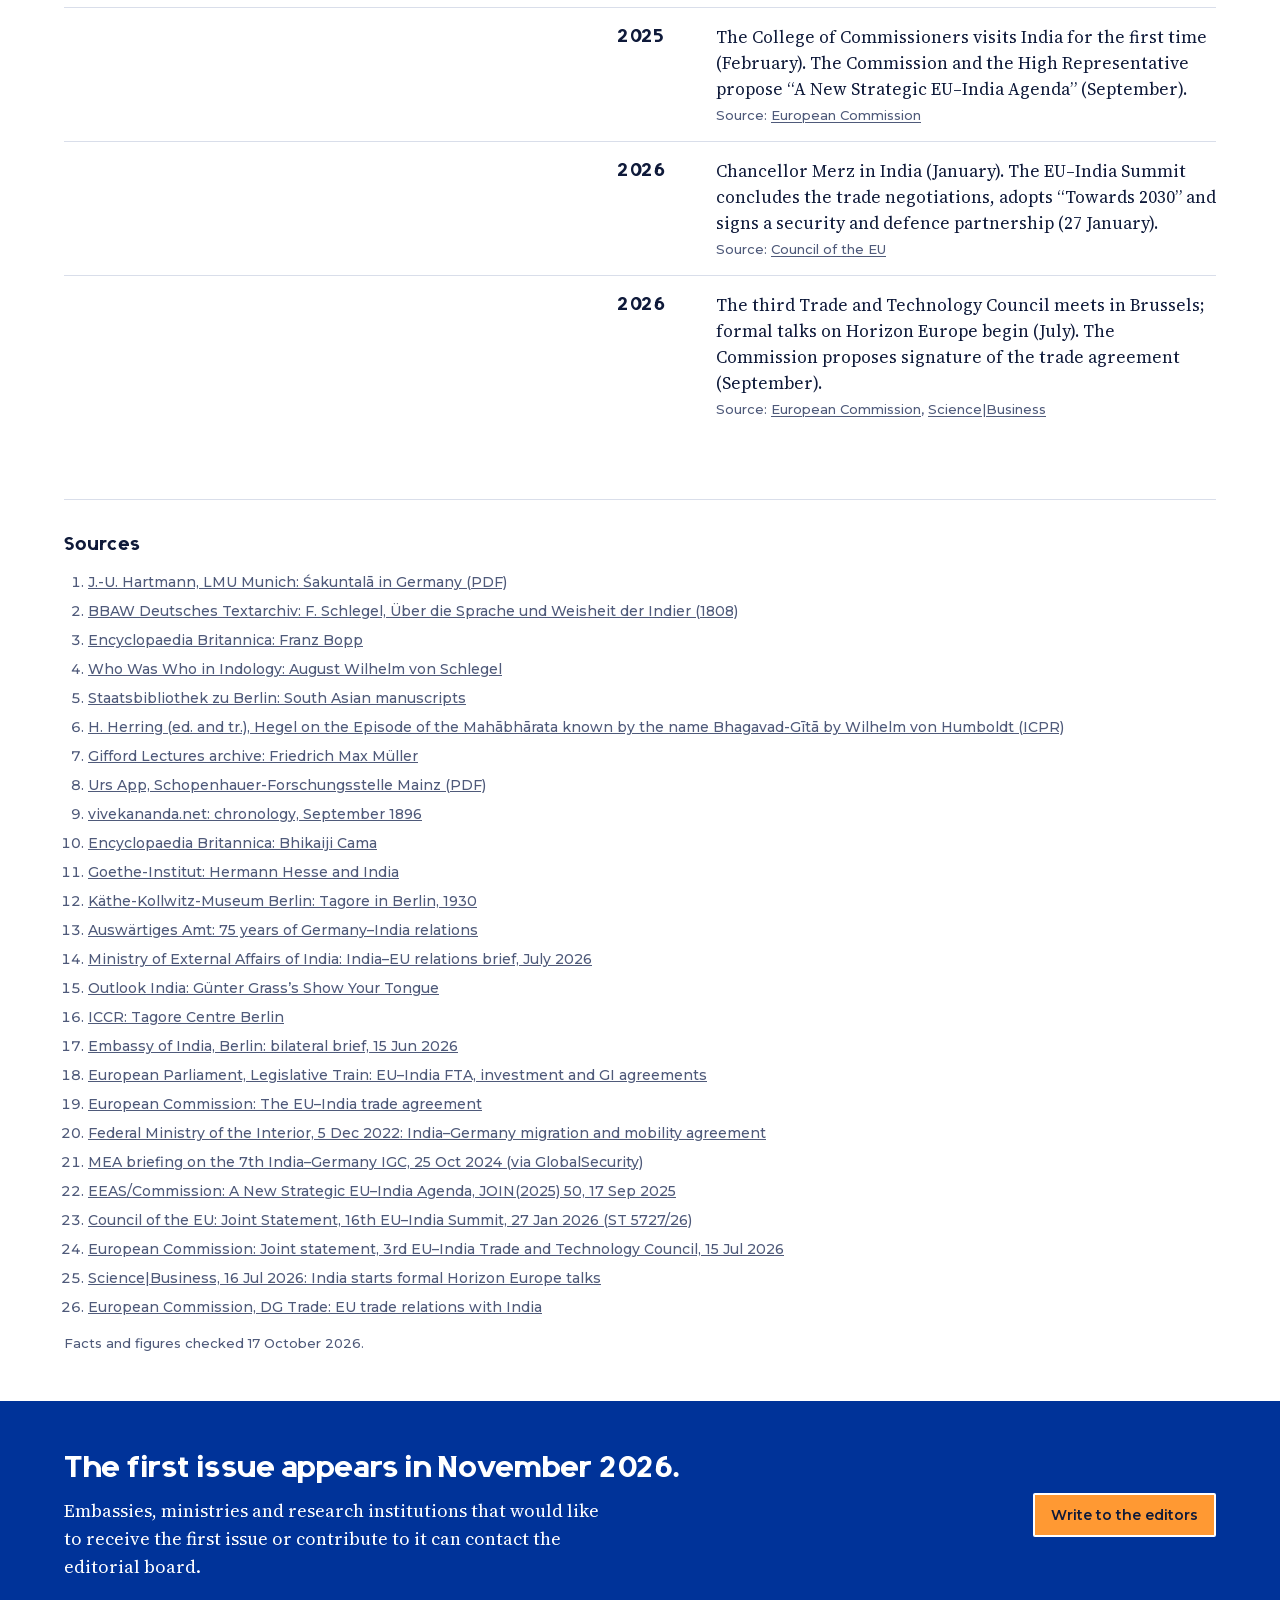
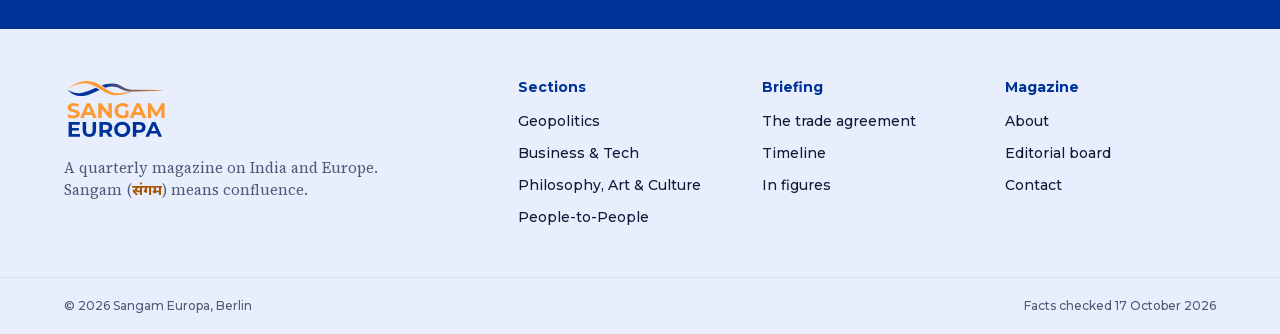
<file: public/timeline.html>
<!doctype html>
<html lang="en">
<head>
<meta charset="utf-8">
<meta name="viewport" content="width=device-width, initial-scale=1">
<title>Timeline | Sangam Europa</title>
<meta name="color-scheme" content="light dark">
<meta name="description" content="Two centuries of India and Germany, and India and Europe: ideas and institutions.">
<link rel="icon" href="assets/favicon.png">
<link rel="preload" href="assets/fonts/source-serif-4-latin.woff2" as="font" type="font/woff2" crossorigin><link rel="preload" href="assets/fonts/montserrat-latin.woff2" as="font" type="font/woff2" crossorigin><link rel="stylesheet" href="assets/fonts/fonts.css">
<link rel="stylesheet" href="assets/tokens.css">
<link rel="stylesheet" href="assets/site.css">
<link rel="stylesheet" href="assets/briefing.css">
<noscript><style>.menu-btn { display: none; } @media (max-width: 899px) { .masthead { position: static; } .nav-mobile { display: grid; } }</style></noscript>
</head>
<body>
<a class="skip" href="#main">Skip to content</a>
<header class="masthead" onkeydown="var n=document.getElementById('nav-mobile');if(event.key==='Escape'&amp;&amp;n.classList.contains('open')){n.classList.remove('open');var b=this.querySelector('.menu-btn');b.setAttribute('aria-expanded','false');b.focus()}">
 <div class="wrap">
  <div class="masthead-row">
   <a class="brand" href="index.html" aria-label="Sangam Europa home"><picture><source srcset="assets/logo-white.svg" media="(prefers-color-scheme: dark)"><img src="assets/logo.svg" alt="Sangam Europa"></picture></a>
   <nav class="nav" aria-label="Sections"><a href="geopolitics.html">Geopolitics</a><a href="business-tech.html">Business &amp; Tech</a><a href="culture.html">Philosophy, Art &amp; Culture</a><a href="people.html">People-to-People</a><a href="briefing.html" aria-current="page">Briefing</a></nav>
   <div class="masthead-action">
    <a class="btn btn-quiet btn-sm" href="about.html"><span>About</span></a>
    <button class="menu-btn" type="button" aria-expanded="false" aria-controls="nav-mobile" onclick="var n=document.getElementById('nav-mobile');var o=n.classList.toggle('open');this.setAttribute('aria-expanded',o)">Menu</button>
   </div>
  </div>
  <nav class="nav-mobile" id="nav-mobile" aria-label="Sections"><a href="geopolitics.html">Geopolitics</a><a href="business-tech.html">Business &amp; Tech</a><a href="culture.html">Philosophy, Art &amp; Culture</a><a href="people.html">People-to-People</a><a href="briefing.html" aria-current="page">Briefing</a><a href="about.html">About</a></nav>
 </div>
 <div class="rule" aria-hidden="true"></div>
</header>
<main id="main">

<div class="wrap">
 <section class="section-hero"><h1 class="display-1">Timeline, 1791–2026</h1><p class="standfirst">Key dates in relations between India and Germany, and between India and Europe. Each entry is marked as culture and scholarship, or as politics and trade.</p></section>
 <div class="tl-key" aria-hidden="true"><span class="ideas">Culture and scholarship</span><span class="states">Politics and trade</span></div>
 <ol class="tl"><li><span class="yr">1791</span><div class="ev ideas"><span class="lane">Culture and scholarship</span><p>Georg Forster’s German <em>Śakuntalā</em>, translated from William Jones’s English version. Goethe’s verses on the play appear the same year.</p><p class="src"><a href="https://epub.ub.uni-muenchen.de/21357/1/21357.pdf" rel="noopener" title="J.-U. Hartmann, LMU Munich: Śakuntalā in Germany (PDF)">J.-U. Hartmann, LMU</a></p></div></li><li><span class="yr">1808</span><div class="ev ideas"><span class="lane">Culture and scholarship</span><p>Friedrich Schlegel publishes <em lang="de">Über die Sprache und Weisheit der Indier</em> in Heidelberg.</p><p class="src"><a href="https://clarin.bbaw.de/en/objects/dta:1049/" rel="noopener" title="BBAW Deutsches Textarchiv: F. Schlegel, Über die Sprache und Weisheit der Indier (1808)">Deutsches Textarchiv</a></p></div></li><li><span class="yr">1816</span><div class="ev ideas"><span class="lane">Culture and scholarship</span><p>Franz Bopp’s study of the Sanskrit verb system founds comparative Indo-European linguistics.</p><p class="src"><a href="https://www.britannica.com/biography/Franz-Bopp" rel="noopener" title="Encyclopaedia Britannica: Franz Bopp">Britannica</a></p></div></li><li><span class="yr">1818</span><div class="ev ideas"><span class="lane">Culture and scholarship</span><p>August Wilhelm Schlegel is appointed at the new University of Bonn, which becomes Germany’s first centre of Indology.</p><p class="src"><a href="https://whowaswho-indology.info/5708/schlegel-august-wilhelm-von" rel="noopener" title="Who Was Who in Indology: August Wilhelm von Schlegel">Who Was Who in Indology</a></p></div></li><li><span class="yr">1823</span><div class="ev ideas"><span class="lane">Culture and scholarship</span><p>A. W. Schlegel prints the Bhagavad Gītā with a Latin translation. Alexander von Humboldt buys two Tamil palm-leaf manuscripts in Paris, the first in Berlin’s collection.</p><p class="src"><a href="https://whowaswho-indology.info/5708/schlegel-august-wilhelm-von" rel="noopener" title="Who Was Who in Indology: August Wilhelm von Schlegel">Who Was Who in Indology</a>, <a href="https://staatsbibliothek-berlin.de/en/about-the-library/departments/orient/translate-to-english-sammlungen/translate-to-english-handschriften/translate-to-english-suedasiatische-handschriften" rel="noopener" title="Staatsbibliothek zu Berlin: South Asian manuscripts">Staatsbibliothek zu Berlin</a></p></div></li><li><span class="yr">1825</span><div class="ev ideas"><span class="lane">Culture and scholarship</span><p>Wilhelm von Humboldt reads the first of two papers on the Bhagavad Gītā to the Prussian Academy of Sciences (30 June 1825; the second follows on 15 June 1826).</p><p class="src"><a href="https://icpr.in/wp-content/uploads/2024/01/Pdf-10.pdf" rel="noopener" title="H. Herring (ed. and tr.), Hegel on the Episode of the Mahābhārata known by the name Bhagavad-Gītā by Wilhelm von Humboldt (ICPR)">Herring, ICPR</a></p></div></li><li><span class="yr">1827</span><div class="ev ideas"><span class="lane">Culture and scholarship</span><p>Hegel replies to Humboldt in a two-part review in the <em lang="de">Jahrbücher für wissenschaftliche Kritik</em>.</p><p class="src"><a href="https://icpr.in/wp-content/uploads/2024/01/Pdf-10.pdf" rel="noopener" title="H. Herring (ed. and tr.), Hegel on the Episode of the Mahābhārata known by the name Bhagavad-Gītā by Wilhelm von Humboldt (ICPR)">Herring, ICPR</a></p></div></li><li><span class="yr">1849</span><div class="ev ideas"><span class="lane">Culture and scholarship</span><p>Max Müller’s edition of the Rig Veda begins to appear; six volumes follow by 1874, much of the printing paid for by the East India Company.</p><p class="src"><a href="https://giffordarchives.org/node/335" rel="noopener" title="Gifford Lectures archive: Friedrich Max Müller">Gifford Lectures archive</a></p></div></li><li><span class="yr">1851</span><div class="ev ideas"><span class="lane">Culture and scholarship</span><p>Schopenhauer calls the Upanishads, which he read in a Latin translation of a Persian one, “the solace of my life”.</p><p class="src"><a href="https://download.uni-mainz.de/fb05-philosophie-schopenhauer/files/2020/03/2012_App.pdf" rel="noopener" title="Urs App, Schopenhauer-Forschungsstelle Mainz (PDF)">Urs App</a></p></div></li><li><span class="yr">1896</span><div class="ev ideas"><span class="lane">Culture and scholarship</span><p>Swami Vivekananda visits the philosopher Paul Deussen in Kiel and travels on with him to London.</p><p class="src"><a href="https://vivekananda.net/dates-1896-sep" rel="noopener" title="vivekananda.net: chronology, September 1896">vivekananda.net</a></p></div></li><li><span class="yr">1907</span><div class="ev states"><span class="lane">Politics and trade</span><p>Bhikaiji Cama raises an early Indian flag at the International Socialist Congress in Stuttgart.</p><p class="src"><a href="https://www.britannica.com/biography/Bhikaiji-Cama" rel="noopener" title="Encyclopaedia Britannica: Bhikaiji Cama">Britannica</a></p></div></li><li><span class="yr">1922</span><div class="ev ideas"><span class="lane">Culture and scholarship</span><p>Hermann Hesse publishes <em>Siddhartha</em>; he never travelled to India itself.</p><p class="src"><a href="https://www.goethe.de/ins/lk/en/kul/art/exo/22770175.html" rel="noopener" title="Goethe-Institut: Hermann Hesse and India">Goethe-Institut</a></p></div></li><li><span class="yr">1930</span><div class="ev ideas"><span class="lane">Culture and scholarship</span><p>Rabindranath Tagore shows his paintings in Berlin and visits Einstein at Caputh.</p><p class="src"><a href="https://www.kaethe-kollwitz.berlin/en/news/the-world-artist/" rel="noopener" title="Käthe-Kollwitz-Museum Berlin: Tagore in Berlin, 1930">Käthe-Kollwitz-Museum</a></p></div></li><li><span class="yr">1951</span><div class="ev states"><span class="lane">Politics and trade</span><p>The Federal Republic and India agree to exchange diplomatic missions (7 March).</p><p class="src"><a href="https://www.auswaertiges-amt.de/en/aussenpolitik/laenderinformationen/indien-node/75-years-india-germany-2759238" rel="noopener" title="Auswärtiges Amt: 75 years of Germany–India relations">Auswärtiges Amt</a></p></div></li><li><span class="yr">1962</span><div class="ev states"><span class="lane">Politics and trade</span><p>India establishes relations with the European Economic Community.</p><p class="src"><a href="https://www.mea.gov.in/Portal/ForeignRelation/India-European_Union_July_2026.pdf" rel="noopener" title="Ministry of External Affairs of India: India–EU relations brief, July 2026">Indian Ministry of External Affairs</a></p></div></li><li><span class="yr">1972</span><div class="ev states"><span class="lane">Politics and trade</span><p>India and the German Democratic Republic establish relations (8 October).</p><p class="src"><a href="https://www.auswaertiges-amt.de/en/aussenpolitik/laenderinformationen/indien-node/75-years-india-germany-2759238" rel="noopener" title="Auswärtiges Amt: 75 years of Germany–India relations">Auswärtiges Amt</a></p></div></li><li><span class="yr">1988</span><div class="ev ideas"><span class="lane">Culture and scholarship</span><p>Günter Grass publishes <em lang="de">Zunge zeigen</em>, written after a year in Calcutta.</p><p class="src"><a href="https://outlookindia.com/culture-society/kali-as-metaphor-revisiting-gunter-grass-s-show-your-tongue--news-209318" rel="noopener" title="Outlook India: Günter Grass’s Show Your Tongue">Outlook India</a></p></div></li><li><span class="yr">1994</span><div class="ev ideas"><span class="lane">Culture and scholarship</span><p>The Tagore Centre opens in Berlin.</p><p class="src"><a href="https://iccr.gov.in/indianculturalcenter/tagore-centre-berlin-germany" rel="noopener" title="ICCR: Tagore Centre Berlin">ICCR</a></p></div></li><li><span class="yr">2000</span><div class="ev states"><span class="lane">Politics and trade</span><p>India and Germany sign the agenda for their Strategic Partnership (May). The first EU–India Summit meets in Lisbon (June).</p><p class="src"><a href="https://indianembassyberlin.gov.in/pdf/menu/Bilateral_Brief_as_on_15_June_2026.pdf" rel="noopener" title="Embassy of India, Berlin: bilateral brief, 15 Jun 2026">Embassy of India, Berlin</a>, <a href="https://www.mea.gov.in/Portal/ForeignRelation/India-European_Union_July_2026.pdf" rel="noopener" title="Ministry of External Affairs of India: India–EU relations brief, July 2026">Indian Ministry of External Affairs</a></p></div></li><li><span class="yr">2004</span><div class="ev states"><span class="lane">Politics and trade</span><p>The EU and India become strategic partners.</p><p class="src"><a href="https://www.mea.gov.in/Portal/ForeignRelation/India-European_Union_July_2026.pdf" rel="noopener" title="Ministry of External Affairs of India: India–EU relations brief, July 2026">Indian Ministry of External Affairs</a></p></div></li><li><span class="yr">2007</span><div class="ev states"><span class="lane">Politics and trade</span><p>Negotiations on a broad trade and investment agreement begin.</p><p class="src"><a href="https://www.europarl.europa.eu/legislative-train/theme-a-global-europe-leveraging-our-power-and-partnerships/file-eu-india-fta-bit-and-gi-agreement" rel="noopener" title="European Parliament, Legislative Train: EU–India FTA, investment and GI agreements">European Parliament</a></p></div></li><li><span class="yr">2013</span><div class="ev states"><span class="lane">Politics and trade</span><p>The trade talks stall after fifteen rounds.</p><p class="src"><a href="https://www.europarl.europa.eu/legislative-train/theme-a-global-europe-leveraging-our-power-and-partnerships/file-eu-india-fta-bit-and-gi-agreement" rel="noopener" title="European Parliament, Legislative Train: EU–India FTA, investment and GI agreements">European Parliament</a>, <a href="https://commission.europa.eu/topics/trade/eu-india-trade-agreement_en" rel="noopener" title="European Commission: The EU–India trade agreement">European Commission</a></p></div></li><li><span class="yr">2022</span><div class="ev states"><span class="lane">Politics and trade</span><p>The trade talks are relaunched (17 June). India and Germany sign a migration and mobility agreement (5 December).</p><p class="src"><a href="https://www.europarl.europa.eu/legislative-train/theme-a-global-europe-leveraging-our-power-and-partnerships/file-eu-india-fta-bit-and-gi-agreement" rel="noopener" title="European Parliament, Legislative Train: EU–India FTA, investment and GI agreements">European Parliament</a>, <a href="https://www.bmi.bund.de/SharedDocs/pressemitteilungen/EN/2022/12/migration_agreement.html" rel="noopener" title="Federal Ministry of the Interior, 5 Dec 2022: India–Germany migration and mobility agreement">Federal Ministry of the Interior</a></p></div></li><li><span class="yr">2023</span><div class="ev states"><span class="lane">Politics and trade</span><p>The first EU–India Trade and Technology Council meets (May). IMEC is agreed at the G20 in New Delhi (September).</p><p class="src"><a href="https://www.mea.gov.in/Portal/ForeignRelation/India-European_Union_July_2026.pdf" rel="noopener" title="Ministry of External Affairs of India: India–EU relations brief, July 2026">Indian Ministry of External Affairs</a></p></div></li><li><span class="yr">2024</span><div class="ev states"><span class="lane">Politics and trade</span><p>Germany publishes its “Focus on India” strategy; the 7th intergovernmental consultations meet in New Delhi (October).</p><p class="src"><a href="https://www.globalsecurity.org/wmd/library/news/india/2024/india-241025-india-meab01.htm" rel="noopener" title="MEA briefing on the 7th India–Germany IGC, 25 Oct 2024 (via GlobalSecurity)">Indian Ministry of External Affairs</a></p></div></li><li><span class="yr">2025</span><div class="ev states"><span class="lane">Politics and trade</span><p>The College of Commissioners visits India for the first time (February). The Commission and the High Representative propose “A New Strategic EU–India Agenda” (September).</p><p class="src"><a href="https://www.eeas.europa.eu/sites/default/files/2025/documents/JOIN_2025_50_1_EN_ACT_part1_v9.pdf" rel="noopener" title="EEAS/Commission: A New Strategic EU–India Agenda, JOIN(2025) 50, 17 Sep 2025">European Commission</a></p></div></li><li><span class="yr">2026</span><div class="ev states"><span class="lane">Politics and trade</span><p>Chancellor Merz in India (January). The EU–India Summit concludes the trade negotiations, adopts “Towards 2030” and signs a security and defence partnership (27 January).</p><p class="src"><a href="https://data.consilium.europa.eu/doc/document/ST-5727-2026-INIT/en/pdf" rel="noopener" title="Council of the EU: Joint Statement, 16th EU–India Summit, 27 Jan 2026 (ST 5727/26)">Council of the EU</a></p></div></li><li><span class="yr">2026</span><div class="ev states"><span class="lane">Politics and trade</span><p>The third Trade and Technology Council meets in Brussels; formal talks on Horizon Europe begin (July). The Commission proposes signature of the trade agreement (September).</p><p class="src"><a href="https://digital-strategy.ec.europa.eu/en/library/joint-statement-third-meeting-eu-india-trade-and-technology-council" rel="noopener" title="European Commission: Joint statement, 3rd EU–India Trade and Technology Council, 15 Jul 2026">European Commission</a>, <a href="https://sciencebusiness.net/news/horizon-europe/india-starts-formal-talks-horizon-europe-association" rel="noopener" title="Science|Business, 16 Jul 2026: India starts formal Horizon Europe talks">Science|Business</a></p></div></li></ol>
 <section class="sources" aria-labelledby="src-h"><h2 id="src-h">Sources</h2><ol><li><a href="https://epub.ub.uni-muenchen.de/21357/1/21357.pdf" rel="noopener">J.-U. Hartmann, LMU Munich: Śakuntalā in Germany (PDF)</a></li><li><a href="https://clarin.bbaw.de/en/objects/dta:1049/" rel="noopener">BBAW Deutsches Textarchiv: F. Schlegel, Über die Sprache und Weisheit der Indier (1808)</a></li><li><a href="https://www.britannica.com/biography/Franz-Bopp" rel="noopener">Encyclopaedia Britannica: Franz Bopp</a></li><li><a href="https://whowaswho-indology.info/5708/schlegel-august-wilhelm-von" rel="noopener">Who Was Who in Indology: August Wilhelm von Schlegel</a></li><li><a href="https://staatsbibliothek-berlin.de/en/about-the-library/departments/orient/translate-to-english-sammlungen/translate-to-english-handschriften/translate-to-english-suedasiatische-handschriften" rel="noopener">Staatsbibliothek zu Berlin: South Asian manuscripts</a></li><li><a href="https://icpr.in/wp-content/uploads/2024/01/Pdf-10.pdf" rel="noopener">H. Herring (ed. and tr.), Hegel on the Episode of the Mahābhārata known by the name Bhagavad-Gītā by Wilhelm von Humboldt (ICPR)</a></li><li><a href="https://giffordarchives.org/node/335" rel="noopener">Gifford Lectures archive: Friedrich Max Müller</a></li><li><a href="https://download.uni-mainz.de/fb05-philosophie-schopenhauer/files/2020/03/2012_App.pdf" rel="noopener">Urs App, Schopenhauer-Forschungsstelle Mainz (PDF)</a></li><li><a href="https://vivekananda.net/dates-1896-sep" rel="noopener">vivekananda.net: chronology, September 1896</a></li><li><a href="https://www.britannica.com/biography/Bhikaiji-Cama" rel="noopener">Encyclopaedia Britannica: Bhikaiji Cama</a></li><li><a href="https://www.goethe.de/ins/lk/en/kul/art/exo/22770175.html" rel="noopener">Goethe-Institut: Hermann Hesse and India</a></li><li><a href="https://www.kaethe-kollwitz.berlin/en/news/the-world-artist/" rel="noopener">Käthe-Kollwitz-Museum Berlin: Tagore in Berlin, 1930</a></li><li><a href="https://www.auswaertiges-amt.de/en/aussenpolitik/laenderinformationen/indien-node/75-years-india-germany-2759238" rel="noopener">Auswärtiges Amt: 75 years of Germany–India relations</a></li><li><a href="https://www.mea.gov.in/Portal/ForeignRelation/India-European_Union_July_2026.pdf" rel="noopener">Ministry of External Affairs of India: India–EU relations brief, July 2026</a></li><li><a href="https://outlookindia.com/culture-society/kali-as-metaphor-revisiting-gunter-grass-s-show-your-tongue--news-209318" rel="noopener">Outlook India: Günter Grass’s Show Your Tongue</a></li><li><a href="https://iccr.gov.in/indianculturalcenter/tagore-centre-berlin-germany" rel="noopener">ICCR: Tagore Centre Berlin</a></li><li><a href="https://indianembassyberlin.gov.in/pdf/menu/Bilateral_Brief_as_on_15_June_2026.pdf" rel="noopener">Embassy of India, Berlin: bilateral brief, 15 Jun 2026</a></li><li><a href="https://www.europarl.europa.eu/legislative-train/theme-a-global-europe-leveraging-our-power-and-partnerships/file-eu-india-fta-bit-and-gi-agreement" rel="noopener">European Parliament, Legislative Train: EU–India FTA, investment and GI agreements</a></li><li><a href="https://commission.europa.eu/topics/trade/eu-india-trade-agreement_en" rel="noopener">European Commission: The EU–India trade agreement</a></li><li><a href="https://www.bmi.bund.de/SharedDocs/pressemitteilungen/EN/2022/12/migration_agreement.html" rel="noopener">Federal Ministry of the Interior, 5 Dec 2022: India–Germany migration and mobility agreement</a></li><li><a href="https://www.globalsecurity.org/wmd/library/news/india/2024/india-241025-india-meab01.htm" rel="noopener">MEA briefing on the 7th India–Germany IGC, 25 Oct 2024 (via GlobalSecurity)</a></li><li><a href="https://www.eeas.europa.eu/sites/default/files/2025/documents/JOIN_2025_50_1_EN_ACT_part1_v9.pdf" rel="noopener">EEAS/Commission: A New Strategic EU–India Agenda, JOIN(2025) 50, 17 Sep 2025</a></li><li><a href="https://data.consilium.europa.eu/doc/document/ST-5727-2026-INIT/en/pdf" rel="noopener">Council of the EU: Joint Statement, 16th EU–India Summit, 27 Jan 2026 (ST 5727/26)</a></li><li><a href="https://digital-strategy.ec.europa.eu/en/library/joint-statement-third-meeting-eu-india-trade-and-technology-council" rel="noopener">European Commission: Joint statement, 3rd EU–India Trade and Technology Council, 15 Jul 2026</a></li><li><a href="https://sciencebusiness.net/news/horizon-europe/india-starts-formal-talks-horizon-europe-association" rel="noopener">Science|Business, 16 Jul 2026: India starts formal Horizon Europe talks</a></li><li><a href="https://policy.trade.ec.europa.eu/eu-trade-relationships-country-and-region/countries-and-regions/india_en" rel="noopener">European Commission, DG Trade: EU trade relations with India</a></li></ol><p class="src asof">Facts and figures checked 17 October 2026.</p></section>
</div>
</main>
<section class="band" aria-labelledby="band-h">
 <div class="wrap">
  <div><h2 id="band-h">The first issue appears in November 2026.</h2><p>Embassies, ministries and research institutions that would like to receive the first issue or contribute to it can contact the editorial board.</p></div>
  <div><a class="btn btn-accent" href="mailto:tony@sangam-europa.com"><span>Write to the editors</span></a></div>
 </div>
</section>
<footer class="footer">
 <div class="wrap">
  <div><picture><source srcset="assets/logo-white.svg" media="(prefers-color-scheme: dark)"><img src="assets/logo.svg" alt="Sangam Europa"></picture><p>A quarterly magazine on India and Europe. Sangam (<span class="sanskrit" lang="sa">संगम</span>) means confluence.</p></div>
  <div><h2>Sections</h2><ul><li><a href="geopolitics.html">Geopolitics</a></li><li><a href="business-tech.html">Business &amp; Tech</a></li><li><a href="culture.html">Philosophy, Art &amp; Culture</a></li><li><a href="people.html">People-to-People</a></li></ul></div>
  <div><h2>Briefing</h2><ul><li><a href="fta.html">The trade agreement</a></li><li><a href="timeline.html">Timeline</a></li><li><a href="figures.html">In figures</a></li></ul></div>
  <div><h2>Magazine</h2><ul><li><a href="about.html">About</a></li><li><a href="about.html#board">Editorial board</a></li><li><a href="about.html#contact">Contact</a></li></ul></div>
 </div>
 <div class="footer-bottom"><div class="wrap"><span>© 2026 Sangam Europa, Berlin</span><span>Facts checked 17 October 2026</span></div></div>
</footer>
<script>addEventListener('beforeprint', function () { document.querySelectorAll('details').forEach(function (d) { d.open = true; }); });</script>
</body>
</html>
</file>
<file: public/assets/fonts/fonts.css>
/* Sangam Europa — self-hosted fonts (SIL Open Font License 1.1, see OFL-*.txt). Subsets: latin, latin-ext, devanagari. */
/* latin-ext */
@font-face {
  font-family: 'Montserrat';
  font-style: normal;
  font-weight: 500;
  font-display: swap;
  src: url(montserrat-latin-ext.woff2) format('woff2');
  unicode-range: U+0100-02BA, U+02BD-02C5, U+02C7-02CC, U+02CE-02D7, U+02DD-02FF, U+0304, U+0308, U+0329, U+1D00-1DBF, U+1E00-1E9F, U+1EF2-1EFF, U+2020, U+20A0-20AB, U+20AD-20C4, U+2113, U+2C60-2C7F, U+A720-A7FF;
}
/* latin */
@font-face {
  font-family: 'Montserrat';
  font-style: normal;
  font-weight: 500;
  font-display: swap;
  src: url(montserrat-latin.woff2) format('woff2');
  unicode-range: U+0000-00FF, U+0131, U+0152-0153, U+02BB-02BC, U+02C6, U+02DA, U+02DC, U+0304, U+0308, U+0329, U+2000-206F, U+20AC, U+2122, U+2191, U+2193, U+2212, U+2215, U+FEFF, U+FFFD;
}
/* latin-ext */
@font-face {
  font-family: 'Montserrat';
  font-style: normal;
  font-weight: 600;
  font-display: swap;
  src: url(montserrat-latin-ext.woff2) format('woff2');
  unicode-range: U+0100-02BA, U+02BD-02C5, U+02C7-02CC, U+02CE-02D7, U+02DD-02FF, U+0304, U+0308, U+0329, U+1D00-1DBF, U+1E00-1E9F, U+1EF2-1EFF, U+2020, U+20A0-20AB, U+20AD-20C4, U+2113, U+2C60-2C7F, U+A720-A7FF;
}
/* latin */
@font-face {
  font-family: 'Montserrat';
  font-style: normal;
  font-weight: 600;
  font-display: swap;
  src: url(montserrat-latin.woff2) format('woff2');
  unicode-range: U+0000-00FF, U+0131, U+0152-0153, U+02BB-02BC, U+02C6, U+02DA, U+02DC, U+0304, U+0308, U+0329, U+2000-206F, U+20AC, U+2122, U+2191, U+2193, U+2212, U+2215, U+FEFF, U+FFFD;
}
/* latin-ext */
@font-face {
  font-family: 'Montserrat';
  font-style: normal;
  font-weight: 700;
  font-display: swap;
  src: url(montserrat-latin-ext.woff2) format('woff2');
  unicode-range: U+0100-02BA, U+02BD-02C5, U+02C7-02CC, U+02CE-02D7, U+02DD-02FF, U+0304, U+0308, U+0329, U+1D00-1DBF, U+1E00-1E9F, U+1EF2-1EFF, U+2020, U+20A0-20AB, U+20AD-20C4, U+2113, U+2C60-2C7F, U+A720-A7FF;
}
/* latin */
@font-face {
  font-family: 'Montserrat';
  font-style: normal;
  font-weight: 700;
  font-display: swap;
  src: url(montserrat-latin.woff2) format('woff2');
  unicode-range: U+0000-00FF, U+0131, U+0152-0153, U+02BB-02BC, U+02C6, U+02DA, U+02DC, U+0304, U+0308, U+0329, U+2000-206F, U+20AC, U+2122, U+2191, U+2193, U+2212, U+2215, U+FEFF, U+FFFD;
}
/* latin-ext */
@font-face {
  font-family: 'Montserrat';
  font-style: normal;
  font-weight: 800;
  font-display: swap;
  src: url(montserrat-latin-ext.woff2) format('woff2');
  unicode-range: U+0100-02BA, U+02BD-02C5, U+02C7-02CC, U+02CE-02D7, U+02DD-02FF, U+0304, U+0308, U+0329, U+1D00-1DBF, U+1E00-1E9F, U+1EF2-1EFF, U+2020, U+20A0-20AB, U+20AD-20C4, U+2113, U+2C60-2C7F, U+A720-A7FF;
}
/* latin */
@font-face {
  font-family: 'Montserrat';
  font-style: normal;
  font-weight: 800;
  font-display: swap;
  src: url(montserrat-latin.woff2) format('woff2');
  unicode-range: U+0000-00FF, U+0131, U+0152-0153, U+02BB-02BC, U+02C6, U+02DA, U+02DC, U+0304, U+0308, U+0329, U+2000-206F, U+20AC, U+2122, U+2191, U+2193, U+2212, U+2215, U+FEFF, U+FFFD;
}
/* devanagari */
@font-face {
  font-family: 'Noto Sans Devanagari';
  font-style: normal;
  font-weight: 700;
  font-stretch: 100%;
  font-display: swap;
  src: url(noto-sans-devanagari-devanagari.woff2) format('woff2');
  unicode-range: U+0900-097F, U+1CD0-1CF4, U+1CF7-1CF9, U+200C-200D, U+20A8, U+20B9, U+20F0, U+25CC, U+A830-A839, U+A8E0-A8FF, U+11B00-11B0A;
}
/* latin-ext */
@font-face {
  font-family: 'Noto Sans Devanagari';
  font-style: normal;
  font-weight: 700;
  font-stretch: 100%;
  font-display: swap;
  src: url(noto-sans-devanagari-latin-ext.woff2) format('woff2');
  unicode-range: U+0100-02BA, U+02BD-02C5, U+02C7-02CC, U+02CE-02D7, U+02DD-02FF, U+0304, U+0308, U+0329, U+1D00-1DBF, U+1E00-1E9F, U+1EF2-1EFF, U+2020, U+20A0-20AB, U+20AD-20C4, U+2113, U+2C60-2C7F, U+A720-A7FF;
}
/* latin */
@font-face {
  font-family: 'Noto Sans Devanagari';
  font-style: normal;
  font-weight: 700;
  font-stretch: 100%;
  font-display: swap;
  src: url(noto-sans-devanagari-latin.woff2) format('woff2');
  unicode-range: U+0000-00FF, U+0131, U+0152-0153, U+02BB-02BC, U+02C6, U+02DA, U+02DC, U+0304, U+0308, U+0329, U+2000-206F, U+20AC, U+2122, U+2191, U+2193, U+2212, U+2215, U+FEFF, U+FFFD;
}
/* latin-ext */
@font-face {
  font-family: 'Source Serif 4';
  font-style: italic;
  font-weight: 400;
  font-display: swap;
  src: url(source-serif-4-italic-latin-ext.woff2) format('woff2');
  unicode-range: U+0100-02BA, U+02BD-02C5, U+02C7-02CC, U+02CE-02D7, U+02DD-02FF, U+0304, U+0308, U+0329, U+1D00-1DBF, U+1E00-1E9F, U+1EF2-1EFF, U+2020, U+20A0-20AB, U+20AD-20C4, U+2113, U+2C60-2C7F, U+A720-A7FF;
}
/* latin */
@font-face {
  font-family: 'Source Serif 4';
  font-style: italic;
  font-weight: 400;
  font-display: swap;
  src: url(source-serif-4-italic-latin.woff2) format('woff2');
  unicode-range: U+0000-00FF, U+0131, U+0152-0153, U+02BB-02BC, U+02C6, U+02DA, U+02DC, U+0304, U+0308, U+0329, U+2000-206F, U+20AC, U+2122, U+2191, U+2193, U+2212, U+2215, U+FEFF, U+FFFD;
}
/* latin-ext */
@font-face {
  font-family: 'Source Serif 4';
  font-style: normal;
  font-weight: 400;
  font-display: swap;
  src: url(source-serif-4-latin-ext.woff2) format('woff2');
  unicode-range: U+0100-02BA, U+02BD-02C5, U+02C7-02CC, U+02CE-02D7, U+02DD-02FF, U+0304, U+0308, U+0329, U+1D00-1DBF, U+1E00-1E9F, U+1EF2-1EFF, U+2020, U+20A0-20AB, U+20AD-20C4, U+2113, U+2C60-2C7F, U+A720-A7FF;
}
/* latin */
@font-face {
  font-family: 'Source Serif 4';
  font-style: normal;
  font-weight: 400;
  font-display: swap;
  src: url(source-serif-4-latin.woff2) format('woff2');
  unicode-range: U+0000-00FF, U+0131, U+0152-0153, U+02BB-02BC, U+02C6, U+02DA, U+02DC, U+0304, U+0308, U+0329, U+2000-206F, U+20AC, U+2122, U+2191, U+2193, U+2212, U+2215, U+FEFF, U+FFFD;
}
/* latin-ext */
@font-face {
  font-family: 'Source Serif 4';
  font-style: normal;
  font-weight: 600;
  font-display: swap;
  src: url(source-serif-4-latin-ext.woff2) format('woff2');
  unicode-range: U+0100-02BA, U+02BD-02C5, U+02C7-02CC, U+02CE-02D7, U+02DD-02FF, U+0304, U+0308, U+0329, U+1D00-1DBF, U+1E00-1E9F, U+1EF2-1EFF, U+2020, U+20A0-20AB, U+20AD-20C4, U+2113, U+2C60-2C7F, U+A720-A7FF;
}
/* latin */
@font-face {
  font-family: 'Source Serif 4';
  font-style: normal;
  font-weight: 600;
  font-display: swap;
  src: url(source-serif-4-latin.woff2) format('woff2');
  unicode-range: U+0000-00FF, U+0131, U+0152-0153, U+02BB-02BC, U+02C6, U+02DA, U+02DC, U+0304, U+0308, U+0329, U+2000-206F, U+20AC, U+2122, U+2191, U+2193, U+2212, U+2215, U+FEFF, U+FFFD;
}

/* Sangam Shira, the magazine's own display face (drawn for Sangam Europa; no third-party request) */
@font-face {
  font-family: 'Sangam Shira';
  font-style: normal;
  font-weight: 600 900;
  font-display: swap;
  src: url(SangamShira-Bold.woff) format('woff');
}
</file>
<file: public/assets/tokens.css>
:root, [data-theme="light"] {
  --surface: #ffffff;
  --surface-raised: #f5f6fa;
  --surface-sunken: #e8eefb;
  --line: #d9deea;
  --line-strong: #7686ad;
  --ink: #0f1a3a;
  --ink-muted: #4f5a7a;
  --europa-blue: #003399;
  --on-blue: #ffffff;
  --blue-text: #003399;
  --blue-soft: #e8eefb;
  --saffron: #ff9933;
  --on-saffron: #0f1a3a;
  --saffron-text: #a85400;
  --saffron-soft: #fff1e0;
  --action: #003399;
  --on-action: #ffffff;
  --link: var(--blue-text);
  --error: #b3261e;
  --focus: #003399;
  --shadow-sm: 0 1px 2px #0f1a3a14;
  --shadow-lg: 0 8px 24px -4px #0f1a3a29;
  --focus-ring: 0 0 0 2px #ffffff, 0 0 0 4px #003399;
}
[data-theme="dark"] {
  --surface: #0b1330;
  --surface-raised: #141d40;
  --surface-sunken: #060b20;
  --line: #26305a;
  --line-strong: #5a6a9e;
  --ink: #eef1f8;
  --ink-muted: #aab4d2;
  --europa-blue: #003399;
  --on-blue: #ffffff;
  --blue-text: #8fabff;
  --blue-soft: #17265a;
  --saffron: #ff9933;
  --on-saffron: #0f1a3a;
  --saffron-text: #ff9933;
  --saffron-soft: #3a2408;
  --action: #8fabff;
  --on-action: #0b1330;
  --link: var(--blue-text);
  --error: #ff9b92;
  --focus: #8fabff;
  --shadow-sm: 0 1px 2px #00000080;
  --shadow-lg: 0 12px 32px -4px #000000cc;
  --focus-ring: 0 0 0 2px #0b1330, 0 0 0 4px #8fabff;
}
:root {
  --space-1: 4px;
  --space-2: 8px;
  --space-3: 12px;
  --space-4: 16px;
  --space-6: 24px;
  --space-8: 32px;
  --space-12: 48px;
  --space-16: 64px;
  --space-24: 96px;
  --radius-none: 0px;
  --radius-sm: 2px;
  --radius-md: 4px;
  --radius-full: 9999px;
  --font-display: "Montserrat", "Noto Sans Devanagari", "Segoe UI", Helvetica, Arial, sans-serif;
  --font-serif: "Source Serif 4", "Noto Serif Devanagari", Georgia, "Times New Roman", serif;
}
</file>
<file: public/assets/site.css>
/* Sangam Europa — website styles. Every colour, size and radius comes from tokens.css. */
*, *::before, *::after { box-sizing: border-box; }
html { -webkit-text-size-adjust: 100%; scroll-padding-top: 100px; }
@media (min-width: 900px) { html { scroll-padding-top: 124px; } }
body { margin: 0; background: var(--surface); color: var(--ink); font-family: var(--font-serif); font-size: 1rem; line-height: 1.5rem; -webkit-font-smoothing: antialiased; }
img, svg { max-width: 100%; display: block; }
a { color: var(--link); }
h1, h2, h3, h4 { margin: 0; font-family: var(--font-display); text-wrap: balance; }
p { margin: 0; }
.wrap { max-width: 1200px; margin: 0 auto; padding-inline: var(--space-4); }
@media (min-width: 900px) { .wrap { padding-inline: var(--space-6); } }
:focus-visible { outline: 2px solid transparent; outline-offset: 2px; box-shadow: var(--focus-ring); border-radius: var(--radius-sm); }
.skip { position: absolute; left: -999px; top: 0; background: var(--surface); padding: var(--space-2) var(--space-4); font-family: var(--font-display); }
.skip:focus { left: var(--space-4); z-index: 10; }
.sr-only { position: absolute; width: 1px; height: 1px; margin: -1px; padding: 0; overflow: hidden; clip-path: inset(50%); white-space: nowrap; border: 0; }

/* type styles from tokens.json */
.kicker { font-family: var(--font-display); font-size: 0.75rem; line-height: 1rem; font-weight: 700; letter-spacing: .14em; text-transform: uppercase; color: var(--blue-text); }
.kicker.saffron { color: var(--saffron-text); }
.kicker.muted { color: var(--ink-muted); }
.display-1 { font-size: 2.5rem; line-height: 2.75rem; font-weight: 800; letter-spacing: -.02em; }
@media (min-width: 900px) { .display-1 { font-size: 3.5rem; line-height: 3.75rem; } }
.headline { font-size: 1.875rem; line-height: 2.25rem; font-weight: 700; letter-spacing: -.015em; }
@media (min-width: 900px) { .headline { font-size: 2.25rem; line-height: 2.625rem; } }
.title { font-size: 1.5rem; line-height: 1.875rem; font-weight: 700; letter-spacing: -.01em; }
.title-sm { font-size: 1.125rem; line-height: 1.5rem; font-weight: 700; }
.standfirst { font-size: 1.25rem; line-height: 1.875rem; }
@media (min-width: 900px) { .standfirst { font-size: 1.375rem; line-height: 2rem; } }
.caption { font-family: var(--font-display); font-size: 0.8125rem; line-height: 1.125rem; font-weight: 500; color: var(--ink-muted); }
.ui { font-family: var(--font-display); font-size: 0.875rem; line-height: 1.25rem; font-weight: 600; }

/* confluence rule */
.rule { height: 4px; width: 100%; background: linear-gradient(90deg, var(--europa-blue), var(--saffron)); }
.rule.short { width: 64px; }

/* masthead */
.masthead { background: var(--surface); position: sticky; top: 0; z-index: 5; }
@media (max-height: 520px) { .masthead { position: static; } html { scroll-padding-top: 0; } }
.masthead-row { display: flex; align-items: center; gap: var(--space-6); padding-block: var(--space-3); }
.brand { display: inline-flex; flex: none; }
.brand img { height: 56px; width: auto; }
@media (min-width: 900px) { .brand img { height: 72px; } .masthead-row { padding-block: var(--space-4); } }
.nav { display: none; gap: var(--space-6); margin-left: auto; }
.nav a { font-family: var(--font-display); font-size: 0.75rem; line-height: 1rem; font-weight: 700; letter-spacing: .14em; text-transform: uppercase; text-decoration: none; color: var(--blue-text); padding: var(--space-2) 0; border-bottom: 2px solid transparent; }
.nav a:hover { border-bottom-color: currentColor; }
.nav a[aria-current="page"] { border-bottom-color: var(--saffron); }
.masthead-action { margin-left: auto; display: flex; gap: var(--space-2); align-items: center; }
@media (min-width: 900px) { .nav { display: flex; } .masthead-action { margin-left: 0; } .menu-btn { display: none; } }
.menu-btn { font-family: var(--font-display); font-weight: 700; font-size: 0.75rem; letter-spacing: .14em; text-transform: uppercase; background: none; border: 0; color: var(--blue-text); min-height: 44px; padding: var(--space-2) var(--space-3); cursor: pointer; }
.nav-mobile { display: none; border-top: 1px solid var(--line); }
.nav-mobile.open { display: grid; }
.nav-mobile a { padding: var(--space-3) 0; border-bottom: 1px solid var(--line); font-family: var(--font-display); font-weight: 700; font-size: 0.875rem; letter-spacing: .1em; text-transform: uppercase; text-decoration: none; color: var(--blue-text); }
.nav-mobile a[aria-current="page"] { color: var(--saffron-text); }

/* buttons */
.btn { display: inline-flex; align-items: center; gap: var(--space-2); min-height: 44px; padding: 0 var(--space-4); font-family: var(--font-display); font-size: 0.875rem; line-height: 1.25rem; font-weight: 600; text-decoration: none; border-radius: var(--radius-sm); border: 2px solid var(--action); color: var(--blue-text); background: var(--surface); cursor: pointer; white-space: nowrap; }
.btn-primary { background: var(--action); color: var(--on-action); }
.btn-accent { background: var(--saffron); border-color: var(--saffron); color: var(--on-saffron); }
.btn-quiet { border-color: transparent; padding: 0 var(--space-2); }
.btn:hover span { text-decoration: underline; text-underline-offset: 3px; }
.btn-primary .arrow { color: var(--saffron); }
.btn-sm { min-height: 44px; font-size: 0.8125rem; }
@media (min-width: 900px) { .btn-sm { min-height: 36px; } }

/* hero / lead story */
.hero { display: grid; gap: var(--space-6); padding-block: var(--space-8) var(--space-12); border-bottom: 1px solid var(--line); }
@media (min-width: 900px) { .hero { grid-template-columns: 7fr 5fr; gap: var(--space-12); padding-block: var(--space-12) var(--space-16); } }
.hero-text { display: grid; gap: var(--space-4); align-content: center; }
.hero-text .display-1 a { color: var(--ink); text-decoration: none; }
.hero-text .display-1 a:hover { color: var(--blue-text); text-decoration: underline; text-underline-offset: 4px; }
.byline { display: flex; flex-wrap: wrap; gap: 0 var(--space-2); align-items: baseline; font-family: var(--font-display); font-size: 0.8125rem; line-height: 1.125rem; font-weight: 500; color: var(--ink-muted); }
.byline b { font-weight: 700; color: var(--ink); }
.byline span + span::before { content: "·"; margin-right: var(--space-2); color: var(--line-strong); }

/* photographs (placeholders until the picture desk delivers) */
.photo { position: relative; aspect-ratio: 3/2; background: var(--surface-sunken); overflow: hidden; }
.photo::after { content: attr(data-caption); position: absolute; left: var(--space-3); bottom: var(--space-3); font-family: var(--font-display); font-size: 0.6875rem; letter-spacing: .12em; text-transform: uppercase; font-weight: 600; color: var(--ink-muted); }
.photo.tall { aspect-ratio: 4/5; }
.photo.wide { aspect-ratio: 21/9; }
.photo-a { background: linear-gradient(160deg, #cfd6e6, #8d9ab8); }
.photo-b { background: linear-gradient(160deg, #e4d8c8, #a8917a); }
.photo-c { background: linear-gradient(160deg, #d8dde0, #7d8892); }
.photo-d { background: linear-gradient(160deg, #cbd9d6, #6f8a86); }

/* section block */
.section { padding-block: var(--space-12); border-bottom: 1px solid var(--line); }
.section-head { display: flex; align-items: baseline; justify-content: space-between; gap: var(--space-4); margin-bottom: var(--space-6); }
.section-head h2 { font-size: 1.5rem; line-height: 1.875rem; font-weight: 700; letter-spacing: -.01em; }
.section-head h2 a { color: var(--ink); text-decoration: none; }
.section-head h2 a:hover { color: var(--blue-text); }
.section-head .more { font-family: var(--font-display); font-size: 0.75rem; letter-spacing: .14em; text-transform: uppercase; font-weight: 700; text-decoration: none; white-space: nowrap; }
.grid { display: grid; gap: var(--space-6); }
@media (min-width: 700px) { .grid-3 { grid-template-columns: repeat(3, 1fr); } .grid-2 { grid-template-columns: repeat(2, 1fr); } .grid-lead { grid-template-columns: 2fr 1fr; align-items: start; } .grid-lead > .grid { align-content: start; } }
.card { border-top: 1px solid var(--line); padding-top: var(--space-4); display: grid; gap: var(--space-2); align-content: start; }
.card .photo { margin-bottom: var(--space-2); }
.card h3 a { color: var(--ink); text-decoration: none; }
.card h3 a:hover { color: var(--blue-text); text-decoration: underline; text-underline-offset: 3px; }
.card p { color: var(--ink); }
.card.lead h3 { font-size: 1.5rem; line-height: 1.875rem; letter-spacing: -.01em; }
.card.lead .standfirst { font-size: 1.125rem; line-height: 1.75rem; }
.list { display: grid; gap: var(--space-6); }
.list .card { grid-template-columns: 1fr; }
@media (min-width: 700px) { .list .card { grid-template-columns: 240px 1fr; column-gap: var(--space-6); } .list .card .photo { grid-row: span 4; margin: 0; } }

/* pull quote */
.quote { margin: var(--space-12) 0; max-width: 680px; }
.quote .rule.short { margin-bottom: var(--space-4); }
.quote blockquote { margin: 0; font-style: italic; font-size: 1.625rem; line-height: 2.125rem; letter-spacing: -.005em; }
@media (min-width: 900px) { .quote blockquote { font-size: 1.75rem; line-height: 2.25rem; } }
.quote figcaption { margin-top: var(--space-3); font-family: var(--font-display); font-size: 0.75rem; line-height: 1rem; font-weight: 700; letter-spacing: .14em; text-transform: uppercase; color: var(--blue-text); }
.quote figcaption span { color: var(--ink-muted); font-weight: 600; }

/* newsletter band */
.band { background: var(--europa-blue); color: var(--on-blue); }
.band .wrap { display: grid; gap: var(--space-6); padding-block: var(--space-12); align-items: center; }
@media (min-width: 900px) { .band .wrap { grid-template-columns: 1fr auto; gap: var(--space-16); } }
.band h2 { font-size: 1.875rem; line-height: 2.25rem; font-weight: 700; letter-spacing: -.015em; }
.band p { font-size: 1.125rem; line-height: 1.75rem; margin-top: var(--space-3); max-width: 60ch; }
.band form { display: flex; flex-wrap: wrap; gap: var(--space-2); }
.band input { height: 44px; padding: 0 var(--space-4); border: 2px solid var(--on-blue); background: var(--on-blue); color: var(--ink); font-family: var(--font-display); font-size: 0.875rem; border-radius: var(--radius-sm); min-width: 240px; flex: 1; }
.band .btn-accent:focus-visible { box-shadow: 0 0 0 2px var(--europa-blue), 0 0 0 4px var(--on-blue); }
.band .kicker { color: var(--saffron); }

/* section page header */
.section-hero { padding-block: var(--space-8) var(--space-8); border-bottom: 1px solid var(--line); display: grid; gap: var(--space-3); }
@media (min-width: 900px) { .section-hero { padding-block: var(--space-12); } }
.section-hero .standfirst { max-width: 64ch; }

/* article page */
.article-head { padding-block: var(--space-8) var(--space-6); display: grid; gap: var(--space-4); max-width: 820px; }
@media (min-width: 900px) { .article-head { padding-block: var(--space-12) var(--space-8); } }
.article-layout { display: grid; gap: var(--space-12); padding-block: var(--space-8) var(--space-16); }
@media (min-width: 1000px) { .article-layout { grid-template-columns: 680px 1fr; } }
.article-body { max-width: 680px; font-size: 1.125rem; line-height: 1.8125rem; display: grid; gap: 1em; }
@media (min-width: 900px) { .article-body { font-size: 1.1875rem; line-height: 1.875rem; } }
.article-body h2 { font-size: 1.5rem; line-height: 1.875rem; font-weight: 700; letter-spacing: -.01em; margin-top: var(--space-6); }
.article-body .rule { margin-bottom: var(--space-2); }
.article-body figure { margin: var(--space-6) 0; display: grid; gap: var(--space-2); }
.article-body .quote { margin: var(--space-8) 0; }
.rail { display: grid; gap: var(--space-8); align-content: start; }
.rail h4 { font-size: 0.75rem; letter-spacing: .14em; text-transform: uppercase; font-weight: 700; color: var(--blue-text); margin-bottom: var(--space-3); }
.rail .card { padding-top: var(--space-3); }
.rail .card h3 { font-size: 1rem; line-height: 1.375rem; }
.tags { display: flex; flex-wrap: wrap; gap: var(--space-2); }
.tag { font-family: var(--font-display); font-size: 0.75rem; line-height: 1rem; font-weight: 700; letter-spacing: .14em; text-transform: uppercase; padding: var(--space-1) var(--space-2); border-radius: var(--radius-sm); background: var(--blue-soft); color: var(--blue-text); text-decoration: none; }
.tag.saffron { background: var(--saffron-soft); color: var(--saffron-text); }

/* about */
.prose { max-width: 680px; font-size: 1.125rem; line-height: 1.8125rem; display: grid; gap: 1em; padding-block: var(--space-8) var(--space-16); }
.prose h2 { font-size: 1.5rem; line-height: 1.875rem; font-weight: 700; letter-spacing: -.01em; margin-top: var(--space-6); }
.people { display: grid; gap: var(--space-4); }
.people div { display: grid; }
.people b { font-family: var(--font-display); }
.people span { color: var(--ink-muted); font-size: 0.9375rem; }

/* footer */
.footer { background: var(--surface-sunken); margin-top: 0; }
.footer .wrap { display: grid; gap: var(--space-8); padding-block: var(--space-12); }
@media (min-width: 900px) { .footer .wrap { grid-template-columns: 2fr 1fr 1fr 1fr; } }
.footer img { height: 64px; width: auto; }
.footer p { margin-top: var(--space-4); max-width: 40ch; color: var(--ink-muted); font-size: 0.9375rem; line-height: 1.375rem; }
.footer h2 { font-size: 0.75rem; letter-spacing: .14em; text-transform: uppercase; font-weight: 700; color: var(--blue-text); margin-bottom: var(--space-3); }
.footer ul { list-style: none; margin: 0; padding: 0; display: grid; gap: var(--space-2); font-family: var(--font-display); font-size: 0.875rem; }
.footer a { color: var(--ink); text-decoration: none; }
.footer a:hover { color: var(--blue-text); text-decoration: underline; }
.footer-bottom { border-top: 1px solid var(--line); }
.footer-bottom .wrap { display: flex; flex-wrap: wrap; justify-content: space-between; gap: var(--space-2); padding-block: var(--space-4); font-family: var(--font-display); font-size: 0.75rem; color: var(--ink-muted); }
.sanskrit { font-family: "Noto Sans Devanagari", var(--font-display); font-weight: 700; color: var(--saffron-text); }

@media (prefers-reduced-motion: reduce) { * { transition: none !important; } }
</file>
<file: public/assets/briefing.css>
/* Sangam Europa — briefing, data and timeline components. Built only from tokens.css. */

/* chart colours: series need 3:1 against the page and against each other, in both themes */
:root { --chart-blue: var(--europa-blue); --chart-grey: #7c8bb2; }
[data-theme="dark"] { --chart-blue: #3d6bff; --chart-grey: #d0d6e6; }

/* home hero */
.hero-mark { background: var(--surface-raised); display: grid; place-items: center; padding: var(--space-12) var(--space-8); min-height: 260px; }
.hero-mark img { width: min(320px, 70%); height: auto; }
.lede { max-width: 64ch; }

/* figures row */
.stats { display: grid; gap: var(--space-6); grid-template-columns: 1fr; }
@media (min-width: 640px) { .stats { grid-template-columns: repeat(2, 1fr); } }
@media (min-width: 1000px) { .stats { grid-template-columns: repeat(3, 1fr); } }
.stat { border-top: 1px solid var(--line); padding-top: var(--space-4); display: grid; gap: var(--space-2); align-content: start; }
.stat .num { font-family: var(--font-display); font-weight: 800; font-size: 2.125rem; line-height: 2.375rem; letter-spacing: -.02em; color: var(--ink); font-variant-numeric: tabular-nums; }
.stat .num small { font-size: 1.125rem; font-weight: 700; letter-spacing: 0; color: var(--ink-muted); }
.stat p { font-size: 1rem; line-height: 1.5rem; }
.src { font-family: var(--font-display); font-size: 0.8125rem; line-height: 1.1875rem; font-weight: 500; color: var(--ink-muted); }
.src a { color: var(--ink-muted); }
.src a:hover { color: var(--blue-text); }

/* pillars */
.pillars { display: grid; gap: var(--space-6); }
@media (min-width: 700px) { .pillars { grid-template-columns: repeat(2, 1fr); } }
.pillar { border-top: 1px solid var(--line); padding-top: var(--space-4); display: grid; gap: var(--space-2); align-content: start; }
.pillar h3 a { color: var(--ink); text-decoration: none; }
.pillar h3 a:hover { color: var(--blue-text); text-decoration: underline; text-underline-offset: 3px; }

/* fact list on section pages */
.facts { display: grid; gap: var(--space-6); }
@media (min-width: 900px) { .facts { grid-template-columns: repeat(2, 1fr); column-gap: var(--space-12); } }
.fact { border-top: 1px solid var(--line); padding-top: var(--space-4); display: grid; gap: var(--space-2); align-content: start; }
.fact .when { font-family: var(--font-display); font-size: 0.75rem; line-height: 1rem; font-weight: 700; letter-spacing: .14em; text-transform: uppercase; color: var(--saffron-text); }
.fact p { font-size: 1.0625rem; line-height: 1.6875rem; }

/* planned list */
.planned { display: grid; gap: var(--space-4); }
@media (min-width: 700px) { .planned { grid-template-columns: repeat(2, 1fr); column-gap: var(--space-12); } }
.planned li { list-style: none; border-top: 1px solid var(--line); padding-top: var(--space-3); display: grid; gap: var(--space-1); }
.planned ul, ul.planned { margin: 0; padding: 0; }
.planned .title-sm { font-size: 1.0625rem; line-height: 1.4375rem; }
.planned .note { font-family: var(--font-display); font-size: 0.8125rem; line-height: 1.125rem; color: var(--ink-muted); font-weight: 500; }

/* briefing links */
.brief-links { display: grid; gap: var(--space-6); }
@media (min-width: 700px) { .brief-links { grid-template-columns: repeat(3, 1fr); } }
.brief-links a { display: grid; gap: var(--space-2); text-decoration: none; color: var(--ink); border-top: 1px solid var(--line); padding-top: var(--space-4); }
.brief-links a:hover :is(h2, h3) { color: var(--blue-text); text-decoration: underline; text-underline-offset: 3px; }

/* status steps (FTA) */
.steps { list-style: none; margin: 0; padding: 0; display: grid; gap: 0; }
@media (min-width: 900px) { .steps { grid-template-columns: repeat(5, 1fr); } }
.steps li { display: grid; gap: var(--space-2); padding: var(--space-4) var(--space-4) var(--space-4) 0; border-top: 4px solid var(--line); }
.steps li.done { border-top-color: var(--chart-blue); }
.steps li.next { border-top-color: var(--saffron); }
.steps .state { font-family: var(--font-display); font-size: 0.75rem; line-height: 1rem; font-weight: 700; letter-spacing: .14em; text-transform: uppercase; color: var(--ink-muted); }
.steps li.done .state { color: var(--blue-text); }
.steps li.next .state { color: var(--saffron-text); }
.steps b { font-family: var(--font-display); font-size: 1rem; line-height: 1.375rem; }
.steps p { font-size: 0.9375rem; line-height: 1.375rem; color: var(--ink); }

/* tables */
.table-wrap { overflow-x: auto; }
table.data { border-collapse: collapse; width: 100%; font-family: var(--font-display); font-size: 0.875rem; line-height: 1.25rem; }
table.data th, table.data td { text-align: left; padding: var(--space-3) var(--space-4) var(--space-3) 0; border-bottom: 1px solid var(--line); vertical-align: top; }
table.data th { font-size: 0.75rem; letter-spacing: .14em; text-transform: uppercase; color: var(--blue-text); font-weight: 700; border-bottom-color: var(--line-strong); }
table.data td.n { font-variant-numeric: tabular-nums; white-space: nowrap; }
table.data td:first-child, table.data tbody th { font-weight: 600; }
table.data tbody th { font-size: 0.875rem; color: var(--ink); border-bottom-color: var(--line); }

/* charts: plain HTML bars */
.chart { display: grid; gap: var(--space-4); padding-block: var(--space-6); border-top: 1px solid var(--line); }
.chart h2 { font-size: 1.375rem; line-height: 1.75rem; letter-spacing: -.01em; }
.chart .what { max-width: 64ch; font-size: 1.0625rem; line-height: 1.6875rem; }
.legend { display: flex; flex-wrap: wrap; gap: var(--space-4); font-family: var(--font-display); font-size: 0.8125rem; font-weight: 600; }
.legend span { display: inline-flex; align-items: center; gap: var(--space-2); }
.legend i { width: 12px; height: 12px; display: inline-block; }
.c-blue { background: var(--chart-blue); }
.c-saffron { background: var(--saffron); }
.c-ink { background: var(--chart-grey); }
.bars { display: grid; gap: var(--space-3); }
.bar-row { display: grid; grid-template-columns: 1fr; gap: var(--space-1); }
@media (min-width: 700px) { .bar-row { grid-template-columns: 180px 1fr; gap: var(--space-4); align-items: center; } }
.bar-row .lab { font-family: var(--font-display); font-size: 0.875rem; line-height: 1.125rem; font-weight: 600; }
.bar-group { display: grid; gap: 3px; }
.bar { display: flex; align-items: center; gap: var(--space-2); font-family: var(--font-display); font-size: 0.8125rem; font-weight: 600; font-variant-numeric: tabular-nums; }
.bar i { display: block; height: 18px; min-width: 2px; }
.bar em { font-style: normal; color: var(--ink-muted); font-weight: 500; }
@media (max-width: 699px) { .bar-group { gap: var(--space-2); } .bar { flex-direction: column-reverse; align-items: flex-start; gap: 2px; } }

/* two-way (butterfly) chart */
.flow { display: grid; gap: var(--space-2); }
.flow-head, .flow-row { display: grid; grid-template-columns: 1fr 1fr; gap: var(--space-2) var(--space-3); align-items: center; }
.flow-row .lab { grid-column: 1 / -1; font-family: var(--font-display); font-size: 0.8125rem; font-weight: 600; text-align: center; color: var(--ink); }
@media (min-width: 760px) { .flow-head, .flow-row { grid-template-columns: 1fr 200px 1fr; } .flow-row .lab { grid-column: auto; order: 0; } .flow-row .l { order: -1; } }
.flow .l { display: flex; justify-content: flex-end; align-items: center; gap: var(--space-2); }
.flow .r { display: flex; justify-content: flex-start; align-items: center; gap: var(--space-2); }
.flow i { display: block; height: 16px; min-width: 2px; }
.flow .v { font-family: var(--font-display); font-size: 0.8125rem; font-weight: 600; font-variant-numeric: tabular-nums; color: var(--ink-muted); white-space: nowrap; }
.flow-head { font-family: var(--font-display); font-size: 0.75rem; font-weight: 700; letter-spacing: .14em; text-transform: uppercase; }
.flow-head .l { color: var(--blue-text); }
.flow-head .r { color: var(--saffron-text); }
.flow-head .mid { display: none; }
@media (min-width: 760px) { .flow-head .mid { display: block; } }

details.datatable summary { font-family: var(--font-display); font-size: 0.8125rem; font-weight: 600; color: var(--blue-text); cursor: pointer; }
details.datatable[open] summary { margin-bottom: var(--space-3); }

/* two-lane timeline */
.tl-key { display: flex; flex-wrap: wrap; gap: var(--space-6); font-family: var(--font-display); font-size: 0.75rem; font-weight: 700; letter-spacing: .14em; text-transform: uppercase; padding-block: var(--space-6) var(--space-2); }
.tl-key .ideas { color: var(--saffron-text); }
.tl-key .states { color: var(--blue-text); }
.tl { list-style: none; margin: 0; padding: 0 0 var(--space-16); }
.tl li { display: grid; grid-template-columns: 64px 1fr; gap: var(--space-4); padding-block: var(--space-4); border-top: 1px solid var(--line); }
.tl .yr { font-family: var(--font-display); font-weight: 800; font-size: 1.125rem; line-height: 1.5rem; font-variant-numeric: tabular-nums; }
.tl .ev { display: grid; gap: var(--space-1); }
.tl .ev .lane { font-family: var(--font-display); font-size: 0.8125rem; line-height: 1rem; font-weight: 700; letter-spacing: .14em; text-transform: uppercase; }
.tl .ideas .lane { color: var(--saffron-text); }
.tl .states .lane { color: var(--blue-text); }
.tl .ev p { font-size: 1.0625rem; line-height: 1.625rem; }
@media (min-width: 900px) {
  .tl li { grid-template-columns: 1fr 88px 1fr; gap: var(--space-8); }
  .tl .yr { text-align: center; grid-column: 2; grid-row: 1; }
  .tl .ideas { grid-column: 1; grid-row: 1; text-align: right; }
  .tl .states { grid-column: 3; grid-row: 1; }
  .tl .ev .lane { position: absolute; width: 1px; height: 1px; overflow: hidden; clip-path: inset(50%); white-space: nowrap; }
  .tl-key { display: grid; grid-template-columns: 1fr 88px 1fr; gap: var(--space-8); }
  .tl-key .ideas { text-align: right; }
  .tl-key .states { grid-column: 3; }
}

/* sources */
.sources { padding-block: var(--space-8) var(--space-12); border-top: 1px solid var(--line); }
.sources h2 { font-size: 1.125rem; line-height: 1.5rem; margin-bottom: var(--space-4); }
.sources ol { margin: 0; padding-left: var(--space-6); display: grid; gap: var(--space-2); font-family: var(--font-display); font-size: 0.875rem; line-height: 1.3125rem; color: var(--ink-muted); }
.sources a { color: var(--ink-muted); word-break: break-word; }
.sources a:hover { color: var(--blue-text); }
.sources .asof { margin-top: var(--space-4); }

/* closing band without a form */
.band .btn { border-color: var(--on-blue); }
.band .note { font-family: var(--font-display); font-size: 0.875rem; }
.notice { background: var(--saffron-soft); color: var(--ink); font-family: var(--font-display); font-size: 0.875rem; line-height: 1.25rem; padding: var(--space-3) var(--space-4); border-radius: var(--radius-sm); max-width: 680px; }
.src a { text-decoration-thickness: 1px; text-underline-offset: 2px; }
.fact p.src, .stat p.src, .tl .ev p.src, .chart p.src, .quote p.src { font-size: 0.8125rem; line-height: 1.1875rem; }
@media (max-width: 899px) { .hero-mark { min-height: 160px; padding: var(--space-8); } }

/* ===================================================================
   v2 refinements: one bold element (the river), quiet typography elsewhere
   =================================================================== */

/* opening */
.opening { padding-top: var(--space-12); }
.opening-grid { display: grid; gap: var(--space-6); align-items: end; }
@media (min-width: 960px) { .opening-grid { grid-template-columns: 7fr 5fr; gap: var(--space-12); } }
.headline-xl { font-family: var(--font-display); font-weight: 800; font-size: clamp(2.5rem, 6.6vw, 5.5rem); line-height: .98; overflow-wrap: break-word; letter-spacing: -.035em; color: var(--ink); max-width: 11ch; }
.opening-side { display: grid; gap: var(--space-6); padding-bottom: var(--space-2); }
.opening-side .standfirst { max-width: 44ch; }

/* the river: EU–India goods trade as two currents */
.river { margin: var(--space-12) 0 0; }
.river-svg { display: block; width: 100%; height: clamp(150px, 26vw, 380px); }
.river-svg path { fill: none; stroke-linecap: butt; }
.cur-blue { stroke: var(--chart-blue); }
.cur-saffron { stroke: var(--saffron); }
@media (prefers-reduced-motion: no-preference) {
  .river-svg path { stroke-dasharray: 1; stroke-dashoffset: 1; animation: flow 1.9s cubic-bezier(.45,.05,.2,1) forwards; }
  .river-svg .cur-saffron { animation-delay: .25s; }
  @keyframes flow { to { stroke-dashoffset: 0; } }
}
.river figcaption { display: grid; gap: var(--space-3); padding-block: var(--space-4) var(--space-12); border-bottom: 1px solid var(--line); }
.river-key { display: grid; gap: var(--space-2) var(--space-8); }
@media (min-width: 760px) { .river-key { grid-template-columns: auto auto 1fr; } .river-key .sum { justify-self: end; text-align: right; } }
.river-key p { display: flex; align-items: baseline; gap: var(--space-2); font-family: var(--font-display); font-size: 0.9375rem; line-height: 1.375rem; font-weight: 500; color: var(--ink-muted); }
.river-key b { color: var(--ink); font-weight: 700; font-size: 1.125rem; font-variant-numeric: tabular-nums; }
.river-key .sw { width: 14px; height: 14px; display: inline-block; align-self: center; }
.river-key .sum span { order: 0; }

/* contents page */
.toc { display: grid; }
.toc-row { display: grid; gap: var(--space-2) var(--space-8); padding-block: var(--space-6); border-top: 1px solid var(--line); }
.toc-row:last-child { border-bottom: 1px solid var(--line); }
@media (min-width: 860px) { .toc-row { grid-template-columns: 5fr 7fr; } }
.toc-row h3 { font-size: clamp(1.625rem, 3vw, 2.125rem); line-height: 1.1; font-weight: 700; letter-spacing: -.02em; }
.toc-row h3 a { color: var(--ink); text-decoration: none; }
.toc-row h3 a:hover { color: var(--blue-text); text-decoration: underline; text-decoration-thickness: 2px; text-underline-offset: 5px; }
.toc-row ul { list-style: none; margin: 0; padding: 0; display: grid; gap: var(--space-3); }
.toc-row li { display: grid; grid-template-columns: 1fr auto; gap: var(--space-4); align-items: baseline; font-size: 1.125rem; line-height: 1.6875rem; }
.toc-row .f { font-family: var(--font-display); font-size: 0.8125rem; font-weight: 600; color: var(--saffron-text); white-space: nowrap; }

/* ledger: dated facts with the date in the margin */
.ledger { list-style: none; margin: 0; padding: 0; display: grid; }
.ledger .entry { display: grid; gap: var(--space-1) var(--space-8); padding-block: var(--space-5, 20px); border-top: 1px solid var(--line); }
@media (min-width: 760px) { .ledger .entry { grid-template-columns: 200px minmax(0, 680px); } }
.ledger .when { font-family: var(--font-display); font-size: 0.9375rem; line-height: 1.75rem; font-weight: 700; color: var(--saffron-text); font-variant-numeric: tabular-nums; }
.ledger .entry > div > p:first-child { font-size: 1.125rem; line-height: 1.8125rem; }
.ledger .entry .src { margin-top: var(--space-1); }

/* sources: short names inline */
.src { font-size: 0.8125rem; }
.src::before { content: "Source: "; }
.sources .src::before, .sources .asof::before { content: none; }

/* planned list */
.planned li h3 { font-family: var(--font-display); font-size: 1.125rem; line-height: 1.5rem; font-weight: 700; }
.planned .note { font-size: 0.875rem; }

/* quote original */
.quote .orig { margin-top: var(--space-2); max-width: 64ch; }
.quote figcaption { text-transform: none; letter-spacing: 0; font-size: 0.875rem; }

/* calmer labels: sentence case where caps carried no information */
.steps .state, table.data th, .tl-key, .footer h2 { text-transform: none; letter-spacing: 0; }
.steps .state { font-size: 0.8125rem; }
table.data th { font-size: 0.8125rem; }
.tl-key { font-size: 0.875rem; }
.footer h2 { font-size: 0.875rem; line-height: 1.25rem; }
.section-head .more { text-transform: none; letter-spacing: 0; font-size: 0.875rem; }
.brief-links a { gap: var(--space-2); }

/* dark mode follows the reader's system setting (values from tokens.css).
   color-scheme tells browsers with their own forced dark mode that the site has one already. */
:root { color-scheme: light dark; }
@media (prefers-color-scheme: dark) {
  :root:not([data-theme="light"]) {
    --surface: #0b1330; --surface-raised: #141d40; --surface-sunken: #060b20; --line: #26305a; --line-strong: #5a6a9e;
    --ink: #eef1f8; --ink-muted: #aab4d2; --blue-text: #8fabff; --blue-soft: #17265a; --saffron-text: #ff9933; --saffron-soft: #3a2408;
    --action: #8fabff; --on-action: #0b1330; --link: var(--blue-text); --error: #ff9b92; --focus: #8fabff;
    --shadow-sm: 0 1px 2px #00000080; --shadow-lg: 0 12px 32px -4px #000000cc; --focus-ring: 0 0 0 2px #0b1330, 0 0 0 4px #8fabff;
  }
  :root:not([data-theme="light"]) { --chart-blue: #3d6bff; --chart-grey: #d0d6e6; }
}
@media (min-width: 640px) { .people { grid-template-columns: repeat(2, 1fr); column-gap: var(--space-8); row-gap: var(--space-5, 20px); } }
.flow-head { text-transform: none; letter-spacing: 0; font-size: 0.875rem; }

/* river v3: drawn like the Sangam mark */
.river-svg path { stroke: none; }
.river-svg .cur-saffron { fill: var(--saffron); }
.river-svg .cur-gap { fill: none; stroke: var(--surface); stroke-width: 14; stroke-linejoin: round; }
.river-svg .stop-blue { stop-color: var(--chart-blue); }
.river-svg .stop-saffron { stop-color: var(--saffron); }
.river-svg path { animation: none; stroke-dasharray: none; }
@media (prefers-reduced-motion: no-preference) {
  .river-svg .reveal { transform-box: fill-box; transform-origin: 0 50%; animation: reveal 2.2s cubic-bezier(.45,.05,.2,1) both; }
  @keyframes reveal { from { transform: scaleX(0); } to { transform: scaleX(1); } }
}
.river-svg .cur-blue { fill: url(#tailgrad); }

/* print: light colours, no navigation, full source addresses */
@media print {
  :root, :root:not([data-theme="light"]) {
    --surface: #ffffff; --surface-raised: #f5f6fa; --surface-sunken: #e8eefb; --line: #d9deea; --line-strong: #7686ad;
    --ink: #0f1a3a; --ink-muted: #4f5a7a; --blue-text: #003399; --blue-soft: #e8eefb; --saffron-text: #a85400; --saffron-soft: #fff1e0;
    --link: #003399; --chart-blue: #003399; --chart-grey: #7c8bb2;
  }
  * { -webkit-print-color-adjust: exact; print-color-adjust: exact; }
  body { font-size: 11pt; line-height: 1.45; }
  html { scroll-padding-top: 0; }
  .masthead { position: static; }
  .brand img { content: url(logo.svg); height: 48px; }
  .nav, .nav-mobile, .masthead-action, .skip, .band, .footer .wrap, details.datatable summary { display: none; }
  .footer { background: none; }
  .opening-side .btn { display: none; }
  .chart, .ledger .entry, .tl li, .steps li, .toc-row, .stat, table.data tr, .quote { break-inside: avoid; }
  h1, h2, h3 { break-after: avoid; }
  .sources a { color: var(--ink-muted); text-decoration: none; }
  .sources a[href^="http"]::after { content: " " attr(href); overflow-wrap: anywhere; }
  .river-svg .reveal { animation: none; }
}

/* home: why now */
.why-grid { display: grid; gap: var(--space-4) var(--space-12); max-width: 1080px; }
@media (min-width: 860px) { .why-grid { grid-template-columns: 1fr 1fr; } }
.why-grid p { font-size: 1.1875rem; line-height: 1.6; }
.why .src { margin-top: var(--space-4); }
.prose > .src { margin-top: calc(-1 * var(--space-2)); }

/* ---- Sangam Shira: custom display face (v0.3, 18 Oct 2026) ----
   Headlines, the home-page hero and the key figures. Labels, navigation and UI stay in Montserrat.
   To revert, delete this block and the @font-face at the end of fonts/fonts.css. */
:root { --font-headline: "Sangam Shira", var(--font-display); }
h1, h2, .toc-row h3, .card.lead h3, .headline-xl, .stat .num, .tl .yr, .river-key b { font-family: var(--font-headline); }
.footer h2 { font-family: var(--font-display); }
.headline-xl { letter-spacing: -.015em; }
h1 { letter-spacing: -.005em; }
</file>
